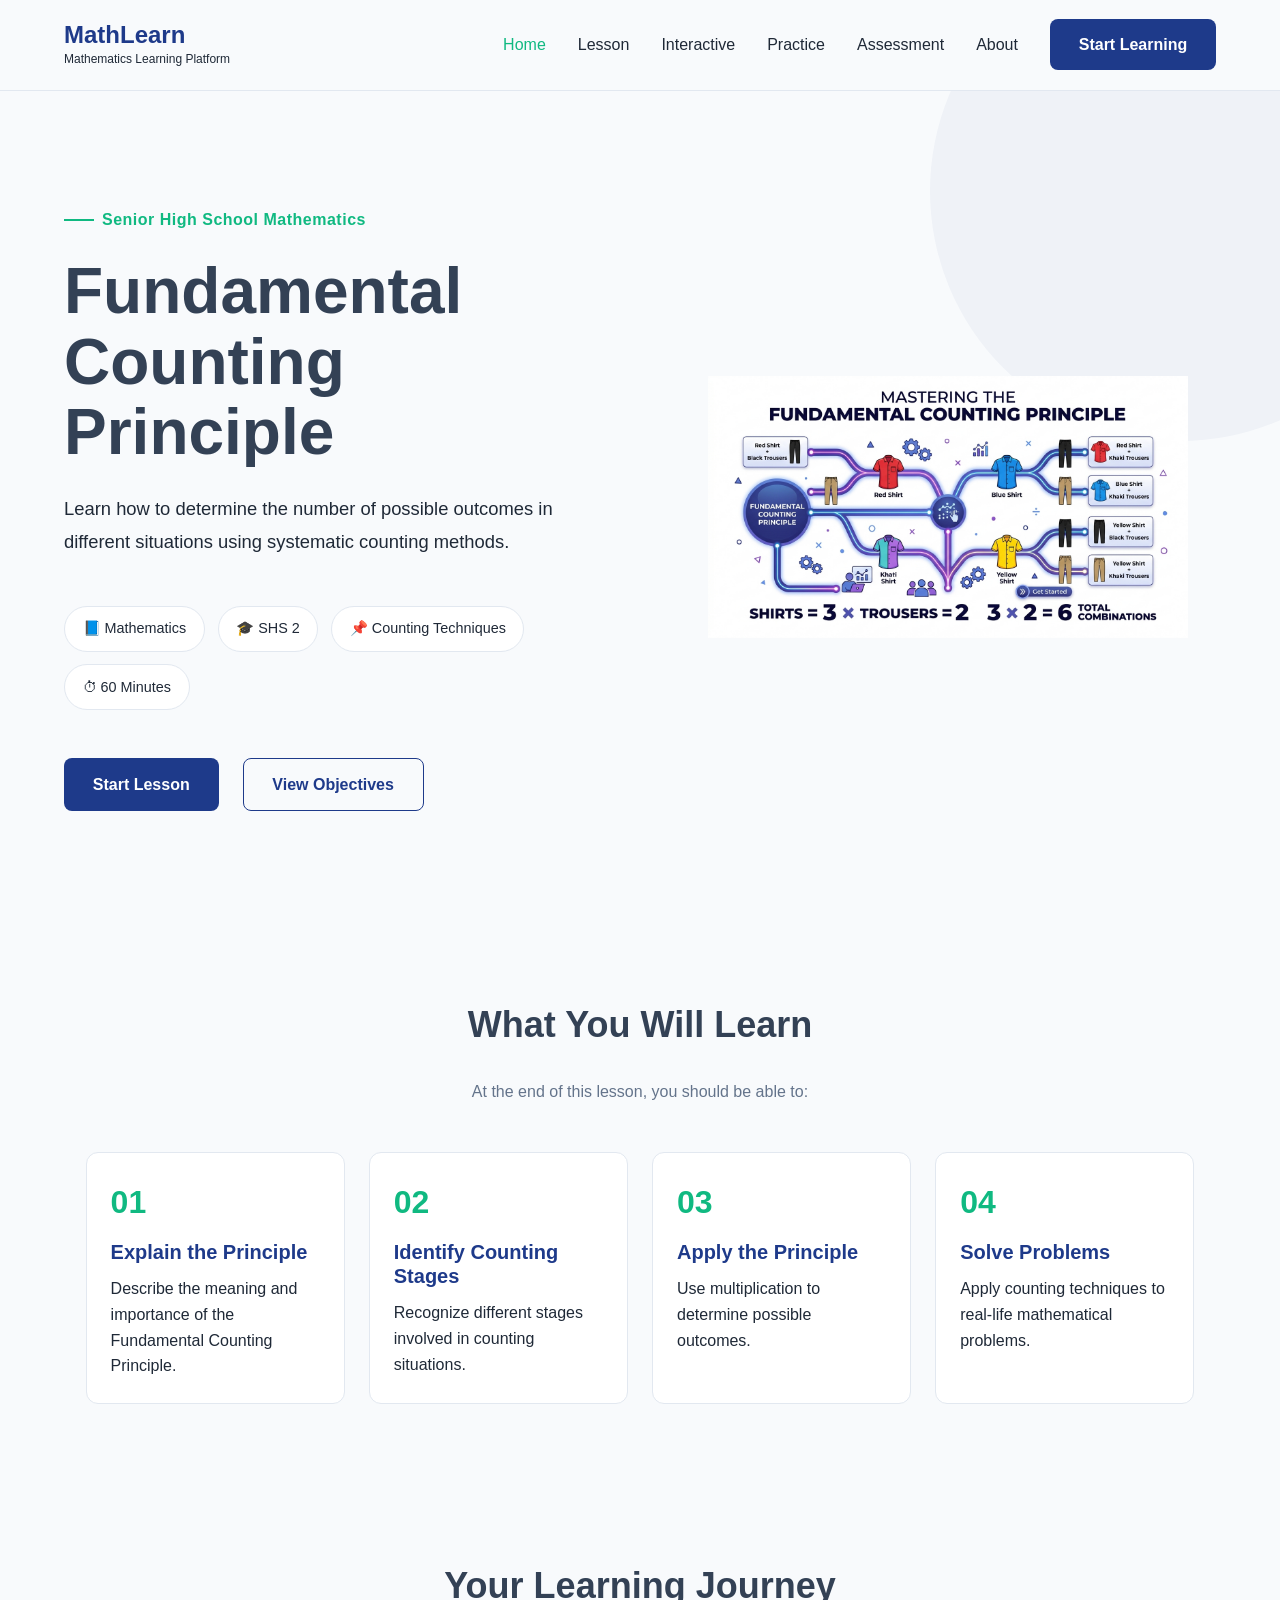
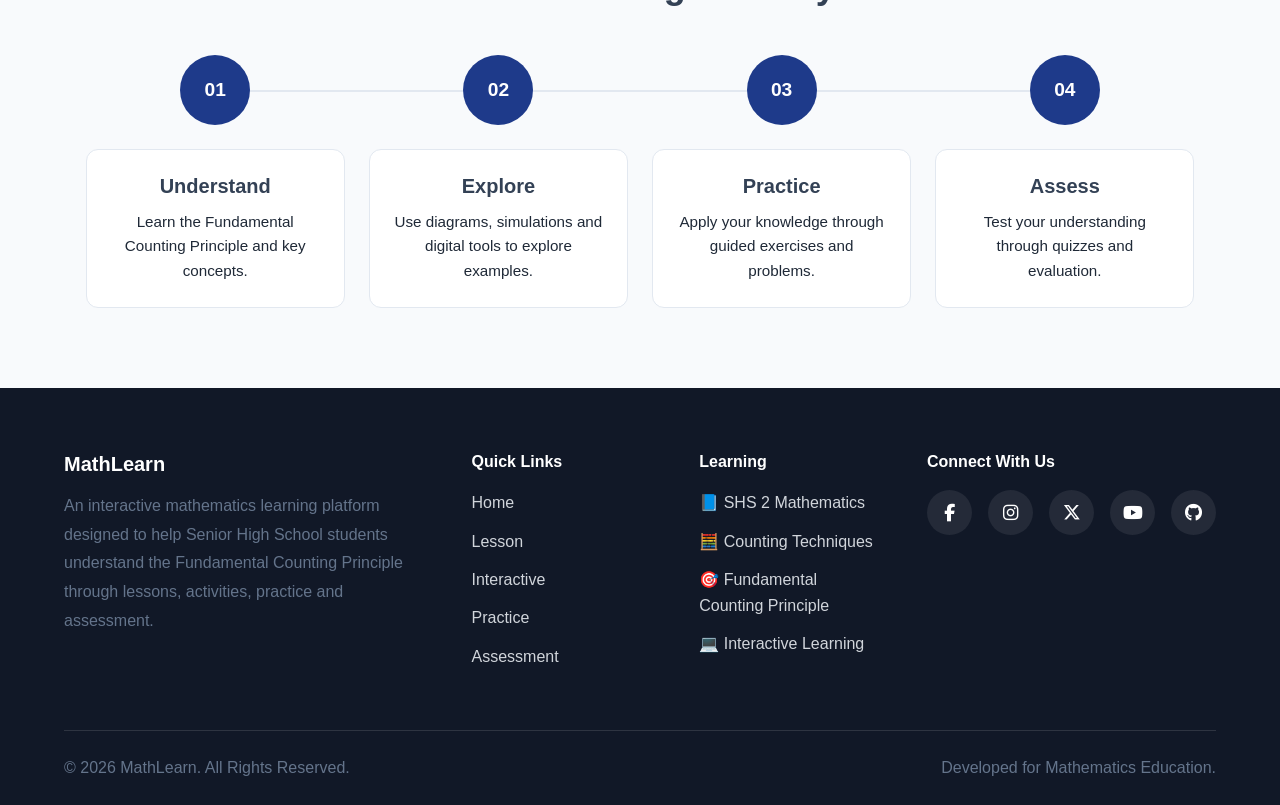
<file: index.html>
<!doctype html>
<html lang="en">
  <head>
    <!-- Page metadata and external resources. -->

    <meta charset="UTF-8" />

    <meta name="viewport" content="width=device-width, initial-scale=1.0" />

    <meta
      name="description"
      content="Interactive mathematics learning website on the Fundamental Counting Principle for SHS students."
    />

    <title>Fundamental Counting Principle | Mathematics Learning</title>

    <link
      rel="stylesheet"
      href="https://cdnjs.cloudflare.com/ajax/libs/font-awesome/6.7.2/css/all.min.css"
    />

    <link rel="stylesheet" href="css/variables.css" />

    <link rel="stylesheet" href="css/style.css" />

    <link rel="stylesheet" href="css/index.css" />
  </head>

  <body>
    <!-- Website header and navigation menu. -->

    <!-- Website header and navigation menu. -->

    <header class="header">
      <div class="container">
        <nav class="navbar">
          <a href="index.html" class="logo">
            <h2>MathLearn</h2>

            <span> Mathematics Learning Platform </span>
          </a>

          <!-- Mobile menu toggle button. -->

          <button class="menu-toggle" aria-label="Toggle navigation">
            <span></span>

            <span></span>

            <span></span>
          </button>

          <div class="nav-menu">
            <ul class="nav-links">
              <li>
                <a href="index.html"> Home </a>
              </li>

              <li>
                <a href="lesson.html"> Lesson </a>
              </li>

              <li>
                <a href="interactive.html"> Interactive </a>
              </li>

              <li>
                <a href="practice.html"> Practice </a>
              </li>

              <li>
                <a href="assessment.html"> Assessment </a>
              </li>

              <li>
                <a href="about.html">About</a>
              </li>
            </ul>

            <a href="lesson.html" class="btn btn-primary"> Start Learning </a>
          </div>
        </nav>
      </div>
    </header>

    <main>
      <!-- Hero section introducing the mathematics lesson. -->

      <section class="hero">
        <div class="container">
          <div class="hero-content">
            <p class="hero-label">Senior High School Mathematics</p>

            <h1>Fundamental Counting Principle</h1>

            <p class="hero-description">
              Learn how to determine the number of possible outcomes in
              different situations using systematic counting methods.
            </p>

            <div class="course-meta">
              <span> 📘 Mathematics </span>

              <span> 🎓 SHS 2 </span>

              <span> 📌 Counting Techniques </span>

              <span> ⏱ 60 Minutes </span>
            </div>

            <div class="hero-buttons">
              <a href="lesson.html" class="btn btn-primary"> Start Lesson </a>

              <a href="#objectives" class="btn btn-secondary">
                View Objectives
              </a>
            </div>
          </div>

          <div class="hero-image">
            <img
              src="images/illustration.png"
              alt="Illustration showing possible combinations using counting methods"
            />
          </div>
        </div>
      </section>

      <!-- Objectives section describing expected learner outcomes. -->

      <section id="objectives" class="objectives">
        <div class="container">
          <h2 class="section-title">What You Will Learn</h2>

          <p class="section-description">
            At the end of this lesson, you should be able to:
          </p>

          <div class="objective-grid">
            <article class="objective-card">
              <span> 01 </span>

              <h3>Explain the Principle</h3>

              <p>
                Describe the meaning and importance of the Fundamental Counting
                Principle.
              </p>
            </article>

            <article class="objective-card">
              <span> 02 </span>

              <h3>Identify Counting Stages</h3>

              <p>Recognize different stages involved in counting situations.</p>
            </article>

            <article class="objective-card">
              <span> 03 </span>

              <h3>Apply the Principle</h3>

              <p>Use multiplication to determine possible outcomes.</p>
            </article>

            <article class="objective-card">
              <span> 04 </span>

              <h3>Solve Problems</h3>

              <p>
                Apply counting techniques to real-life mathematical problems.
              </p>
            </article>
          </div>
        </div>
      </section>

      <!-- Learning roadmap guiding students through the website journey. -->

      <section class="learning-path">
        <div class="container">
          <h2 class="section-title">Your Learning Journey</h2>

          <div class="journey-container">
            <a href="lesson.html" class="path-card">
              <span class="step-number"> 01 </span>

              <div class="step-content">
                <h3>Understand</h3>

                <p>
                  Learn the Fundamental Counting Principle and key concepts.
                </p>
              </div>
            </a>

            <a href="interactive.html" class="path-card">
              <span class="step-number"> 02 </span>

              <div class="step-content">
                <h3>Explore</h3>

                <p>
                  Use diagrams, simulations and digital tools to explore
                  examples.
                </p>
              </div>
            </a>

            <a href="practice.html" class="path-card">
              <span class="step-number"> 03 </span>

              <div class="step-content">
                <h3>Practice</h3>

                <p>
                  Apply your knowledge through guided exercises and problems.
                </p>
              </div>
            </a>

            <a href="assessment.html" class="path-card">
              <span class="step-number"> 04 </span>

              <div class="step-content">
                <h3>Assess</h3>

                <p>Test your understanding through quizzes and evaluation.</p>
              </div>
            </a>
          </div>
        </div>
      </section>
    </main>
    <!-- Website footer information. -->

    <footer class="footer">
      <div class="container">
        <div class="footer-grid">
          <!-- About -->

          <div class="footer-column">
            <h3 class="footer-logo">MathLearn</h3>

            <p>
              An interactive mathematics learning platform designed to help
              Senior High School students understand the Fundamental Counting
              Principle through lessons, activities, practice and assessment.
            </p>
          </div>

          <!-- Quick Links -->

          <div class="footer-column">
            <h4>Quick Links</h4>

            <ul class="footer-links">
              <li><a href="index.html">Home</a></li>

              <li><a href="lesson.html">Lesson</a></li>

              <li><a href="interactive.html">Interactive</a></li>

              <li><a href="practice.html">Practice</a></li>

              <li><a href="assessment.html">Assessment</a></li>
            </ul>
          </div>

          <!-- Learning -->

          <div class="footer-column">
            <h4>Learning</h4>

            <ul class="footer-links">
              <li>📘 SHS 2 Mathematics</li>

              <li>🧮 Counting Techniques</li>

              <li>🎯 Fundamental Counting Principle</li>

              <li>💻 Interactive Learning</li>
            </ul>
          </div>

          <!-- Social -->

          <div class="footer-column">
            <h4>Connect With Us</h4>

            <div class="social-links">
              <a href="https://www.facebook.com" aria-label="Facebook">
                <i class="fab fa-facebook-f"></i>
              </a>

              <a href="https://www.instagram.com" aria-label="Instagram">
                <i class="fab fa-instagram"></i>
              </a>

              <a href="https://www.x.com" aria-label="Twitter">
                <i class="fab fa-x-twitter"></i>
              </a>

              <a href="https://www.youtube.com" aria-label="YouTube">
                <i class="fab fa-youtube"></i>
              </a>

              <a href="https://www.github.com" aria-label="GitHub">
                <i class="fab fa-github"></i>
              </a>
            </div>
          </div>
        </div>

        <div class="footer-bottom">
          <p>© 2026 MathLearn. All Rights Reserved.</p>

          <p>Developed for Mathematics Education.</p>
        </div>
      </div>
    </footer>

    <script src="js/navbar.js"></script>
  </body>
</html>
</file>
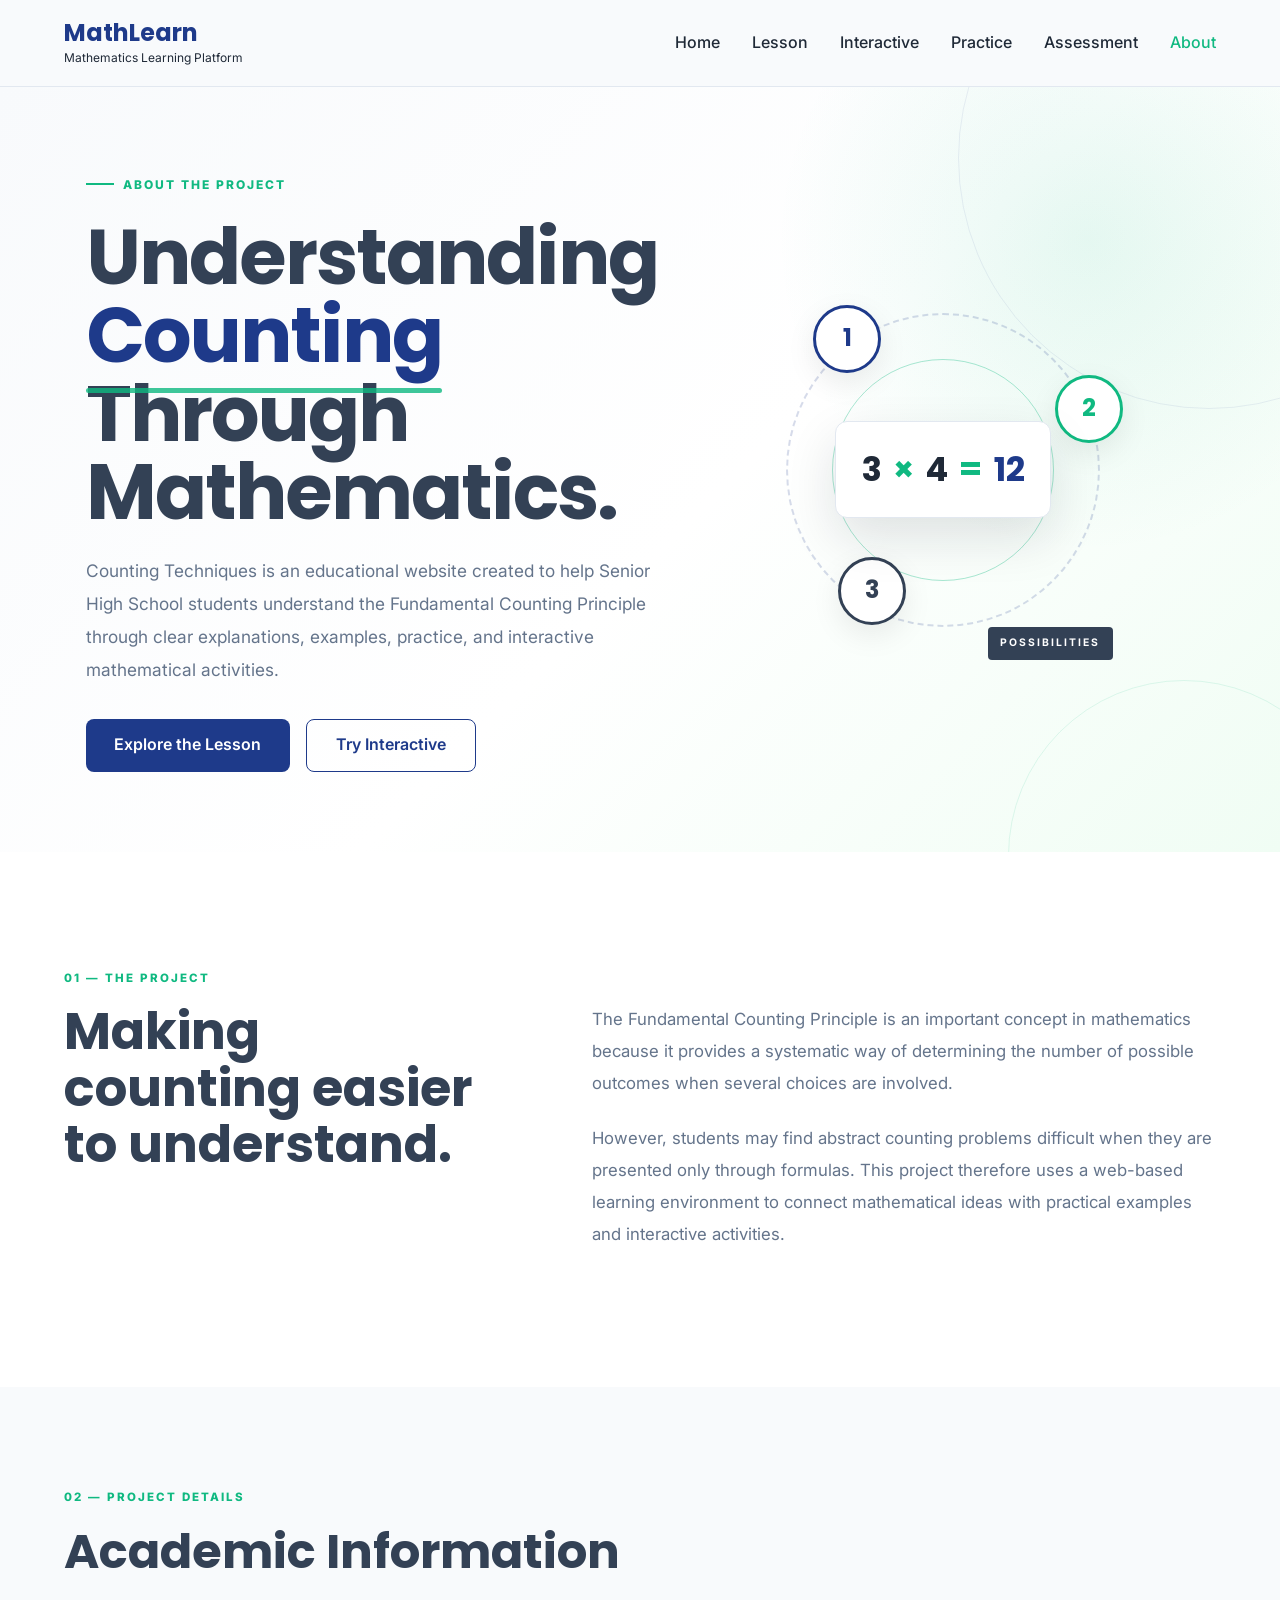
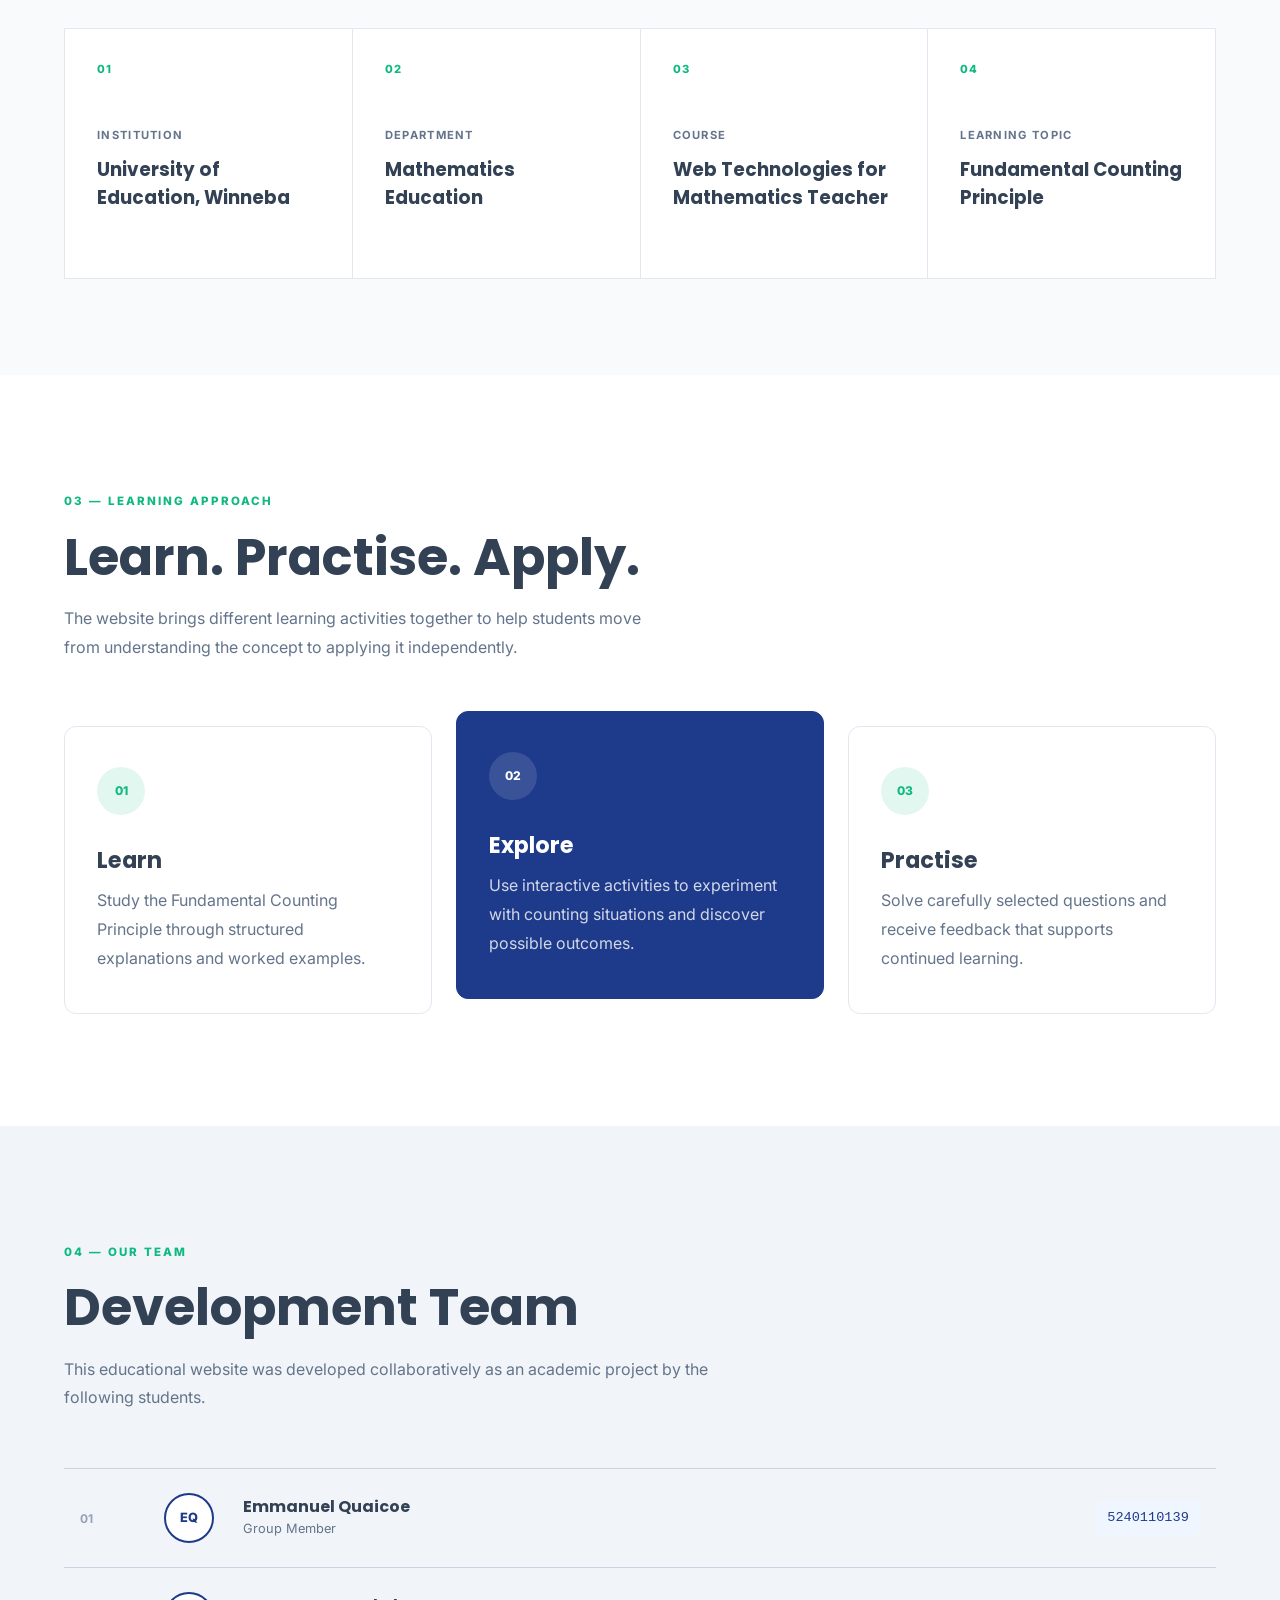
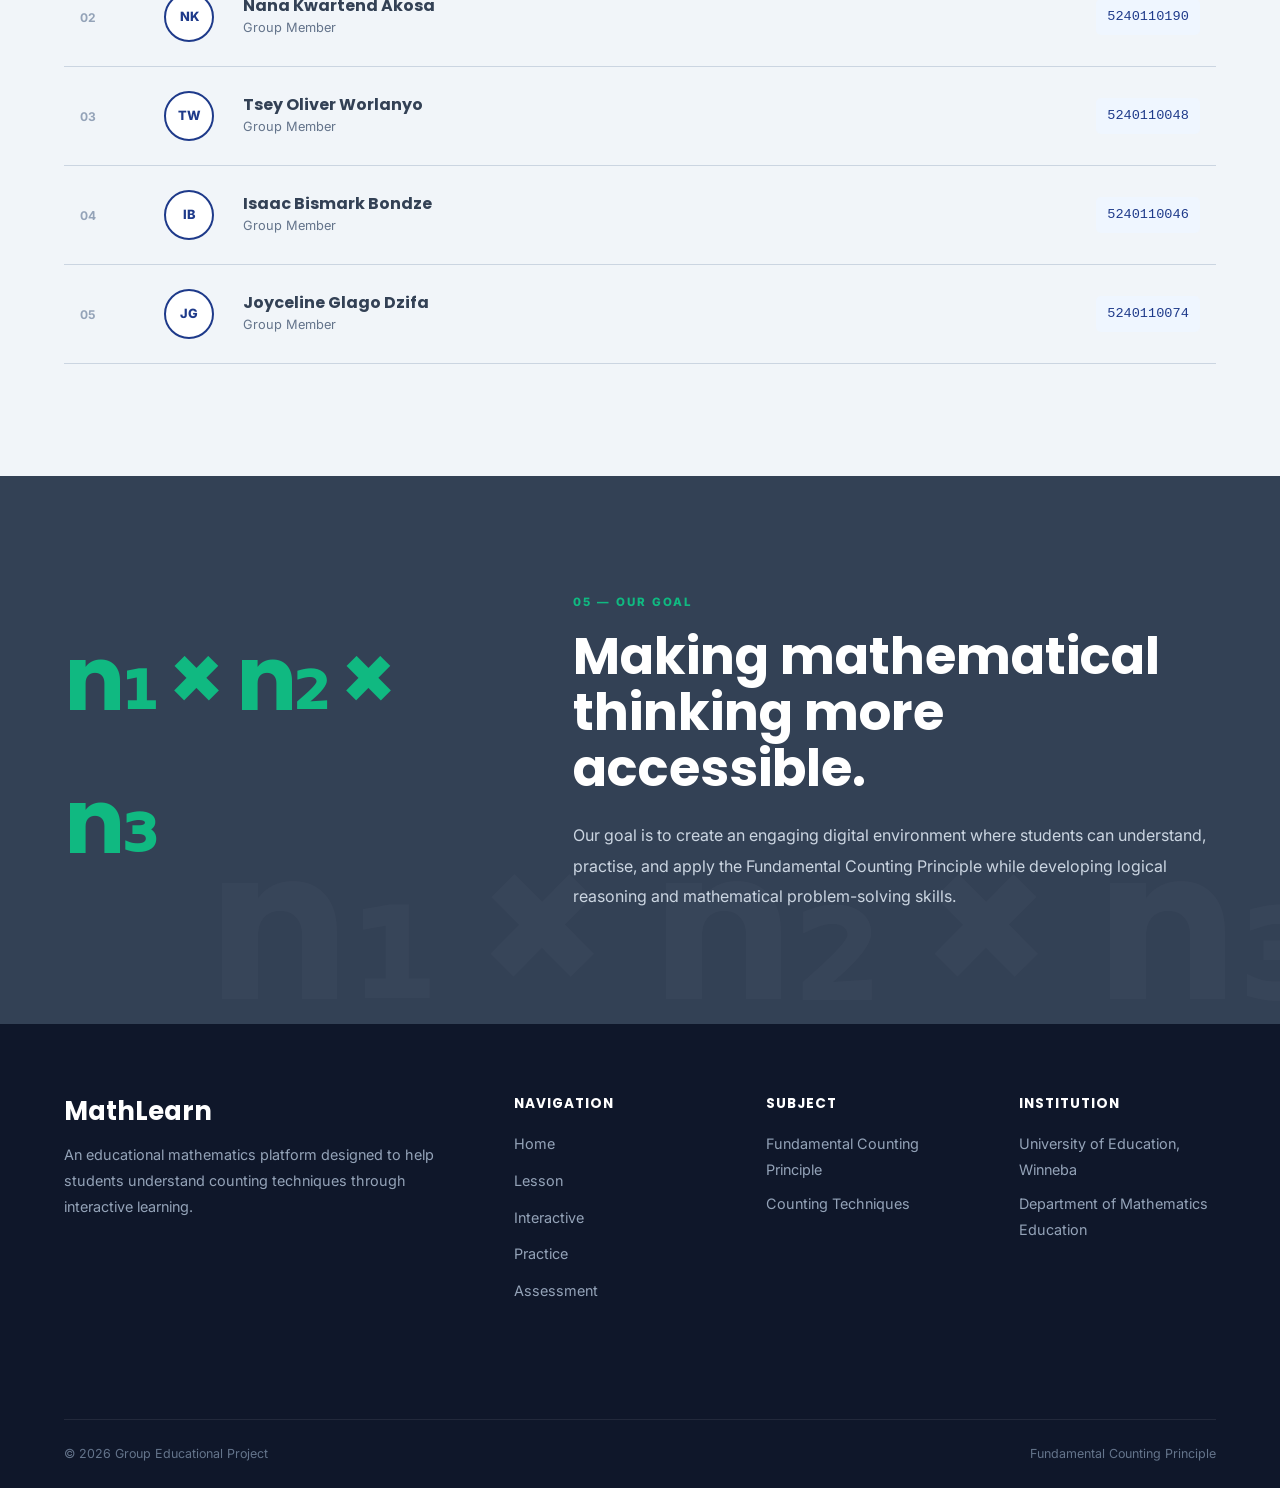
<file: about.html>
<!doctype html>
<html lang="en">
  <head>
    <meta charset="UTF-8" />

    <meta name="viewport" content="width=device-width, initial-scale=1.0" />

    <title>About | Counting Techniques</title>

    <!-- Google Fonts -->
    <link
      href="https://fonts.googleapis.com/css2?family=Inter:wght@400;500;600;700&family=Poppins:wght@500;600;700&display=swap"
      rel="stylesheet"
    />

    <!-- Styles -->
    <link rel="stylesheet" href="css/variables.css" />
    <link rel="stylesheet" href="css/style.css" />
    <link rel="stylesheet" href="css/about.css" />
  </head>

  <body>
    <!-- =========================================
         HEADER
    ========================================== -->

    <header class="header">
      <div class="container navbar">
        <a href="index.html" class="logo">
          <h2>MathLearn</h2>
          <span>Mathematics Learning Platform</span>
        </a>

        <button
          class="menu-toggle"
          id="menuToggle"
          aria-label="Open navigation menu"
          aria-expanded="false"
        >
          <span></span>
          <span></span>
          <span></span>
        </button>

        <nav class="nav-menu" id="navMenu">
          <ul class="nav-links">
            <li>
              <a href="index.html">Home</a>
            </li>

            <li>
              <a href="lesson.html">Lesson</a>
            </li>

            <li>
              <a href="interactive.html">Interactive</a>
            </li>

            <li>
              <a href="practice.html">Practice</a>
            </li>

            <li>
              <a href="assessment.html">Assessment</a>
            </li>

            <li>
              <a href="about.html" class="active"> About </a>
            </li>
          </ul>
        </nav>
      </div>
    </header>

    <main>
      <!-- =========================================
           HERO
      ========================================== -->

      <section class="counting-hero">
        <div class="container counting-hero-grid">
          <div class="hero-content">
            <span class="hero-kicker"> ABOUT THE PROJECT </span>

            <h1>
              Understanding
              <span>Counting</span>
              Through Mathematics.
            </h1>

            <p>
              Counting Techniques is an educational website created to help
              Senior High School students understand the Fundamental Counting
              Principle through clear explanations, examples, practice, and
              interactive mathematical activities.
            </p>

            <div class="hero-actions">
              <a href="lesson.html" class="btn btn-primary">
                Explore the Lesson
              </a>

              <a href="interactive.html" class="btn btn-secondary">
                Try Interactive
              </a>
            </div>
          </div>

          <!-- Mathematical visual -->

          <div class="math-display">
            <div class="math-circle circle-one">1</div>

            <div class="math-circle circle-two">2</div>

            <div class="math-circle circle-three">3</div>

            <div class="math-equation">
              <span>3</span>
              <strong>×</strong>
              <span>4</span>
              <strong>=</strong>
              <span class="answer">12</span>
            </div>

            <div class="math-label">POSSIBILITIES</div>
          </div>
        </div>
      </section>

      <!-- =========================================
           PROJECT INTRODUCTION
      ========================================== -->

      <section class="project-story">
        <div class="container story-grid">
          <div class="story-heading">
            <span class="section-label"> 01 — THE PROJECT </span>

            <h2>Making counting easier to understand.</h2>
          </div>

          <div class="story-content">
            <p>
              The Fundamental Counting Principle is an important concept in
              mathematics because it provides a systematic way of determining
              the number of possible outcomes when several choices are involved.
            </p>

            <p>
              However, students may find abstract counting problems difficult
              when they are presented only through formulas. This project
              therefore uses a web-based learning environment to connect
              mathematical ideas with practical examples and interactive
              activities.
            </p>
          </div>
        </div>
      </section>

      <!-- =========================================
           ACADEMIC INFORMATION
      ========================================== -->

      <section class="academic-section">
        <div class="container">
          <div class="academic-heading">
            <span class="section-label"> 02 — PROJECT DETAILS </span>

            <h2>Academic Information</h2>
          </div>

          <div class="academic-grid">
            <article class="academic-card">
              <span class="card-number"> 01 </span>

              <span class="card-label"> Institution </span>

              <h3>University of Education, Winneba</h3>
            </article>

            <article class="academic-card">
              <span class="card-number"> 02 </span>

              <span class="card-label"> Department </span>

              <h3>Mathematics Education</h3>
            </article>

            <article class="academic-card">
              <span class="card-number"> 03 </span>

              <span class="card-label"> Course </span>

              <h3>Web Technologies for Mathematics Teacher</h3>
            </article>

            <article class="academic-card">
              <span class="card-number"> 04 </span>

              <span class="card-label"> Learning Topic </span>

              <h3>Fundamental Counting Principle</h3>
            </article>
          </div>
        </div>
      </section>

      <!-- =========================================
           LEARNING APPROACH
      ========================================== -->

      <section class="approach-section">
        <div class="container">
          <div class="approach-heading">
            <span class="section-label"> 03 — LEARNING APPROACH </span>

            <h2>Learn. Practise. Apply.</h2>

            <p>
              The website brings different learning activities together to help
              students move from understanding the concept to applying it
              independently.
            </p>
          </div>

          <div class="approach-grid">
            <article class="approach-item">
              <div class="approach-icon">01</div>

              <h3>Learn</h3>

              <p>
                Study the Fundamental Counting Principle through structured
                explanations and worked examples.
              </p>
            </article>

            <article class="approach-item featured">
              <div class="approach-icon">02</div>

              <h3>Explore</h3>

              <p>
                Use interactive activities to experiment with counting
                situations and discover possible outcomes.
              </p>
            </article>

            <article class="approach-item">
              <div class="approach-icon">03</div>

              <h3>Practise</h3>

              <p>
                Solve carefully selected questions and receive feedback that
                supports continued learning.
              </p>
            </article>
          </div>
        </div>
      </section>

      <!-- =========================================
           DEVELOPMENT TEAM
      ========================================== -->

      <section class="team-section">
        <div class="container">
          <div class="team-heading">
            <span class="section-label"> 04 — OUR TEAM </span>

            <h2>Development Team</h2>

            <p>
              This educational website was developed collaboratively as an
              academic project by the following students.
            </p>
          </div>

          <div class="team-list">
            <article class="team-member">
              <span class="member-number"> 01 </span>

              <div class="member-initial">EQ</div>

              <div class="member-info">
                <h3>Emmanuel Quaicoe</h3>

                <p>Group Member</p>
              </div>

              <span class="member-index"> 5240110139 </span>
            </article>

            <article class="team-member">
              <span class="member-number"> 02 </span>

              <div class="member-initial">NK</div>

              <div class="member-info">
                <h3>Nana Kwartend Akosa</h3>

                <p>Group Member</p>
              </div>

              <span class="member-index"> 5240110190 </span>
            </article>

            <article class="team-member">
              <span class="member-number"> 03 </span>

              <div class="member-initial">TW</div>

              <div class="member-info">
                <h3>Tsey Oliver Worlanyo</h3>

                <p>Group Member</p>
              </div>

              <span class="member-index"> 5240110048 </span>
            </article>

            <article class="team-member">
              <span class="member-number"> 04 </span>

              <div class="member-initial">IB</div>

              <div class="member-info">
                <h3>Isaac Bismark Bondze</h3>

                <p>Group Member</p>
              </div>

              <span class="member-index"> 5240110046 </span>
            </article>

            <article class="team-member">
              <span class="member-number"> 05 </span>

              <div class="member-initial">JG</div>

              <div class="member-info">
                <h3>Joyceline Glago Dzifa</h3>

                <p>Group Member</p>
              </div>

              <span class="member-index"> 5240110074 </span>
            </article>
          </div>
        </div>
      </section>

      <!-- =========================================
           EDUCATIONAL GOAL
      ========================================== -->

      <section class="goal-section">
        <div class="container">
          <div class="goal-content">
            <div class="goal-formula">n₁ × n₂ × n₃</div>

            <div class="goal-text">
              <span class="section-label"> 05 — OUR GOAL </span>

              <h2>Making mathematical thinking more accessible.</h2>

              <p>
                Our goal is to create an engaging digital environment where
                students can understand, practise, and apply the Fundamental
                Counting Principle while developing logical reasoning and
                mathematical problem-solving skills.
              </p>
            </div>
          </div>
        </div>
      </section>
    </main>

    <!-- =========================================
         FOOTER
    ========================================== -->

    <footer class="footer">
      <div class="container">
        <div class="footer-grid">
          <div class="footer-column">
            <h3 class="footer-logo">MathLearn</h3>

            <p>
              An educational mathematics platform designed to help students
              understand counting techniques through interactive learning.
            </p>
          </div>

          <div class="footer-column">
            <h4>Navigation</h4>

            <ul class="footer-links">
              <li>
                <a href="index.html">Home</a>
              </li>

              <li>
                <a href="lesson.html">Lesson</a>
              </li>

              <li>
                <a href="interactive.html">Interactive</a>
              </li>

              <li>
                <a href="practice.html">Practice</a>
              </li>

              <li>
                <a href="assessment.html">Assessment</a>
              </li>
            </ul>
          </div>

          <div class="footer-column">
            <h4>Subject</h4>

            <p>Fundamental Counting Principle</p>

            <p>Counting Techniques</p>
          </div>

          <div class="footer-column">
            <h4>Institution</h4>

            <p>University of Education, Winneba</p>

            <p>Department of Mathematics Education</p>
          </div>
        </div>

        <div class="footer-bottom">
          <p>© 2026 Group Educational Project</p>

          <p>Fundamental Counting Principle</p>
        </div>
      </div>
    </footer>

    <script src="js/navbar.js"></script>
  </body>
</html>
</file>
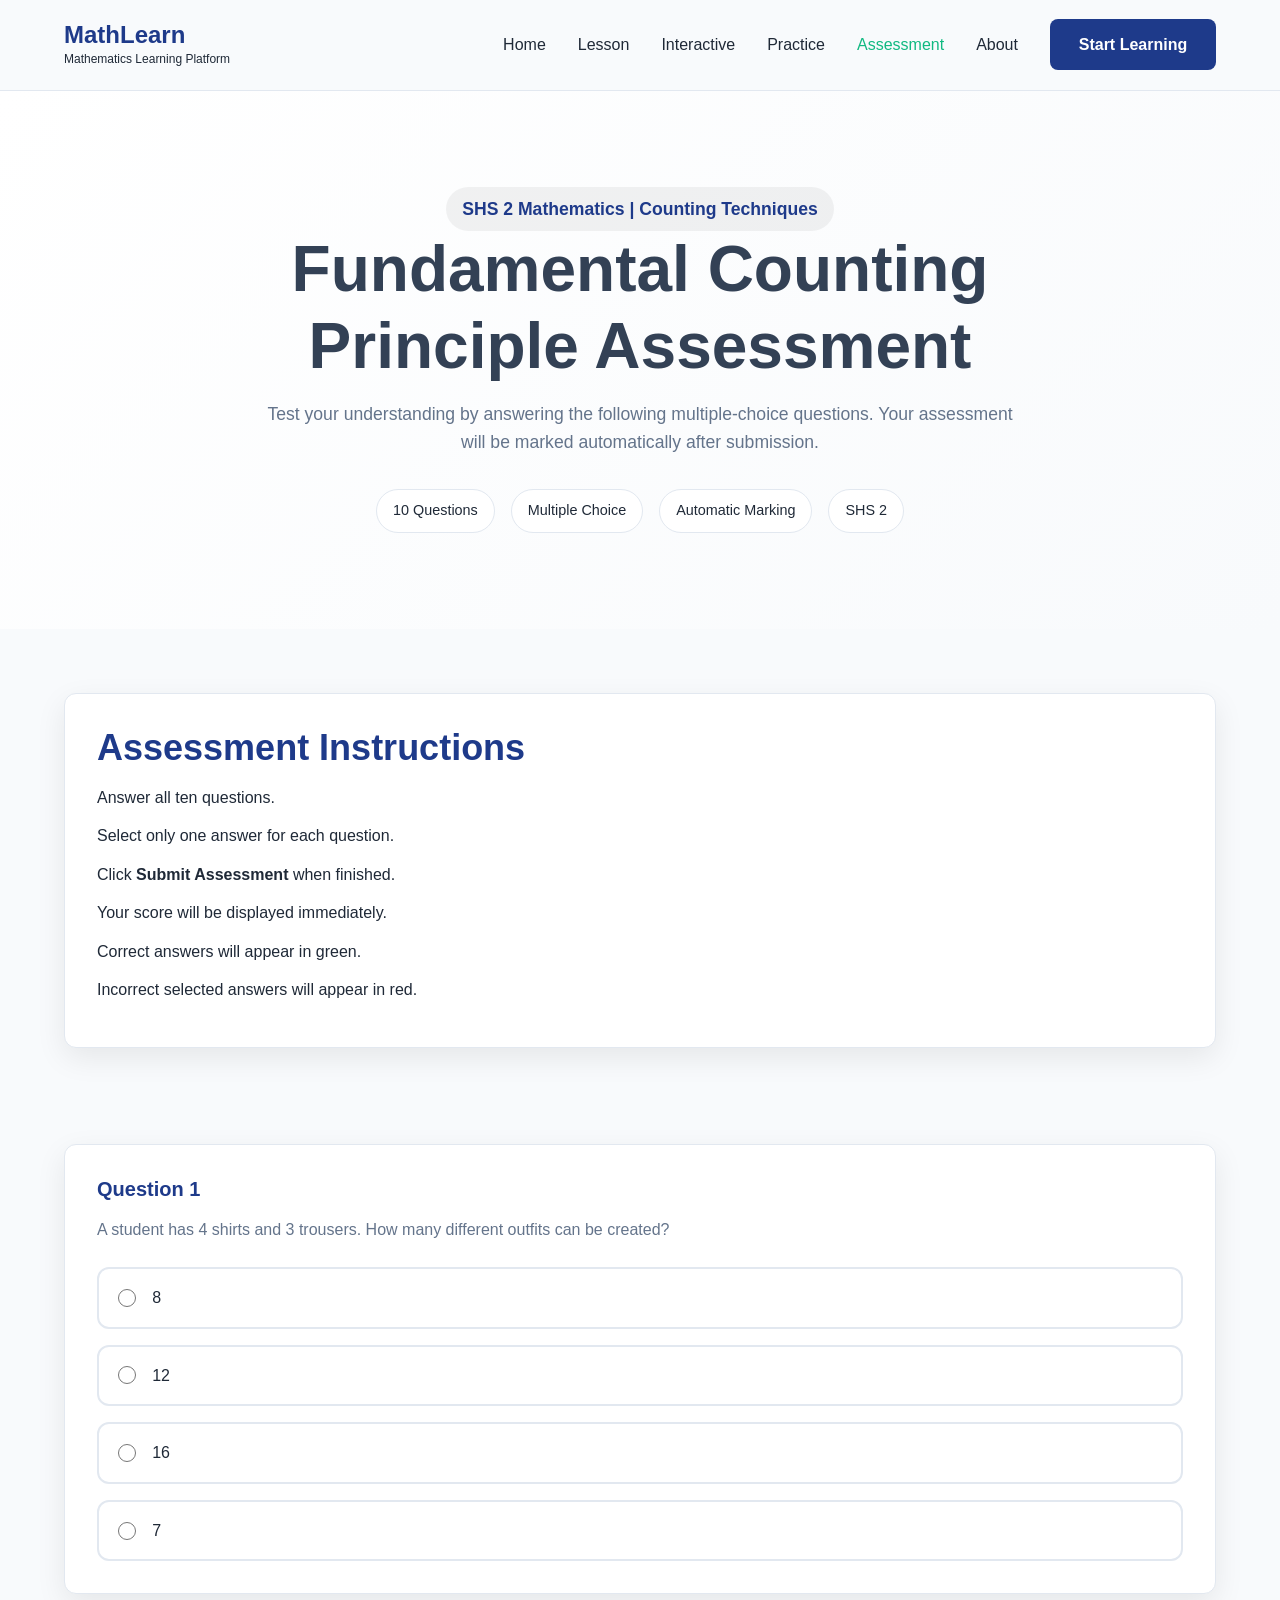
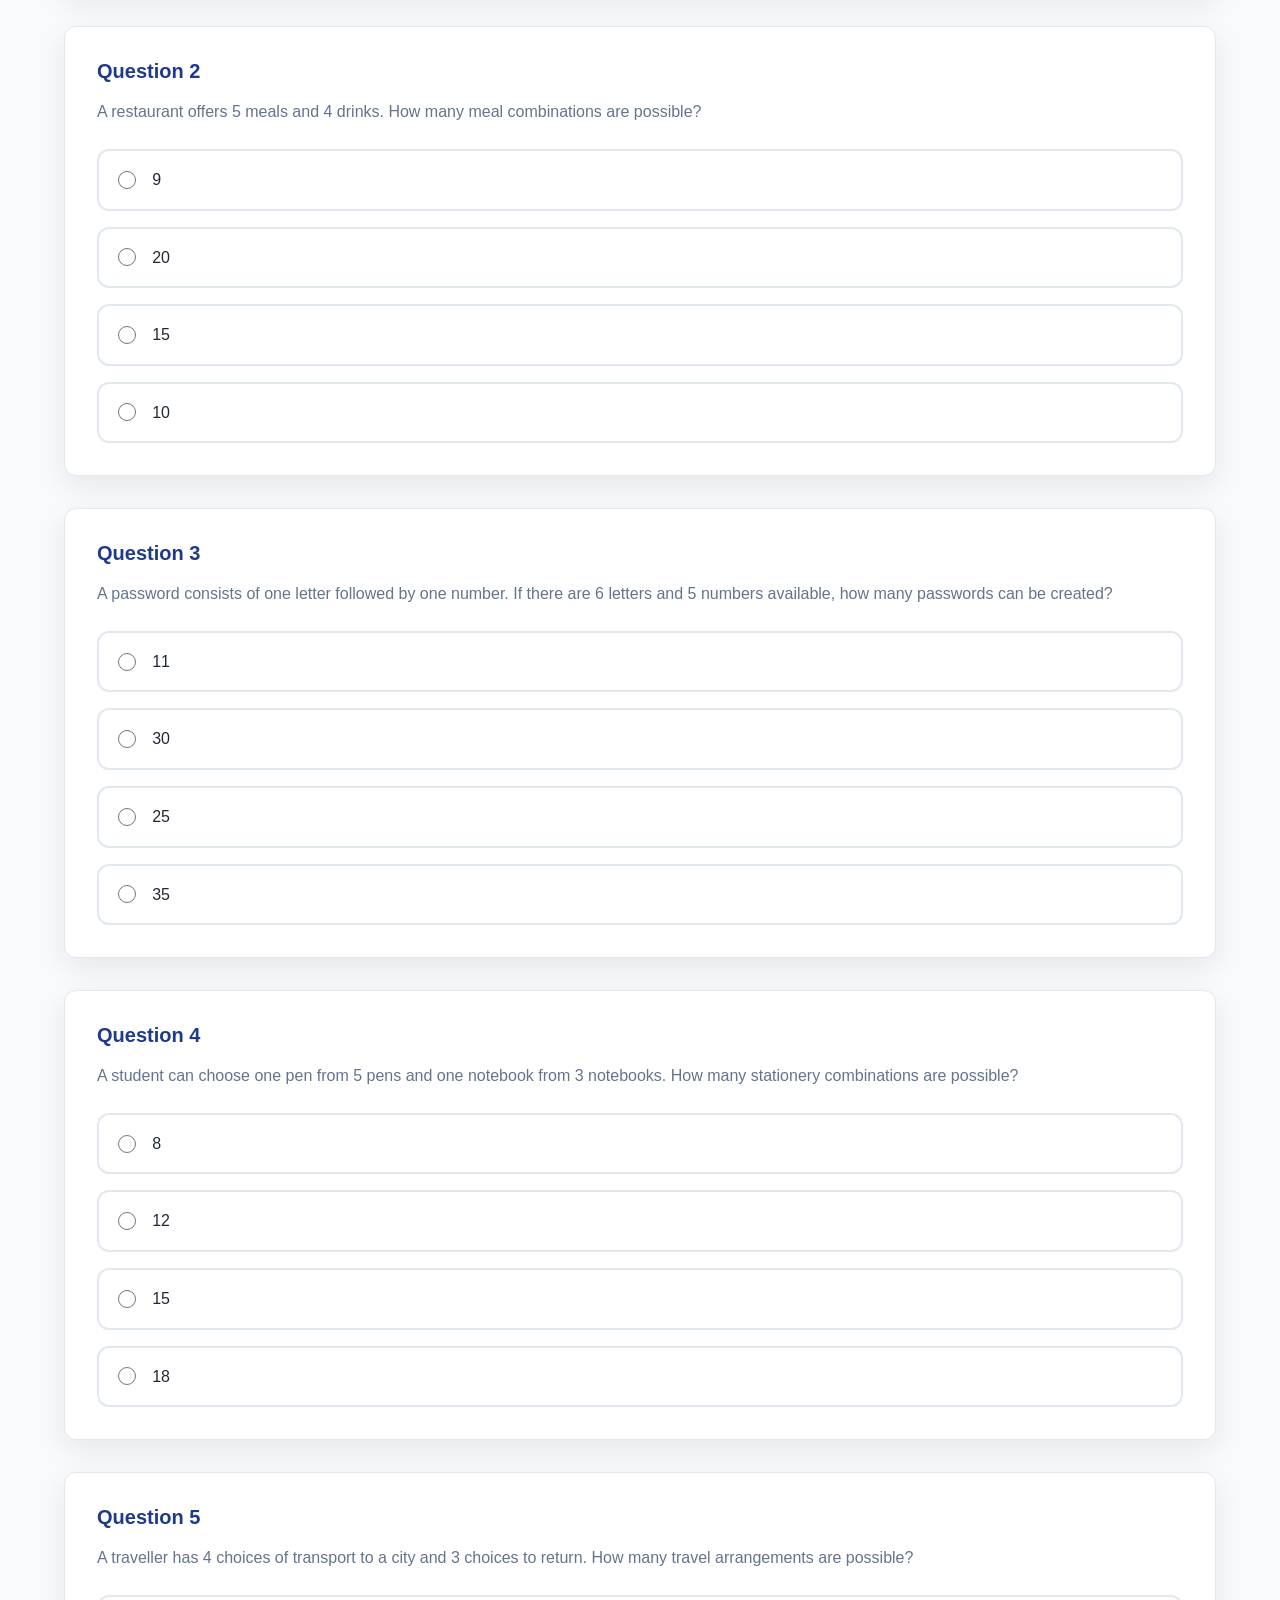
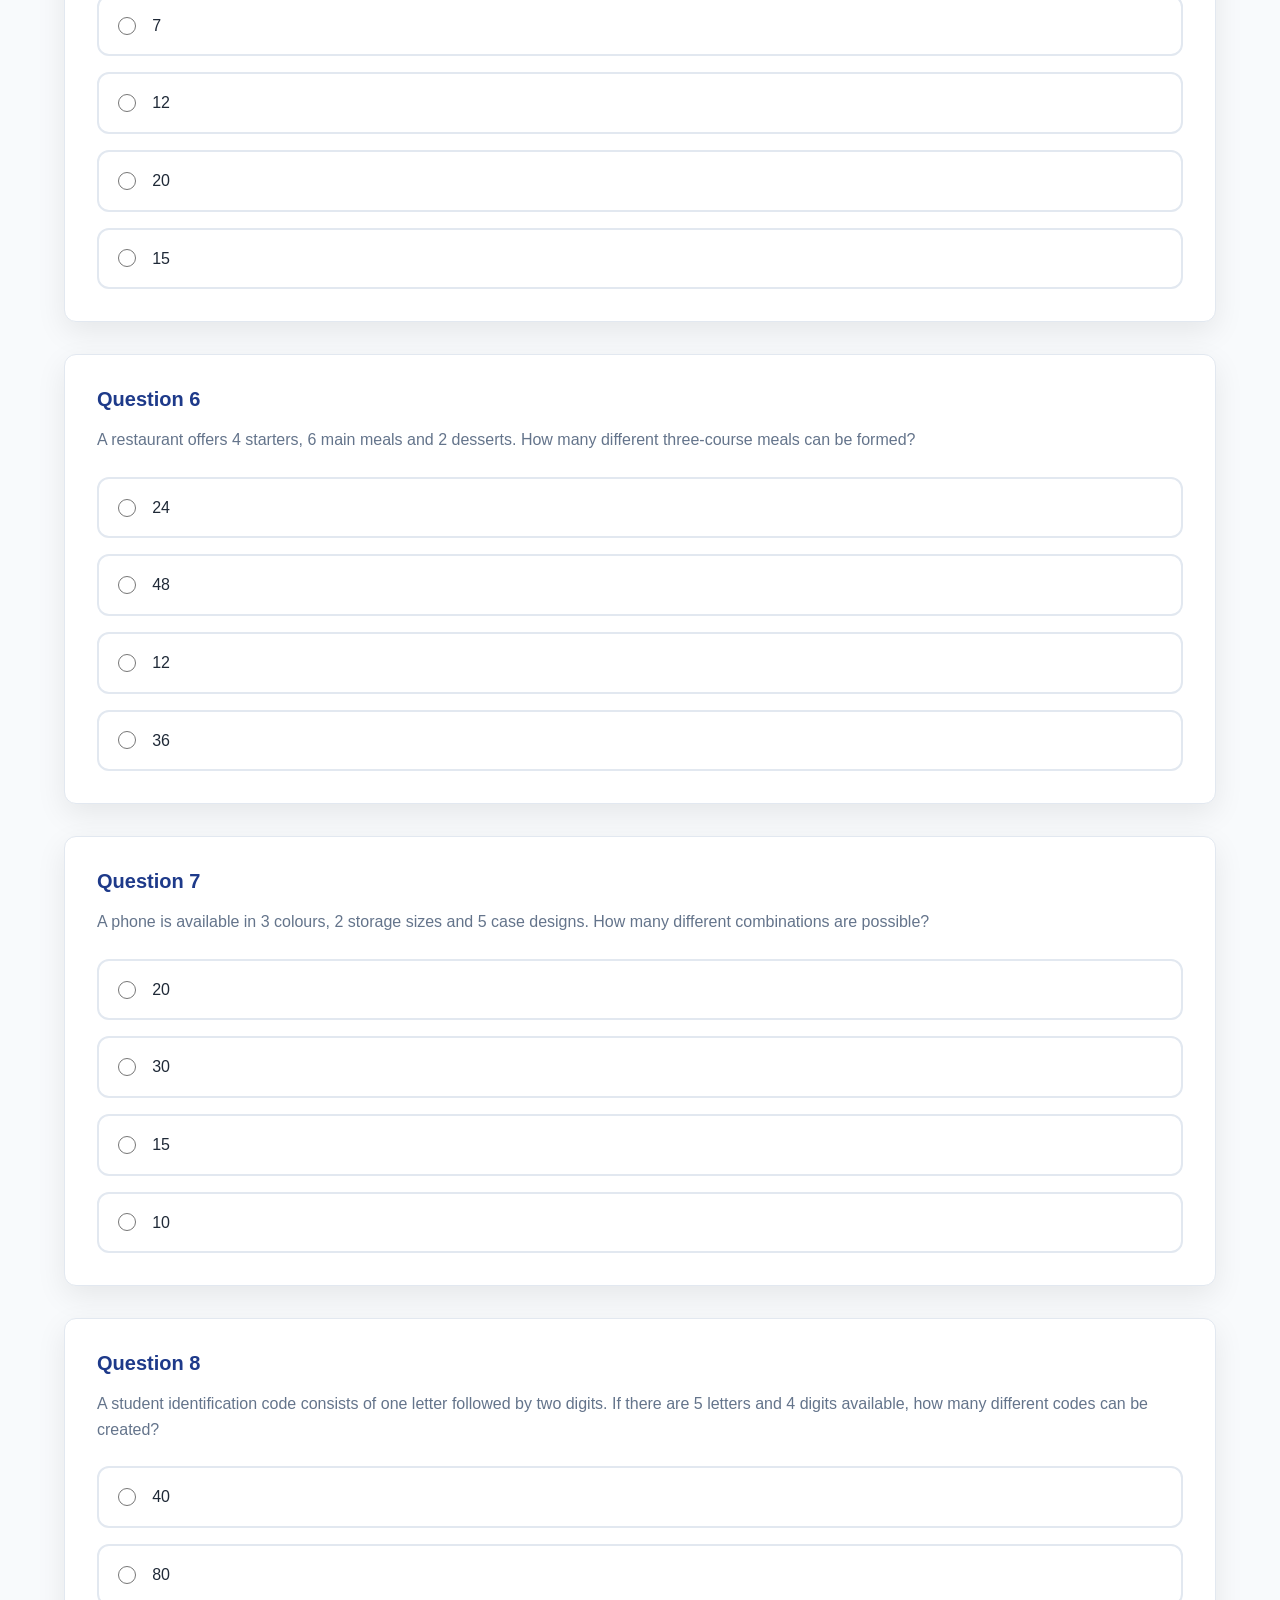
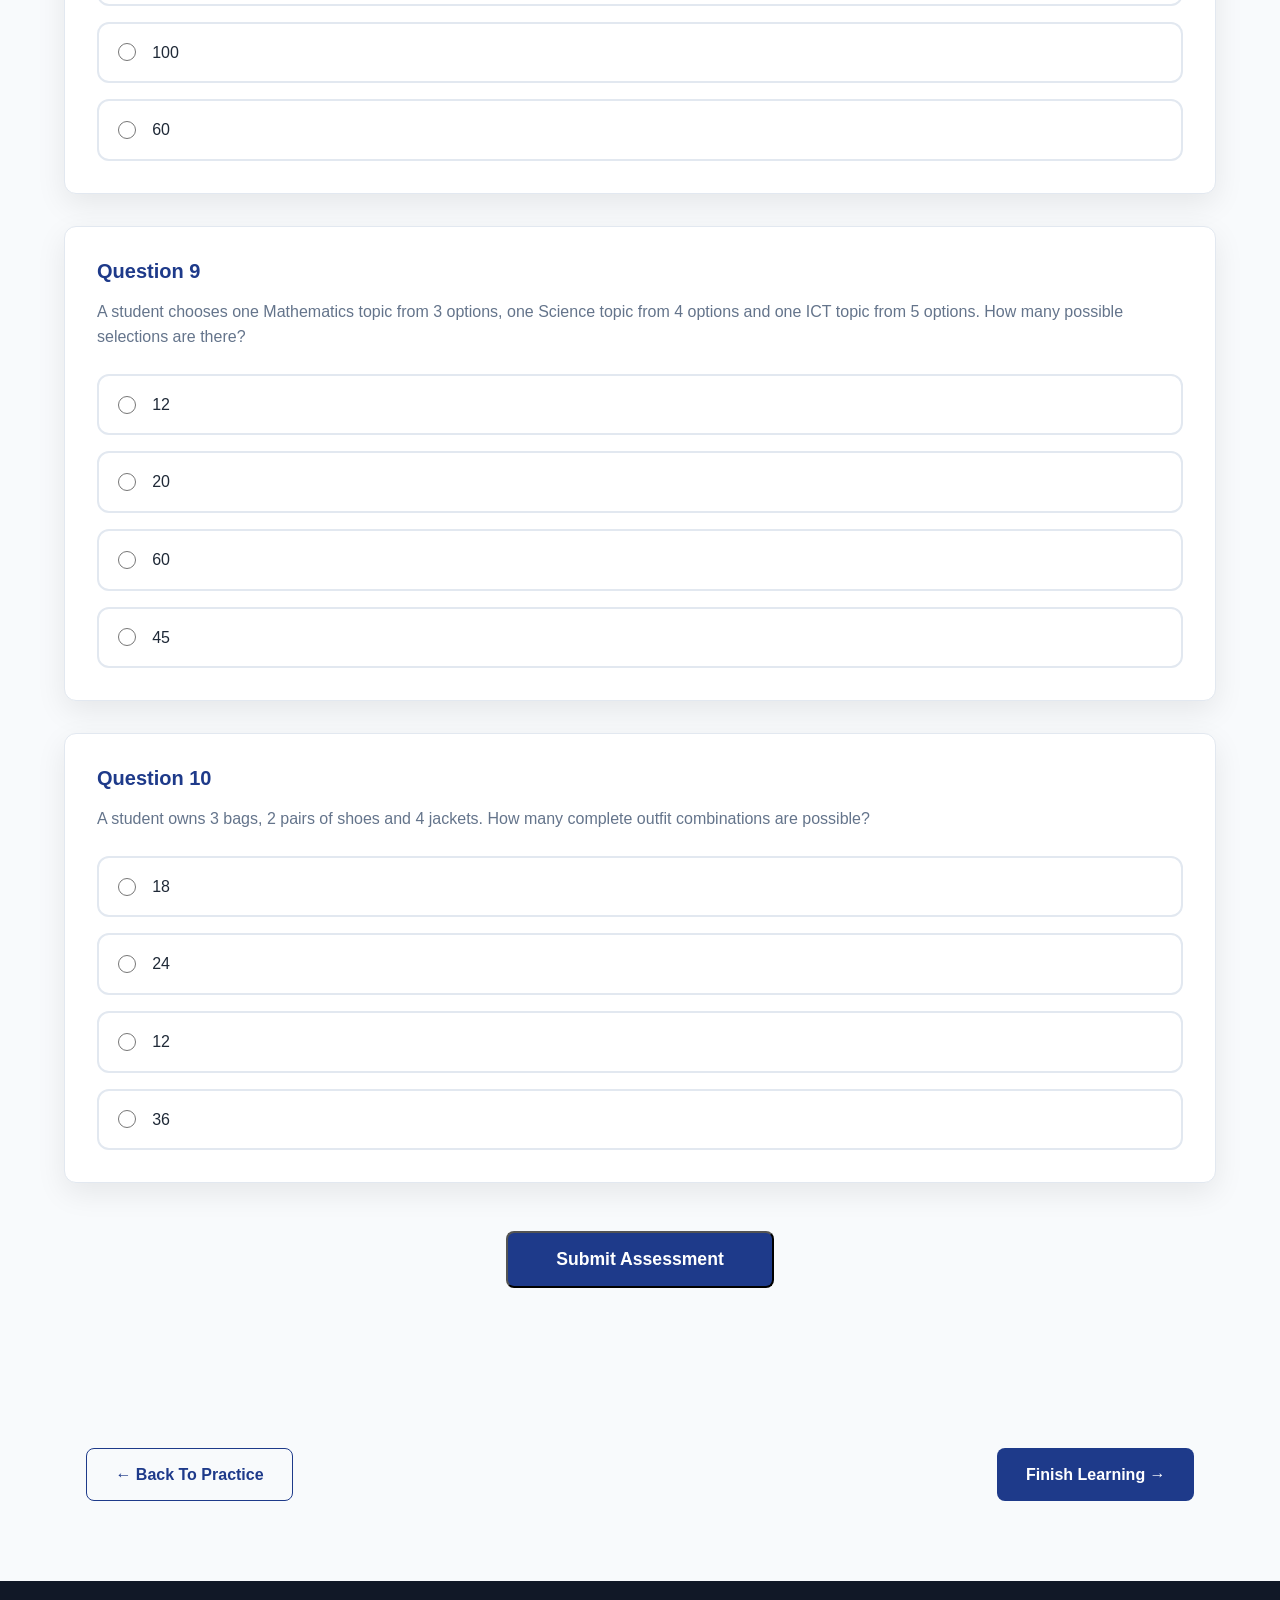
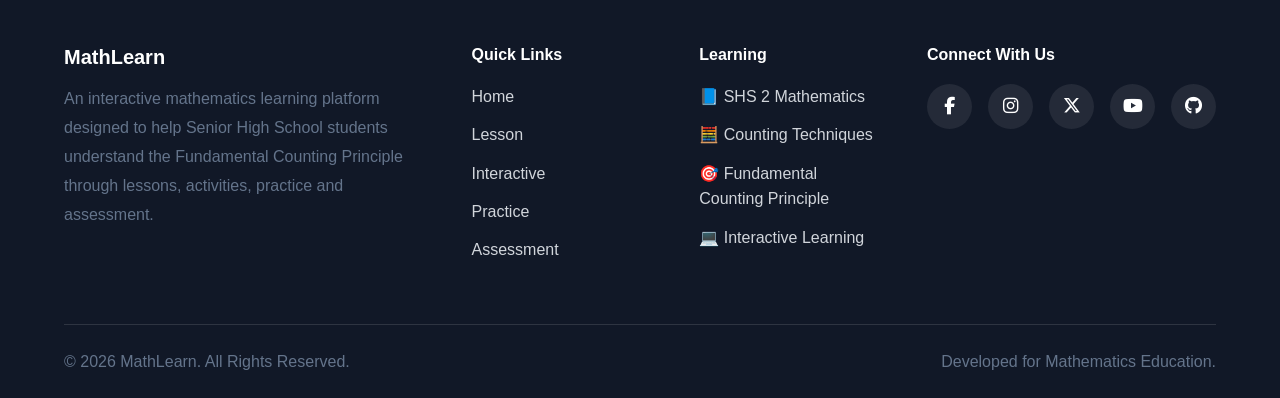
<file: assessment.html>
<!doctype html>
<html lang="en">
  <head>
    <meta charset="UTF-8" />

    <meta name="viewport" content="width=device-width, initial-scale=1.0" />

    <meta
      name="description"
      content="Assess your understanding of the Fundamental Counting Principle."
    />

    <title>Assessment | Fundamental Counting Principle</title>

    <link
      rel="stylesheet"
      href="https://cdnjs.cloudflare.com/ajax/libs/font-awesome/6.7.2/css/all.min.css"
    />

    <link rel="stylesheet" href="css/variables.css" />

    <link rel="stylesheet" href="css/style.css" />

    <link rel="stylesheet" href="css/assessment.css" />
  </head>

  <body>
    <!-- Header -->

    <header class="header">
      <div class="container">
        <nav class="navbar">
          <a href="index.html" class="logo">
            <h2>MathLearn</h2>
            <span>Mathematics Learning Platform</span>
          </a>

          <button class="menu-toggle" aria-label="Toggle navigation">
            <span></span>
            <span></span>
            <span></span>
          </button>

          <div class="nav-menu">
            <ul class="nav-links">
              <li>
                <a href="index.html">Home</a>
              </li>

              <li>
                <a href="lesson.html">Lesson</a>
              </li>

              <li>
                <a href="interactive.html">Interactive</a>
              </li>

              <li>
                <a href="practice.html">Practice</a>
              </li>

              <li>
                <a href="assessment.html" class="active">Assessment</a>
              </li>
              <li>
                <a href="about.html">About</a>
              </li>
            </ul>

            <a href="lesson.html" class="btn btn-primary"> Start Learning </a>
          </div>
        </nav>
      </div>
    </header>

    <main>
      <!-- Hero -->

      <section class="assessment-hero">
        <div class="container">
          <div class="assessment-hero-content">
            <p class="assessment-label">
              SHS 2 Mathematics | Counting Techniques
            </p>

            <h1>Fundamental Counting Principle Assessment</h1>

            <p>
              Test your understanding by answering the following multiple-choice
              questions. Your assessment will be marked automatically after
              submission.
            </p>

            <div class="assessment-info">
              <span>10 Questions</span>

              <span>Multiple Choice</span>

              <span>Automatic Marking</span>

              <span>SHS 2</span>
            </div>
          </div>
        </div>
      </section>

      <!-- Instructions -->

      <section class="assessment-instructions">
        <div class="container">
          <div class="instruction-card">
            <h2>Assessment Instructions</h2>

            <ul>
              <li>Answer all ten questions.</li>

              <li>Select only one answer for each question.</li>

              <li>Click <strong>Submit Assessment</strong> when finished.</li>

              <li>Your score will be displayed immediately.</li>

              <li>Correct answers will appear in green.</li>

              <li>Incorrect selected answers will appear in red.</li>
            </ul>
          </div>
        </div>
      </section>

      <!-- Questions -->

      <section class="assessment-section">
        <div class="container">
          <form id="assessmentForm">
            <!-- Question 1 -->

            <article class="question-card">
              <h3>Question 1</h3>

              <p>
                A student has 4 shirts and 3 trousers. How many different
                outfits can be created?
              </p>

              <div class="options">
                <label class="option">
                  <input type="radio" name="q1" value="8" />
                  <span>8</span>
                </label>

                <label class="option">
                  <input type="radio" name="q1" value="12" />
                  <span>12</span>
                </label>

                <label class="option">
                  <input type="radio" name="q1" value="16" />
                  <span>16</span>
                </label>

                <label class="option">
                  <input type="radio" name="q1" value="7" />
                  <span>7</span>
                </label>
              </div>
            </article>

            <!-- Question 2 -->

            <article class="question-card">
              <h3>Question 2</h3>

              <p>
                A restaurant offers 5 meals and 4 drinks. How many meal
                combinations are possible?
              </p>

              <div class="options">
                <label class="option">
                  <input type="radio" name="q2" value="9" />
                  <span>9</span>
                </label>

                <label class="option">
                  <input type="radio" name="q2" value="20" />
                  <span>20</span>
                </label>

                <label class="option">
                  <input type="radio" name="q2" value="15" />
                  <span>15</span>
                </label>

                <label class="option">
                  <input type="radio" name="q2" value="10" />
                  <span>10</span>
                </label>
              </div>
            </article>

            <!-- Question 3 -->

            <article class="question-card">
              <h3>Question 3</h3>

              <p>
                A password consists of one letter followed by one number. If
                there are 6 letters and 5 numbers available, how many passwords
                can be created?
              </p>

              <div class="options">
                <label class="option">
                  <input type="radio" name="q3" value="11" />
                  <span>11</span>
                </label>

                <label class="option">
                  <input type="radio" name="q3" value="30" />
                  <span>30</span>
                </label>

                <label class="option">
                  <input type="radio" name="q3" value="25" />
                  <span>25</span>
                </label>

                <label class="option">
                  <input type="radio" name="q3" value="35" />
                  <span>35</span>
                </label>
              </div>
            </article>

            <!-- Question 4 -->

            <article class="question-card">
              <h3>Question 4</h3>

              <p>
                A student can choose one pen from 5 pens and one notebook from 3
                notebooks. How many stationery combinations are possible?
              </p>

              <div class="options">
                <label class="option">
                  <input type="radio" name="q4" value="8" />
                  <span>8</span>
                </label>

                <label class="option">
                  <input type="radio" name="q4" value="12" />
                  <span>12</span>
                </label>

                <label class="option">
                  <input type="radio" name="q4" value="15" />
                  <span>15</span>
                </label>

                <label class="option">
                  <input type="radio" name="q4" value="18" />
                  <span>18</span>
                </label>
              </div>
            </article>

            <!-- Question 5 -->

            <article class="question-card">
              <h3>Question 5</h3>

              <p>
                A traveller has 4 choices of transport to a city and 3 choices
                to return. How many travel arrangements are possible?
              </p>

              <div class="options">
                <label class="option">
                  <input type="radio" name="q5" value="7" />
                  <span>7</span>
                </label>

                <label class="option">
                  <input type="radio" name="q5" value="12" />
                  <span>12</span>
                </label>

                <label class="option">
                  <input type="radio" name="q5" value="20" />
                  <span>20</span>
                </label>

                <label class="option">
                  <input type="radio" name="q5" value="15" />
                  <span>15</span>
                </label>
              </div>
            </article>
            <!-- Question 6 -->

            <article class="question-card">
              <h3>Question 6</h3>

              <p>
                A restaurant offers 4 starters, 6 main meals and 2 desserts. How
                many different three-course meals can be formed?
              </p>

              <div class="options">
                <label class="option">
                  <input type="radio" name="q6" value="24" />
                  <span>24</span>
                </label>

                <label class="option">
                  <input type="radio" name="q6" value="48" />
                  <span>48</span>
                </label>

                <label class="option">
                  <input type="radio" name="q6" value="12" />
                  <span>12</span>
                </label>

                <label class="option">
                  <input type="radio" name="q6" value="36" />
                  <span>36</span>
                </label>
              </div>
            </article>

            <!-- Question 7 -->

            <article class="question-card">
              <h3>Question 7</h3>

              <p>
                A phone is available in 3 colours, 2 storage sizes and 5 case
                designs. How many different combinations are possible?
              </p>

              <div class="options">
                <label class="option">
                  <input type="radio" name="q7" value="20" />
                  <span>20</span>
                </label>

                <label class="option">
                  <input type="radio" name="q7" value="30" />
                  <span>30</span>
                </label>

                <label class="option">
                  <input type="radio" name="q7" value="15" />
                  <span>15</span>
                </label>

                <label class="option">
                  <input type="radio" name="q7" value="10" />
                  <span>10</span>
                </label>
              </div>
            </article>

            <!-- Question 8 -->

            <article class="question-card">
              <h3>Question 8</h3>

              <p>
                A student identification code consists of one letter followed by
                two digits. If there are 5 letters and 4 digits available, how
                many different codes can be created?
              </p>

              <div class="options">
                <label class="option">
                  <input type="radio" name="q8" value="40" />
                  <span>40</span>
                </label>

                <label class="option">
                  <input type="radio" name="q8" value="80" />
                  <span>80</span>
                </label>

                <label class="option">
                  <input type="radio" name="q8" value="100" />
                  <span>100</span>
                </label>

                <label class="option">
                  <input type="radio" name="q8" value="60" />
                  <span>60</span>
                </label>
              </div>
            </article>

            <!-- Question 9 -->

            <article class="question-card">
              <h3>Question 9</h3>

              <p>
                A student chooses one Mathematics topic from 3 options, one
                Science topic from 4 options and one ICT topic from 5 options.
                How many possible selections are there?
              </p>

              <div class="options">
                <label class="option">
                  <input type="radio" name="q9" value="12" />
                  <span>12</span>
                </label>

                <label class="option">
                  <input type="radio" name="q9" value="20" />
                  <span>20</span>
                </label>

                <label class="option">
                  <input type="radio" name="q9" value="60" />
                  <span>60</span>
                </label>

                <label class="option">
                  <input type="radio" name="q9" value="45" />
                  <span>45</span>
                </label>
              </div>
            </article>

            <!-- Question 10 -->

            <article class="question-card">
              <h3>Question 10</h3>

              <p>
                A student owns 3 bags, 2 pairs of shoes and 4 jackets. How many
                complete outfit combinations are possible?
              </p>

              <div class="options">
                <label class="option">
                  <input type="radio" name="q10" value="18" />
                  <span>18</span>
                </label>

                <label class="option">
                  <input type="radio" name="q10" value="24" />
                  <span>24</span>
                </label>

                <label class="option">
                  <input type="radio" name="q10" value="12" />
                  <span>12</span>
                </label>

                <label class="option">
                  <input type="radio" name="q10" value="36" />
                  <span>36</span>
                </label>
              </div>
            </article>

            <!-- Submit Button -->

            <div class="submit-container">
              <button type="submit" class="btn btn-primary submit-btn">
                Submit Assessment
              </button>
            </div>
          </form>
        </div>
      </section>

      <!-- Result Section -->

      <section class="result-section" id="resultSection">
        <div class="container">
          <div class="result-card">
            <h2>Assessment Completed</h2>

            <p id="scoreDisplay"></p>

            <p id="messageDisplay"></p>

            <button class="btn btn-secondary" onclick="location.reload()">
              Try Again
            </button>
          </div>
        </div>
      </section>

      <!-- Navigation -->

      <section class="page-navigation">
        <div class="container">
          <a href="practice.html" class="btn btn-secondary">
            ← Back To Practice
          </a>

          <a href="index.html" class="btn btn-primary"> Finish Learning → </a>
        </div>
      </section>
    </main>
    <!-- Website footer information. -->

    <footer class="footer">
      <div class="container">
        <div class="footer-grid">
          <!-- About -->

          <div class="footer-column">
            <h3 class="footer-logo">MathLearn</h3>

            <p>
              An interactive mathematics learning platform designed to help
              Senior High School students understand the Fundamental Counting
              Principle through lessons, activities, practice and assessment.
            </p>
          </div>

          <!-- Quick Links -->

          <div class="footer-column">
            <h4>Quick Links</h4>

            <ul class="footer-links">
              <li><a href="index.html">Home</a></li>

              <li><a href="lesson.html">Lesson</a></li>

              <li><a href="interactive.html">Interactive</a></li>

              <li><a href="practice.html">Practice</a></li>

              <li><a href="assessment.html">Assessment</a></li>
            </ul>
          </div>

          <!-- Learning -->

          <div class="footer-column">
            <h4>Learning</h4>

            <ul class="footer-links">
              <li>📘 SHS 2 Mathematics</li>

              <li>🧮 Counting Techniques</li>

              <li>🎯 Fundamental Counting Principle</li>

              <li>💻 Interactive Learning</li>
            </ul>
          </div>

          <!-- Social -->

          <div class="footer-column">
            <h4>Connect With Us</h4>

            <div class="social-links">
              <a href="https://www.facebook.com" aria-label="Facebook">
                <i class="fab fa-facebook-f"></i>
              </a>

              <a href="https://www.instagram.com" aria-label="Instagram">
                <i class="fab fa-instagram"></i>
              </a>

              <a href="https://www.x.com" aria-label="Twitter">
                <i class="fab fa-x-twitter"></i>
              </a>

              <a href="https://www.youtube.com" aria-label="YouTube">
                <i class="fab fa-youtube"></i>
              </a>

              <a href="https://www.github.com" aria-label="GitHub">
                <i class="fab fa-github"></i>
              </a>
            </div>
          </div>
        </div>

        <div class="footer-bottom">
          <p>© 2026 MathLearn. All Rights Reserved.</p>

          <p>Developed for Mathematics Education.</p>
        </div>
      </div>
    </footer>

    <script src="js/navbar.js"></script>

    <script src="js/assessment.js"></script>
  </body>
</html>
</file>
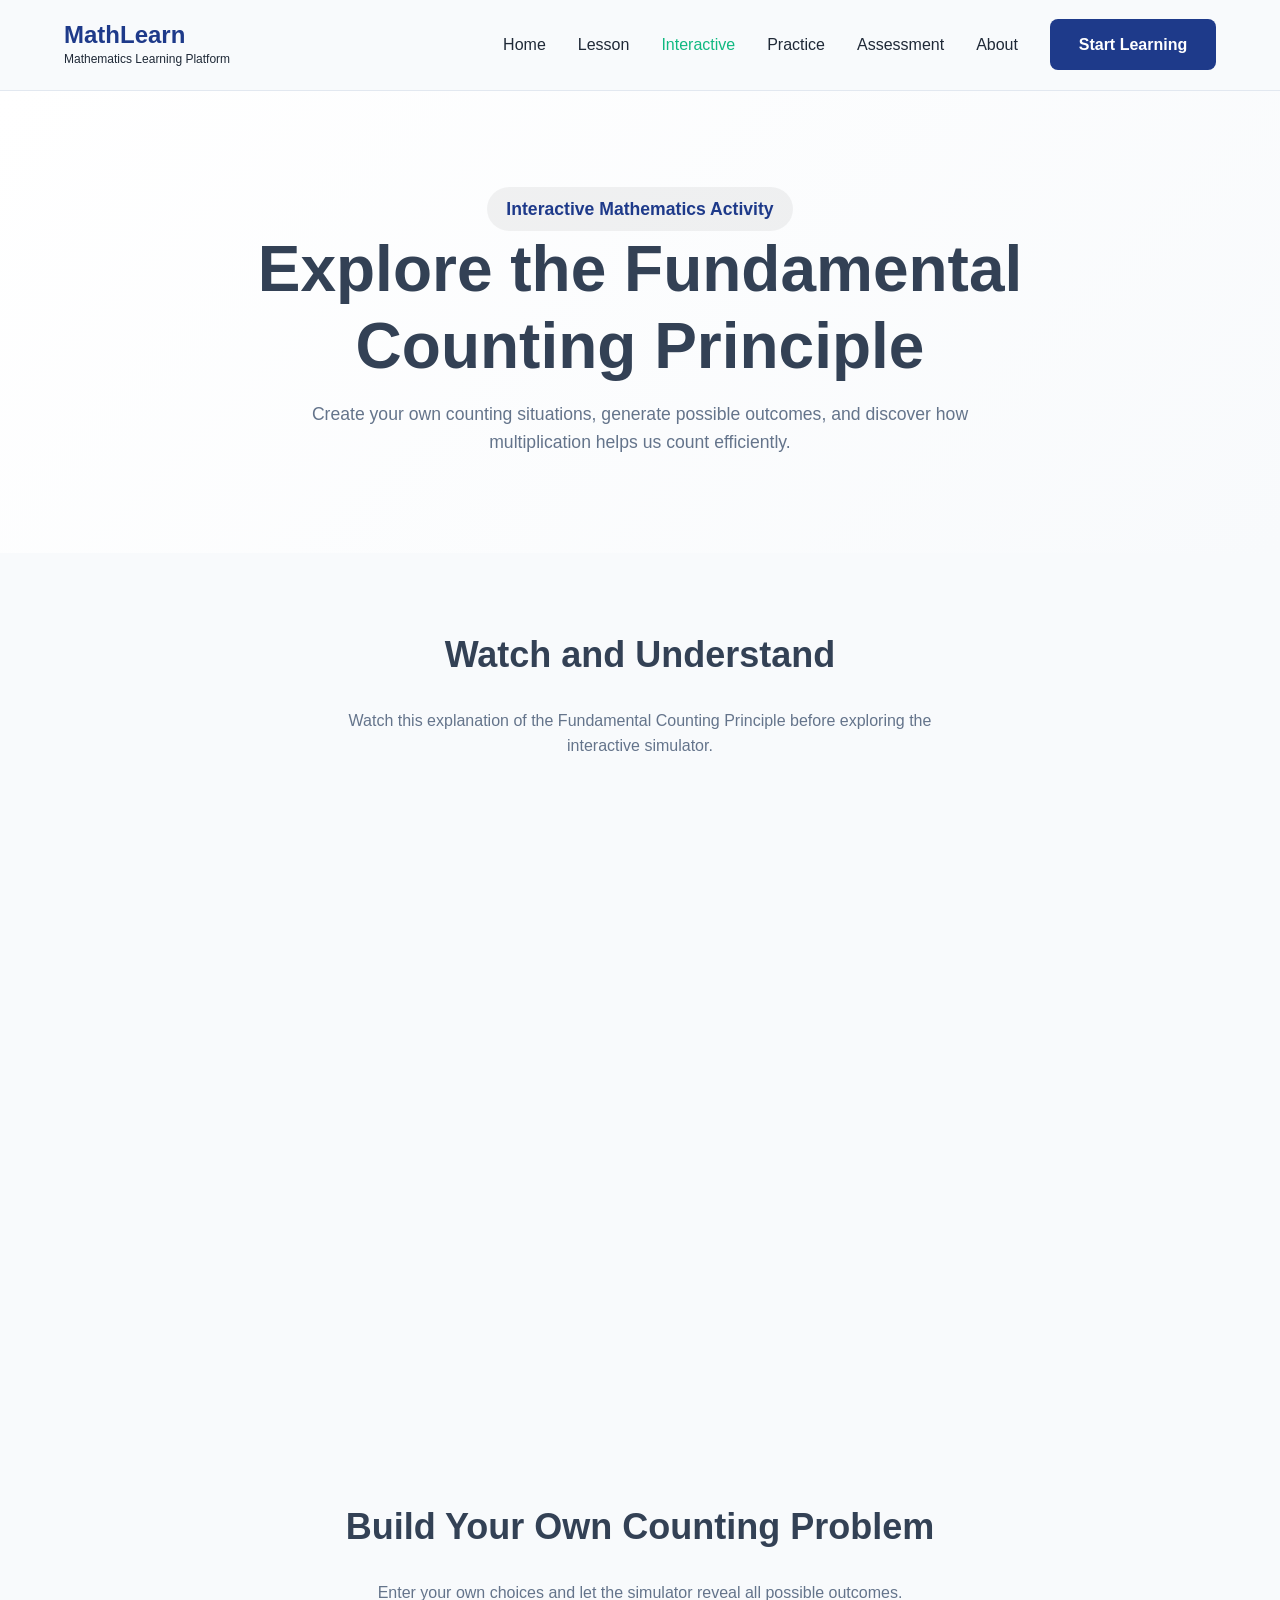
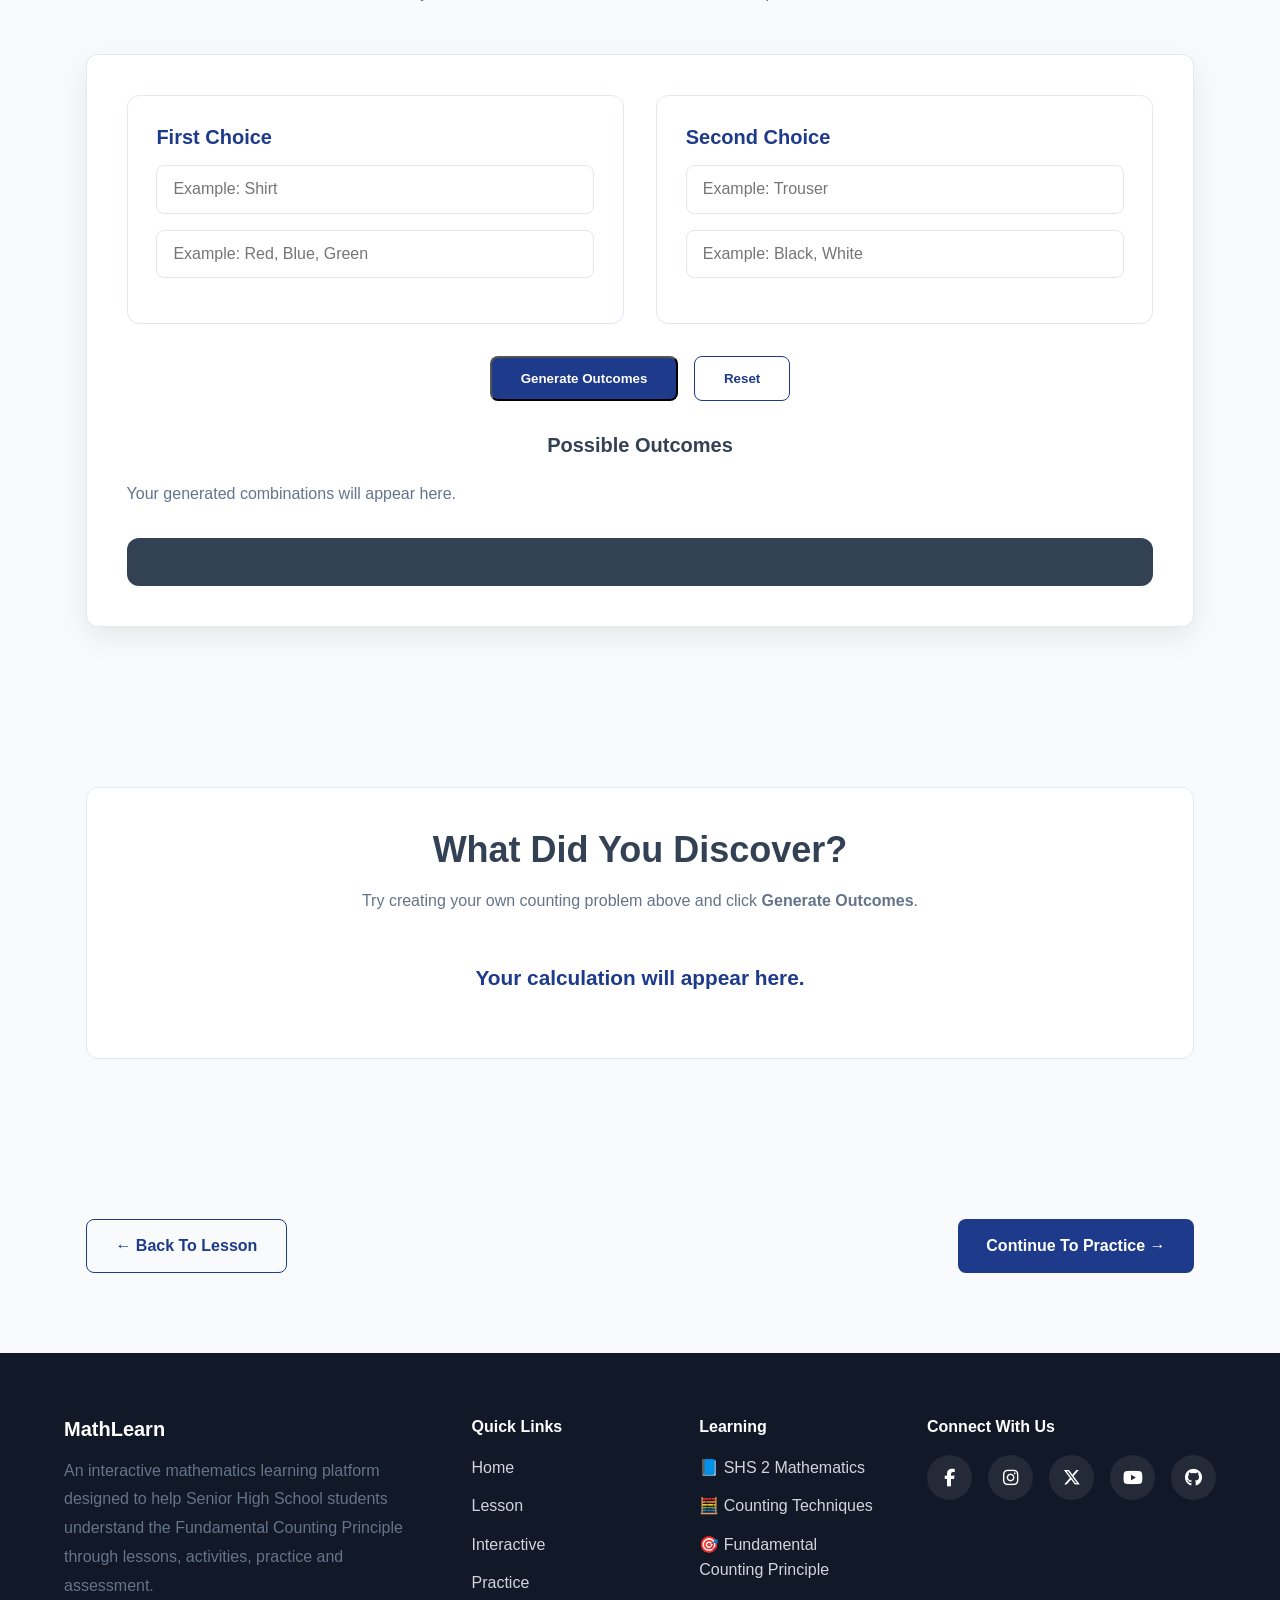
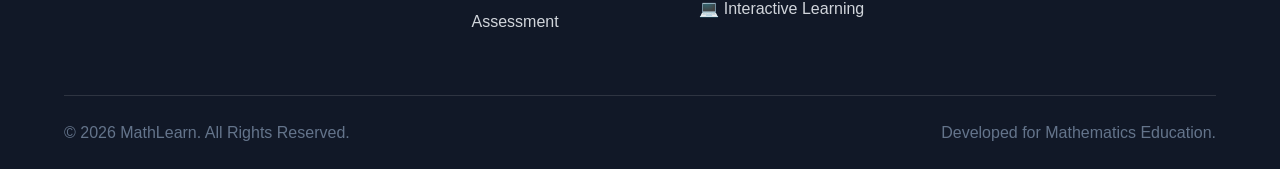
<file: interactive.html>
<!doctype html>
<html lang="en">
  <head>
    <!-- Page metadata -->

    <meta charset="UTF-8" />

    <meta name="viewport" content="width=device-width, initial-scale=1.0" />

    <meta
      name="description"
      content="Interactive activities for learning the Fundamental Counting Principle through simulations and examples."
    />

    <link
      rel="stylesheet"
      href="https://cdnjs.cloudflare.com/ajax/libs/font-awesome/6.7.2/css/all.min.css"
    />

    <title>Interactive Learning | Fundamental Counting Principle</title>

    <!-- Stylesheets -->

    <link rel="stylesheet" href="css/variables.css" />

    <link rel="stylesheet" href="css/style.css" />

    <link rel="stylesheet" href="css/interactive.css" />
  </head>

  <body>
    <!-- Header -->

    <header class="header">
      <div class="container">
        <nav class="navbar">
          <a href="index.html" class="logo">
            <h2>MathLearn</h2>
            <span>Mathematics Learning Platform</span>
          </a>

          <button class="menu-toggle" aria-label="Toggle navigation">
            <span></span>
            <span></span>
            <span></span>
          </button>

          <div class="nav-menu">
            <ul class="nav-links">
              <li>
                <a href="index.html">Home</a>
              </li>

              <li>
                <a href="lesson.html">Lesson</a>
              </li>

              <li>
                <a href="interactive.html">Interactive</a>
              </li>

              <li>
                <a href="practice.html">Practice</a>
              </li>

              <li>
                <a href="assessment.html">Assessment</a>
              </li>

              <li>
                <a href="about.html">About</a>
              </li>
            </ul>

            <a href="lesson.html" class="btn btn-primary"> Start Learning </a>
          </div>
        </nav>
      </div>
    </header>

    <main>
      <!-- Interactive Hero -->

      <section class="interactive-hero">
        <div class="container">
          <div class="interactive-hero-content">
            <p class="interactive-label">Interactive Mathematics Activity</p>

            <h1>Explore the Fundamental Counting Principle</h1>

            <p>
              Create your own counting situations, generate possible outcomes,
              and discover how multiplication helps us count efficiently.
            </p>
          </div>
        </div>
      </section>

      <!-- Video Learning Section -->

      <section class="video-section">
        <div class="container">
          <h2 class="section-title">Watch and Understand</h2>

          <p class="section-description">
            Watch this explanation of the Fundamental Counting Principle before
            exploring the interactive simulator.
          </p>

          <div class="video-container">
            <iframe
              class="lesson-video"
              src="https://www.youtube.com/embed/3lmEqp8VhAU"
              title="The Fundamental Counting Principle"
              frameborder="0"
              allow="
                accelerometer;
                autoplay;
                clipboard-write;
                encrypted-media;
                gyroscope;
                picture-in-picture;
                web-share;
              "
              referrerpolicy="strict-origin-when-cross-origin"
              allowfullscreen
            >
            </iframe>
          </div>
        </div>
      </section>

      <!-- Simulator Section -->

      <section class="simulator-section">
        <div class="container">
          <h2 class="section-title">Build Your Own Counting Problem</h2>

          <p class="section-description">
            Enter your own choices and let the simulator reveal all possible
            outcomes.
          </p>

          <div class="simulator-card">
            <!-- Input Area -->

            <div class="input-area">
              <div class="category-box">
                <h3>First Choice</h3>

                <input
                  type="text"
                  id="categoryOneName"
                  placeholder="Example: Shirt"
                />

                <input
                  type="text"
                  id="categoryOneItems"
                  placeholder="Example: Red, Blue, Green"
                />
              </div>

              <div class="category-box">
                <h3>Second Choice</h3>

                <input
                  type="text"
                  id="categoryTwoName"
                  placeholder="Example: Trouser"
                />

                <input
                  type="text"
                  id="categoryTwoItems"
                  placeholder="Example: Black, White"
                />
              </div>
            </div>

            <!-- Buttons -->

            <div class="simulator-buttons">
              <button id="generateBtn" class="btn btn-primary">
                Generate Outcomes
              </button>

              <button id="resetBtn" class="btn btn-secondary">Reset</button>
            </div>

            <!-- Results -->

            <div class="results-area">
              <h3>Possible Outcomes</h3>

              <div id="outcomeList" class="outcome-list">
                <p>Your generated combinations will appear here.</p>
              </div>

              <div id="calculationBox" class="calculation-box"></div>
            </div>
          </div>
        </div>
      </section>

      <!-- Reflection Section -->

      <!-- Reflection Section -->
      <section class="reflection-section">
        <div class="container">
          <div class="reflection-card">
            <h2>What Did You Discover?</h2>

            <p id="discoveryText">
              Try creating your own counting problem above and click
              <strong>Generate Outcomes</strong>.
            </p>

            <div class="reflection-example" id="discoveryExample">
              Your calculation will appear here.
            </div>
          </div>
        </div>
      </section>

      <!-- Page Navigation -->

      <section class="page-navigation">
        <div class="container">
          <a href="lesson.html" class="btn btn-secondary"> ← Back To Lesson </a>

          <a href="practice.html" class="btn btn-primary">
            Continue To Practice →
          </a>
        </div>
      </section>
    </main>

    <!-- Website footer information. -->

    <footer class="footer">
      <div class="container">
        <div class="footer-grid">
          <!-- About -->

          <div class="footer-column">
            <h3 class="footer-logo">MathLearn</h3>

            <p>
              An interactive mathematics learning platform designed to help
              Senior High School students understand the Fundamental Counting
              Principle through lessons, activities, practice and assessment.
            </p>
          </div>

          <!-- Quick Links -->

          <div class="footer-column">
            <h4>Quick Links</h4>

            <ul class="footer-links">
              <li><a href="index.html">Home</a></li>

              <li><a href="lesson.html">Lesson</a></li>

              <li><a href="interactive.html">Interactive</a></li>

              <li><a href="practice.html">Practice</a></li>

              <li><a href="assessment.html">Assessment</a></li>
            </ul>
          </div>

          <!-- Learning -->

          <div class="footer-column">
            <h4>Learning</h4>

            <ul class="footer-links">
              <li>📘 SHS 2 Mathematics</li>

              <li>🧮 Counting Techniques</li>

              <li>🎯 Fundamental Counting Principle</li>

              <li>💻 Interactive Learning</li>
            </ul>
          </div>

          <!-- Social -->

          <div class="footer-column">
            <h4>Connect With Us</h4>

            <div class="social-links">
              <a href="https://www.facebook.com" aria-label="Facebook">
                <i class="fab fa-facebook-f"></i>
              </a>

              <a href="https://www.instagram.com" aria-label="Instagram">
                <i class="fab fa-instagram"></i>
              </a>

              <a href="https://www.x.com" aria-label="Twitter">
                <i class="fab fa-x-twitter"></i>
              </a>

              <a href="https://www.youtube.com" aria-label="YouTube">
                <i class="fab fa-youtube"></i>
              </a>

              <a href="https://www.github.com" aria-label="GitHub">
                <i class="fab fa-github"></i>
              </a>
            </div>
          </div>
        </div>

        <div class="footer-bottom">
          <p>© 2026 MathLearn. All Rights Reserved.</p>

          <p>Developed for Mathematics Education.</p>
        </div>
      </div>
    </footer>

    <script src="js/navbar.js"></script>

    <script src="js/interactive.js"></script>
  </body>
</html>
</file>
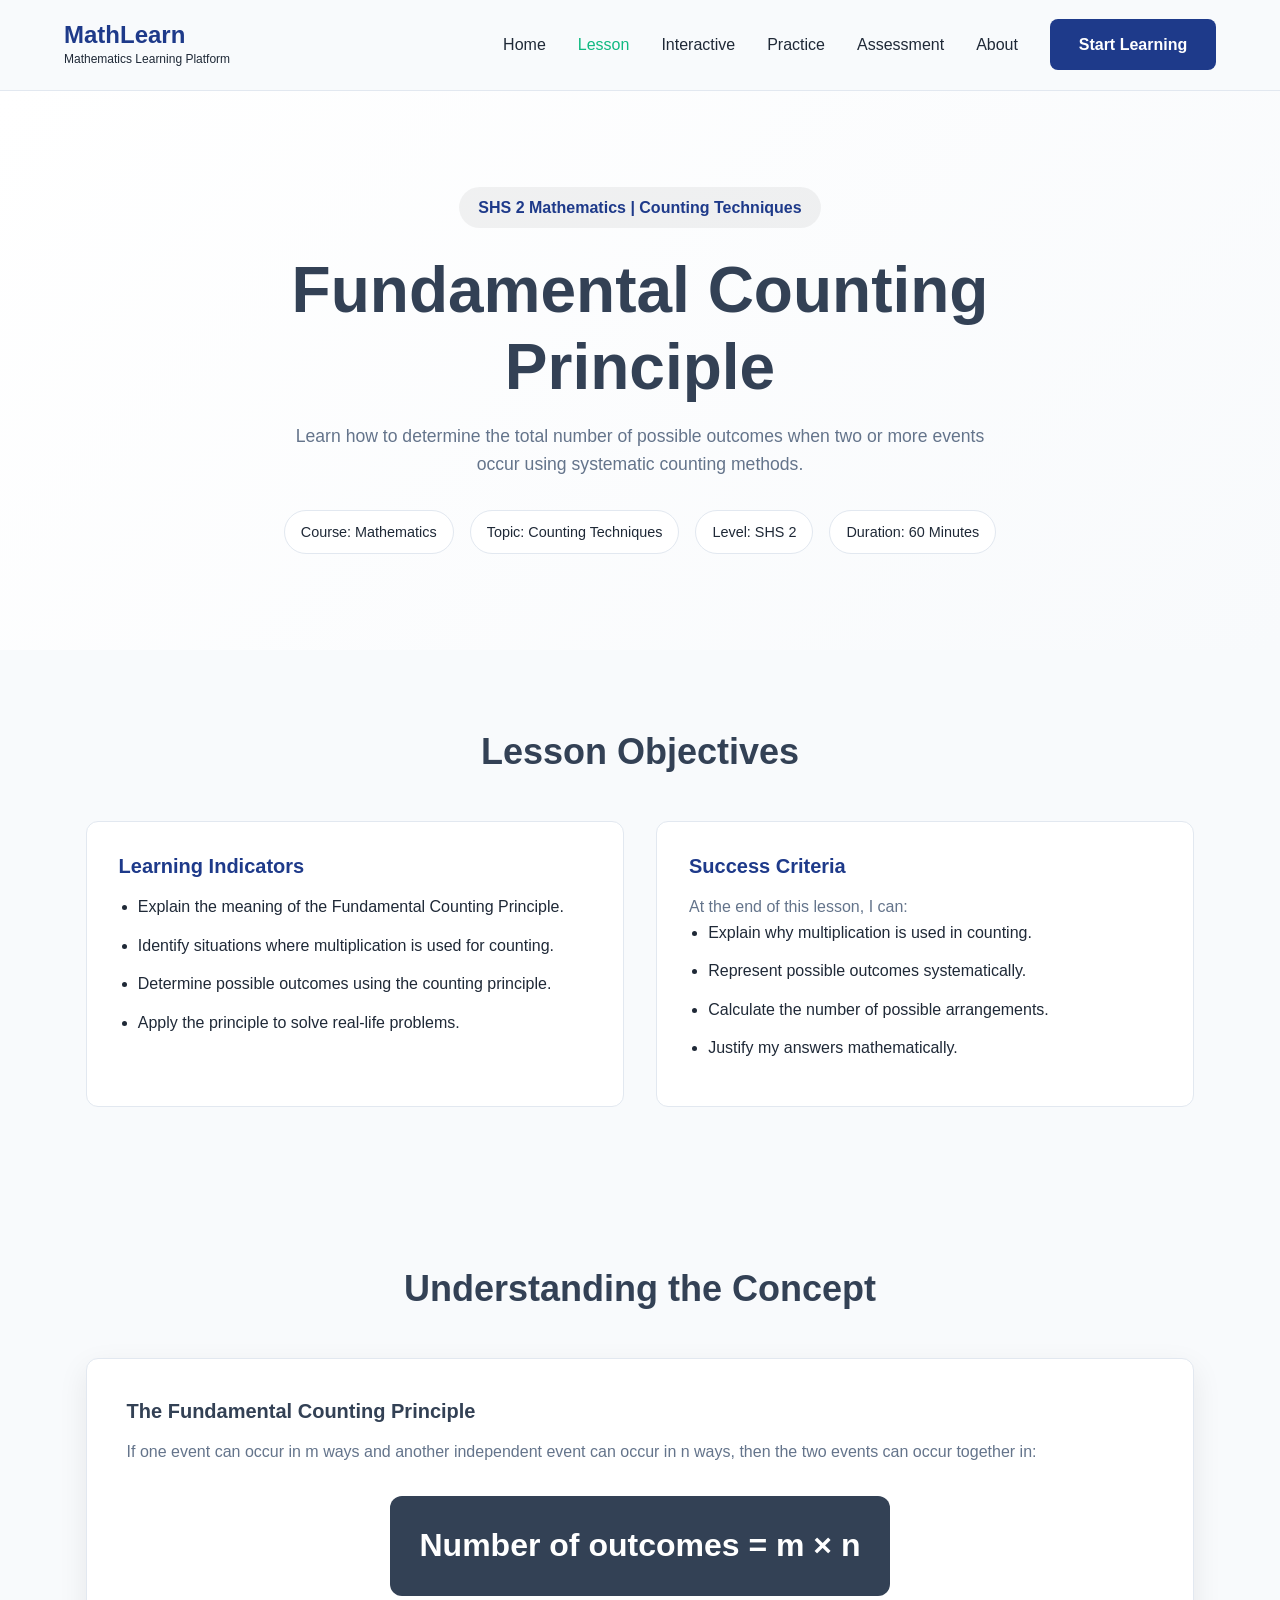
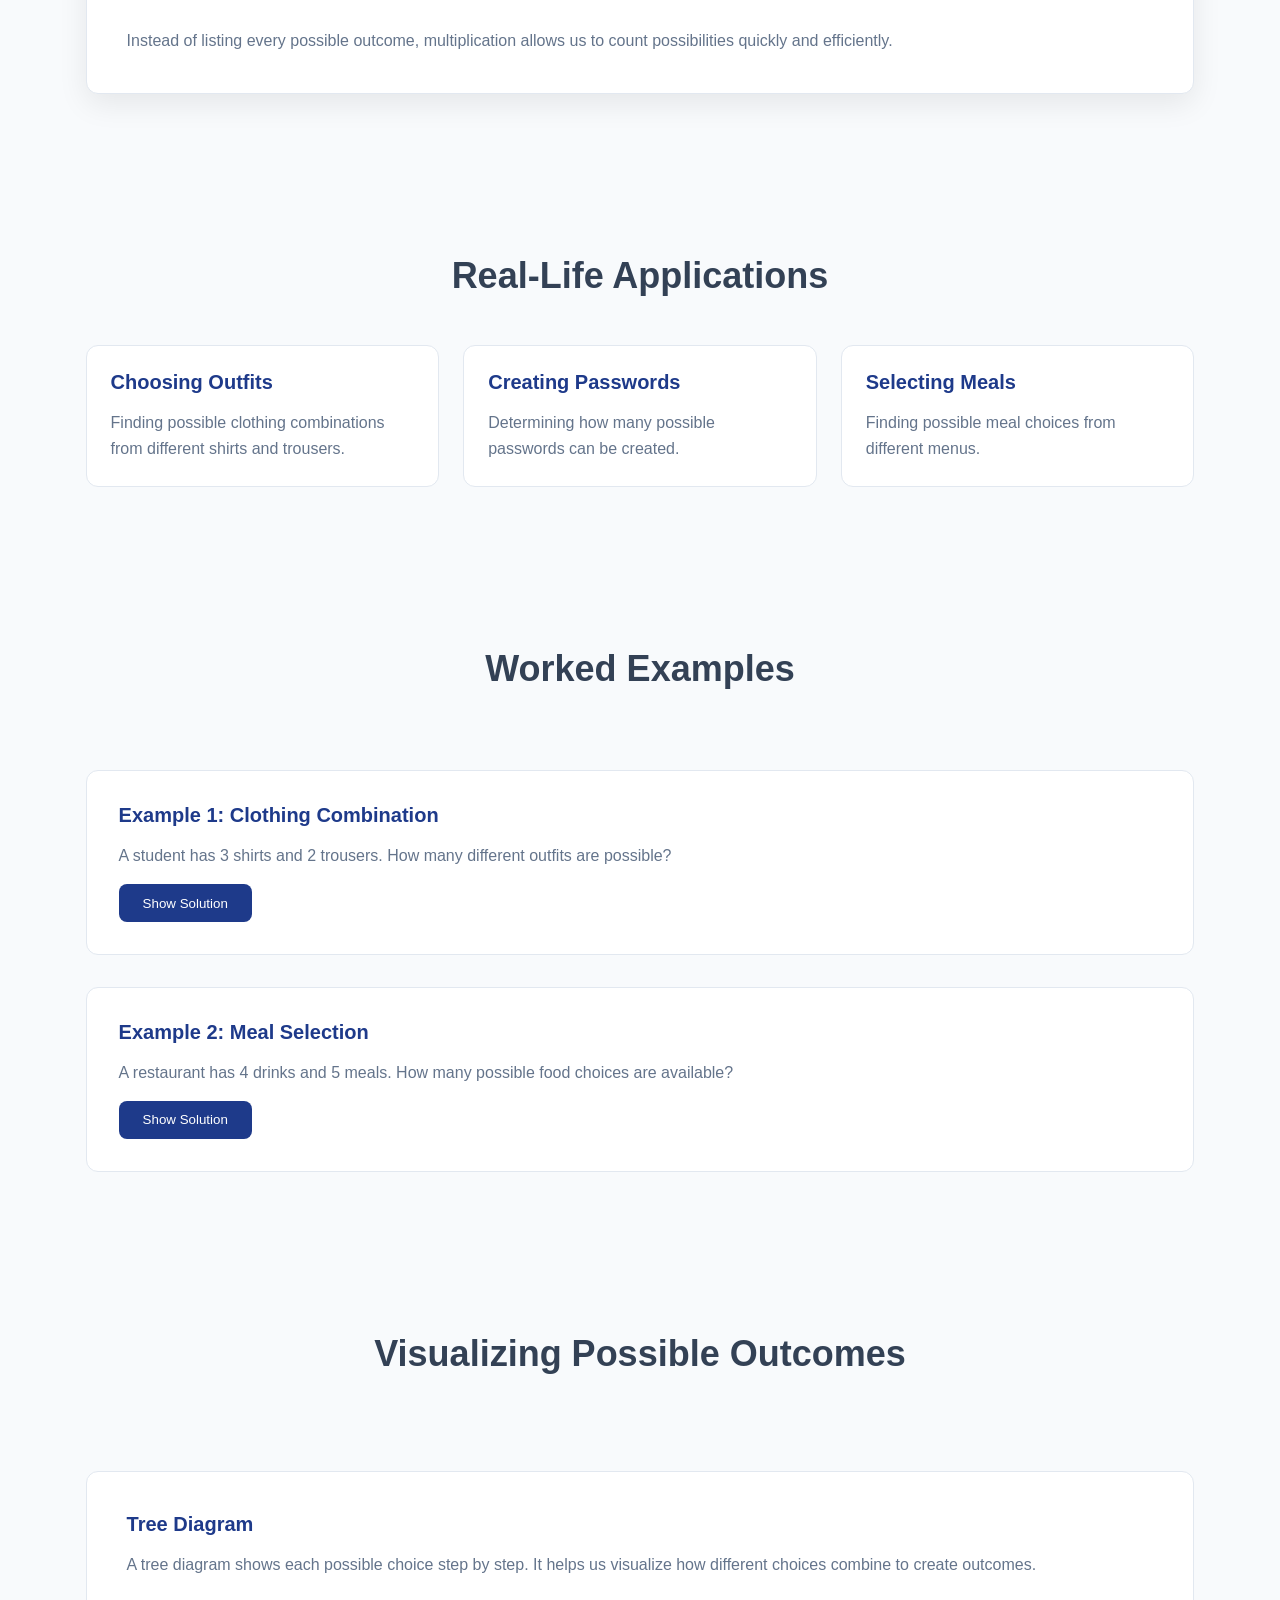
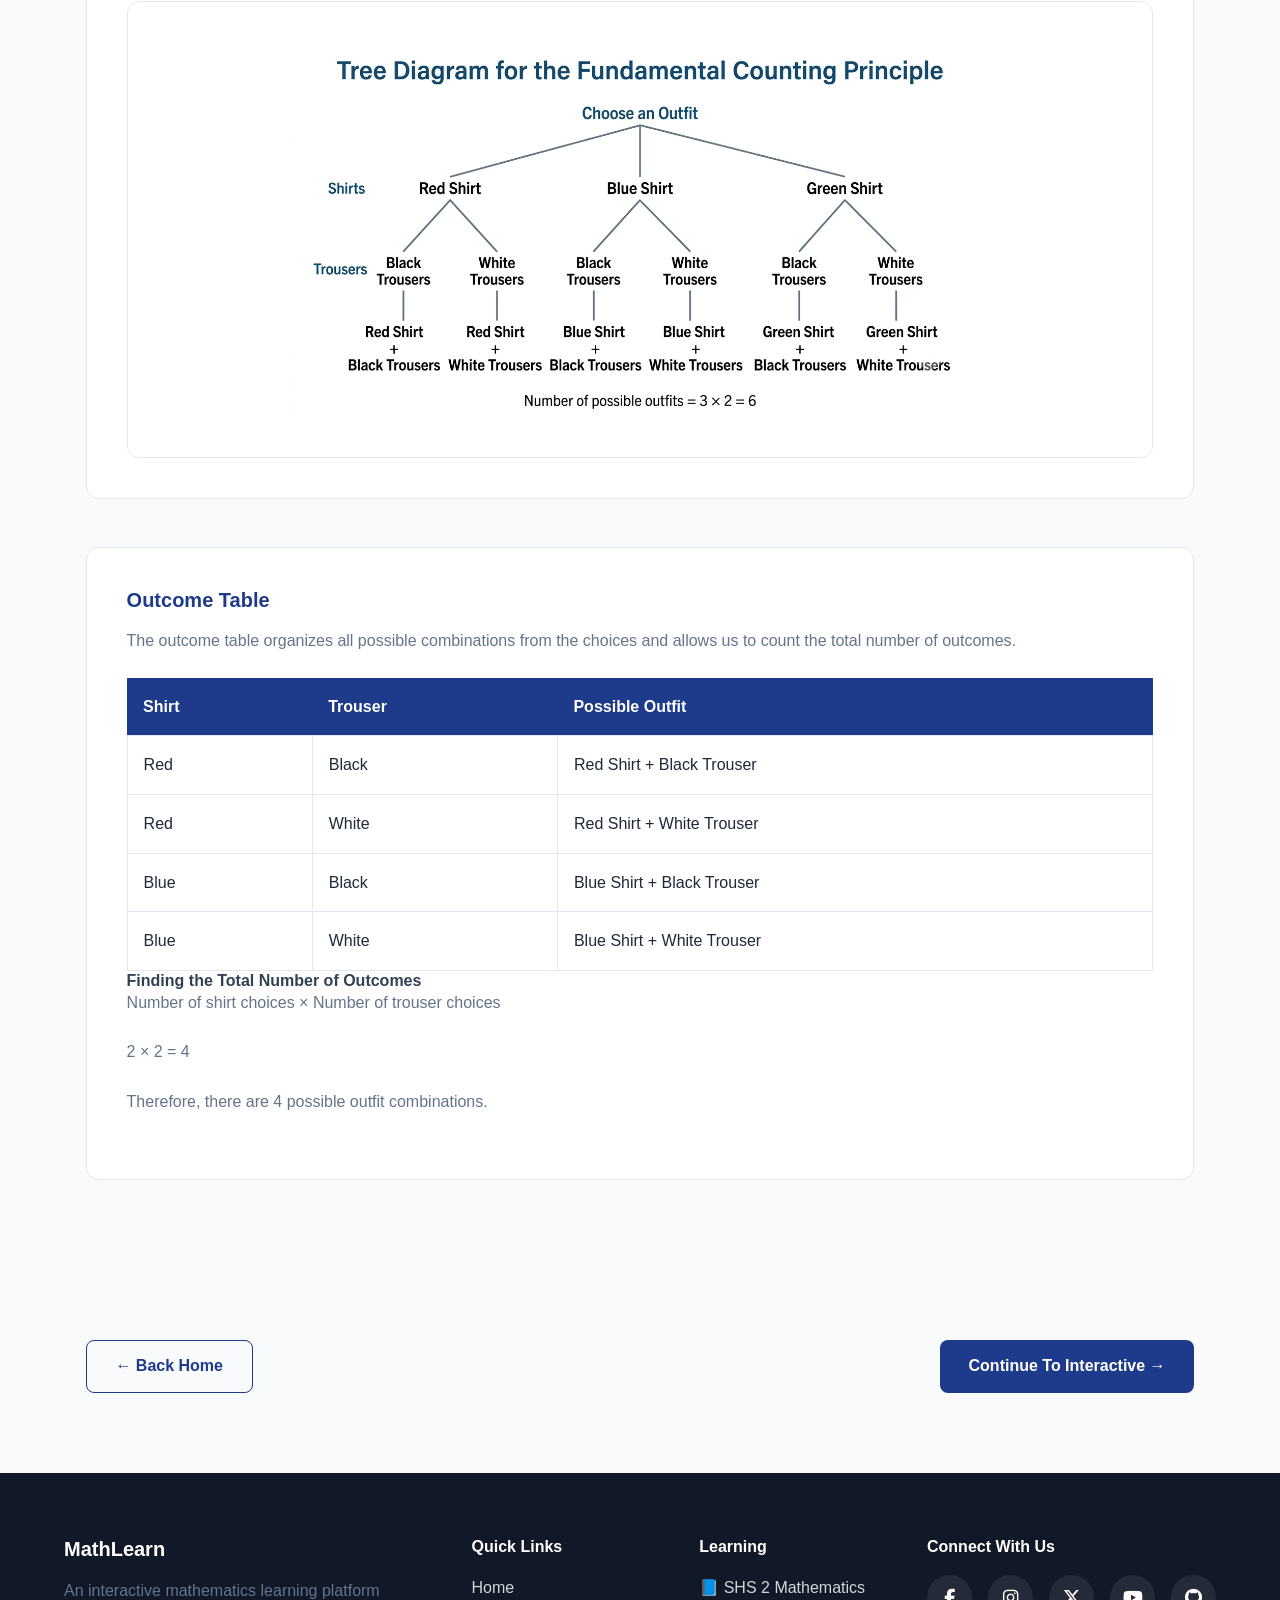
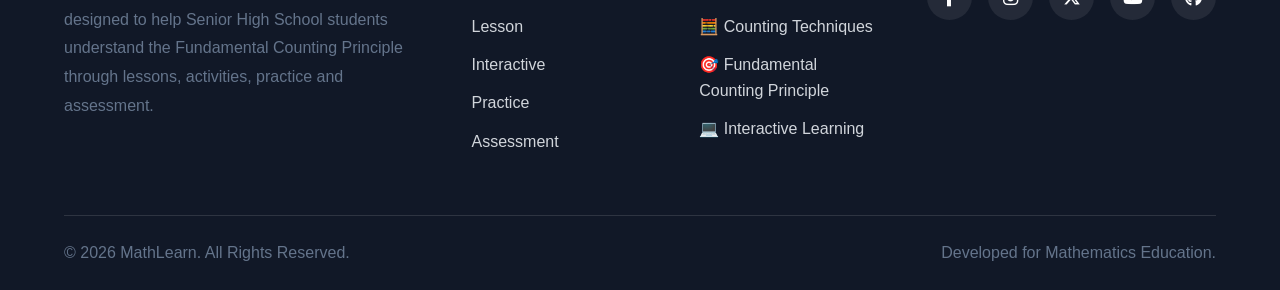
<file: lesson.html>
<!doctype html>
<html lang="en">
  <head>
    <!-- Page metadata and external resources. -->

    <meta charset="UTF-8" />

    <meta name="viewport" content="width=device-width, initial-scale=1.0" />

    <meta
      name="description"
      content="Learn the Fundamental Counting Principle through explanations, examples and visual demonstrations."
    />

    <title>Lesson | Fundamental Counting Principle</title>

    <link
      rel="stylesheet"
      href="https://cdnjs.cloudflare.com/ajax/libs/font-awesome/6.7.2/css/all.min.css"
    />

    <link rel="stylesheet" href="css/variables.css" />

    <link rel="stylesheet" href="css/style.css" />

    <link rel="stylesheet" href="css/lesson.css" />
  </head>

  <body>
    <!-- Website header and navigation menu. -->

    <header class="header">
      <div class="container">
        <nav class="navbar">
          <a href="index.html" class="logo">
            <h2>MathLearn</h2>
            <span>Mathematics Learning Platform</span>
          </a>

          <button class="menu-toggle" aria-label="Toggle navigation">
            <span></span>
            <span></span>
            <span></span>
          </button>

          <div class="nav-menu">
            <ul class="nav-links">
              <li>
                <a href="index.html">Home</a>
              </li>

              <li>
                <a href="lesson.html">Lesson</a>
              </li>

              <li>
                <a href="interactive.html">Interactive</a>
              </li>

              <li>
                <a href="practice.html">Practice</a>
              </li>

              <li>
                <a href="assessment.html">Assessment</a>
              </li>

              <li>
                <a href="about.html">About</a>
              </li>
            </ul>

            <a href="lesson.html" class="btn btn-primary"> Start Learning </a>
          </div>
        </nav>
      </div>
    </header>

    <main>
      <!-- Lesson introduction section. -->

      <section class="lesson-hero">
        <div class="container">
          <div class="lesson-hero-content">
            <p class="lesson-label">SHS 2 Mathematics | Counting Techniques</p>

            <h1>Fundamental Counting Principle</h1>

            <p>
              Learn how to determine the total number of possible outcomes when
              two or more events occur using systematic counting methods.
            </p>

            <div class="lesson-info">
              <span> Course: Mathematics </span>

              <span> Topic: Counting Techniques </span>

              <span> Level: SHS 2 </span>

              <span> Duration: 60 Minutes </span>
            </div>
          </div>
        </div>
      </section>

      <!-- Lesson objectives section. -->

      <section class="learning-goals">
        <div class="container">
          <h2 class="section-title">Lesson Objectives</h2>

          <div class="goals-grid">
            <article class="goal-card">
              <h3>Learning Indicators</h3>

              <ul>
                <li>
                  Explain the meaning of the Fundamental Counting Principle.
                </li>

                <li>
                  Identify situations where multiplication is used for counting.
                </li>

                <li>
                  Determine possible outcomes using the counting principle.
                </li>

                <li>Apply the principle to solve real-life problems.</li>
              </ul>
            </article>

            <article class="goal-card">
              <h3>Success Criteria</h3>

              <p>At the end of this lesson, I can:</p>

              <ul>
                <li>Explain why multiplication is used in counting.</li>

                <li>Represent possible outcomes systematically.</li>

                <li>Calculate the number of possible arrangements.</li>

                <li>Justify my answers mathematically.</li>
              </ul>
            </article>
          </div>
        </div>
      </section>

      <!-- Concept explanation section. -->

      <section class="concept-section">
        <div class="container">
          <h2 class="section-title">Understanding the Concept</h2>

          <div class="concept-card">
            <h3>The Fundamental Counting Principle</h3>

            <p>
              If one event can occur in m ways and another independent event can
              occur in n ways, then the two events can occur together in:
            </p>

            <div class="formula-box">Number of outcomes = m × n</div>

            <p>
              Instead of listing every possible outcome, multiplication allows
              us to count possibilities quickly and efficiently.
            </p>
          </div>
        </div>
      </section>

      <!-- Real-life application section. -->

      <section class="application-section">
        <div class="container">
          <h2 class="section-title">Real-Life Applications</h2>

          <div class="application-grid">
            <article class="application-card">
              <h3>Choosing Outfits</h3>

              <p>
                Finding possible clothing combinations from different shirts and
                trousers.
              </p>
            </article>

            <article class="application-card">
              <h3>Creating Passwords</h3>

              <p>Determining how many possible passwords can be created.</p>
            </article>

            <article class="application-card">
              <h3>Selecting Meals</h3>

              <p>Finding possible meal choices from different menus.</p>
            </article>
          </div>
        </div>
      </section>

      <!-- Worked examples section. -->

      <section class="examples-section">
        <div class="container">
          <h2 class="section-title">Worked Examples</h2>

          <article class="example-card">
            <h3>Example 1: Clothing Combination</h3>

            <p>
              A student has 3 shirts and 2 trousers. How many different outfits
              are possible?
            </p>

            <button class="solution-btn">Show Solution</button>

            <div class="solution">
              <p>
                Number of shirts = 3

                <br /><br />

                Number of trousers = 2

                <br /><br />

                Number of outfits:

                <br />

                3 × 2 = 6

                <br /><br />

                Therefore, 6 different outfits can be created.
              </p>
            </div>
          </article>

          <article class="example-card">
            <h3>Example 2: Meal Selection</h3>

            <p>
              A restaurant has 4 drinks and 5 meals. How many possible food
              choices are available?
            </p>

            <button class="solution-btn">Show Solution</button>

            <div class="solution">
              <p>
                Number of drinks = 4

                <br /><br />

                Number of meals = 5

                <br /><br />

                Total outcome : 4 × 5 = 20

                <br /><br />

                Therefore, 20 possible foods can be selected.
              </p>
            </div>
          </article>
        </div>
      </section>

      <!-- Visual representation section. -->

      <section class="visual-section">
        <div class="container">
          <h2 class="section-title">Visualizing Possible Outcomes</h2>

          <!-- Tree diagram explanation -->

          <div class="visual-card">
            <h3>Tree Diagram</h3>

            <p>
              A tree diagram shows each possible choice step by step. It helps
              us visualize how different choices combine to create outcomes.
            </p>

            <div class="diagram-container">
              <img
                src="images/tree diagram.png"
                alt="Tree diagram showing shirt and trouser combinations"
              />
            </div>
          </div>

          <!-- Outcome table explanation -->

          <div class="visual-card">
            <h3>Outcome Table</h3>

            <p>
              The outcome table organizes all possible combinations from the
              choices and allows us to count the total number of outcomes.
            </p>

            <table class="outcome-table">
              <thead>
                <tr>
                  <th>Shirt</th>

                  <th>Trouser</th>

                  <th>Possible Outfit</th>
                </tr>
              </thead>

              <tbody>
                <tr>
                  <td>Red</td>

                  <td>Black</td>

                  <td>Red Shirt + Black Trouser</td>
                </tr>

                <tr>
                  <td>Red</td>

                  <td>White</td>

                  <td>Red Shirt + White Trouser</td>
                </tr>

                <tr>
                  <td>Blue</td>

                  <td>Black</td>

                  <td>Blue Shirt + Black Trouser</td>
                </tr>

                <tr>
                  <td>Blue</td>

                  <td>White</td>

                  <td>Blue Shirt + White Trouser</td>
                </tr>
              </tbody>
            </table>

            <!-- Mathematical conclusion -->

            <div class="answer-box">
              <h4>Finding the Total Number of Outcomes</h4>

              <p>Number of shirt choices × Number of trouser choices</p>

              <p class="calculation">2 × 2 = 4</p>

              <p>Therefore, there are 4 possible outfit combinations.</p>
            </div>
          </div>
        </div>
      </section>

      <!-- Navigation between learning pages. -->

      <section class="page-navigation">
        <div class="container">
          <a href="index.html" class="btn btn-secondary"> ← Back Home </a>

          <a href="interactive.html" class="btn btn-primary">
            Continue To Interactive →
          </a>
        </div>
      </section>
    </main>

    <!-- Website footer information. -->

    <footer class="footer">
      <div class="container">
        <div class="footer-grid">
          <!-- About -->

          <div class="footer-column">
            <h3 class="footer-logo">MathLearn</h3>

            <p>
              An interactive mathematics learning platform designed to help
              Senior High School students understand the Fundamental Counting
              Principle through lessons, activities, practice and assessment.
            </p>
          </div>

          <!-- Quick Links -->

          <div class="footer-column">
            <h4>Quick Links</h4>

            <ul class="footer-links">
              <li><a href="index.html">Home</a></li>

              <li><a href="lesson.html">Lesson</a></li>

              <li><a href="interactive.html">Interactive</a></li>

              <li><a href="practice.html">Practice</a></li>

              <li><a href="assessment.html">Assessment</a></li>
            </ul>
          </div>

          <!-- Learning -->

          <div class="footer-column">
            <h4>Learning</h4>

            <ul class="footer-links">
              <li>📘 SHS 2 Mathematics</li>

              <li>🧮 Counting Techniques</li>

              <li>🎯 Fundamental Counting Principle</li>

              <li>💻 Interactive Learning</li>
            </ul>
          </div>

          <!-- Social -->

          <div class="footer-column">
            <h4>Connect With Us</h4>

            <div class="social-links">
              <a href="https://www.facebook.com" aria-label="Facebook">
                <i class="fab fa-facebook-f"></i>
              </a>

              <a href="https://www.instagram.com" aria-label="Instagram">
                <i class="fab fa-instagram"></i>
              </a>

              <a href="https://www.x.com" aria-label="Twitter">
                <i class="fab fa-x-twitter"></i>
              </a>

              <a href="https://www.youtube.com" aria-label="YouTube">
                <i class="fab fa-youtube"></i>
              </a>

              <a href="https://www.github.com" aria-label="GitHub">
                <i class="fab fa-github"></i>
              </a>
            </div>
          </div>
        </div>

        <div class="footer-bottom">
          <p>© 2026 MathLearn. All Rights Reserved.</p>

          <p>Developed for Mathematics Education.</p>
        </div>
      </div>
    </footer>

    <script src="js/navbar.js"></script>
    <script src="js/lesson.js"></script>
  </body>
</html>
</file>
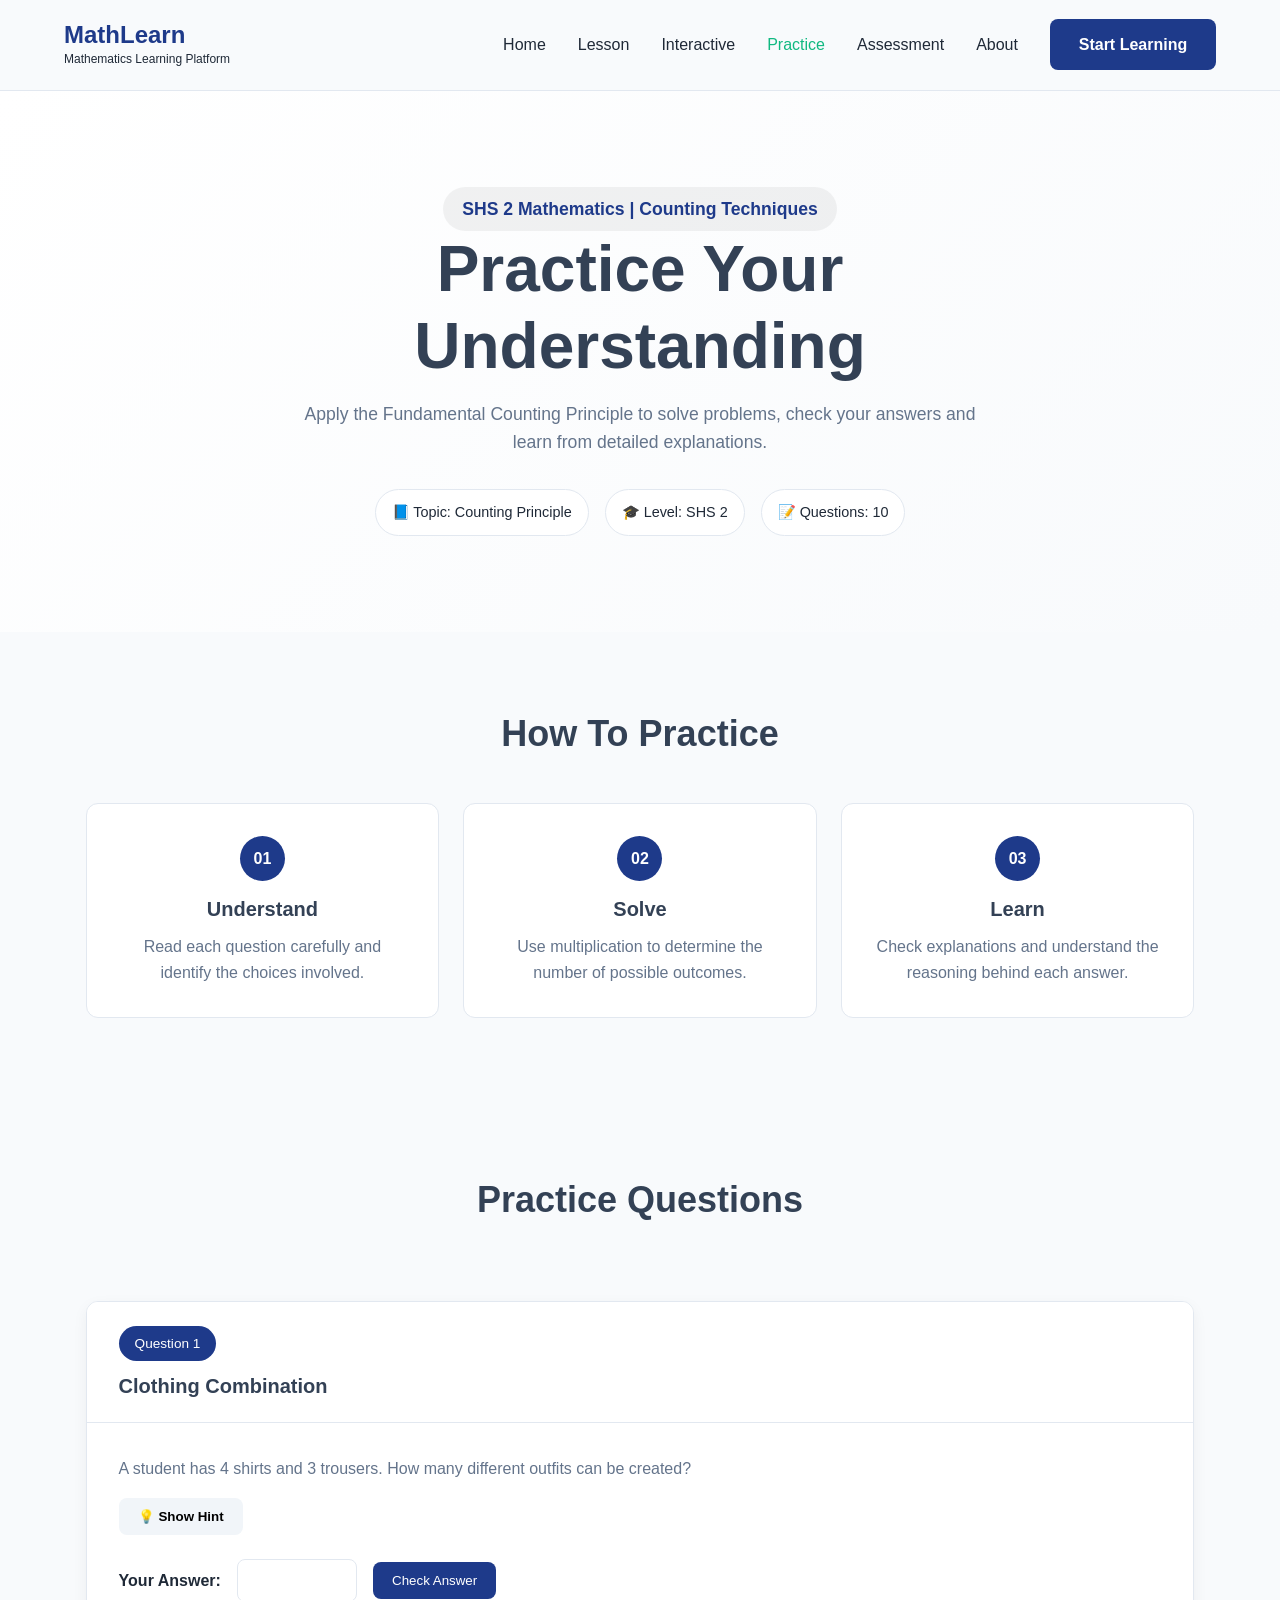
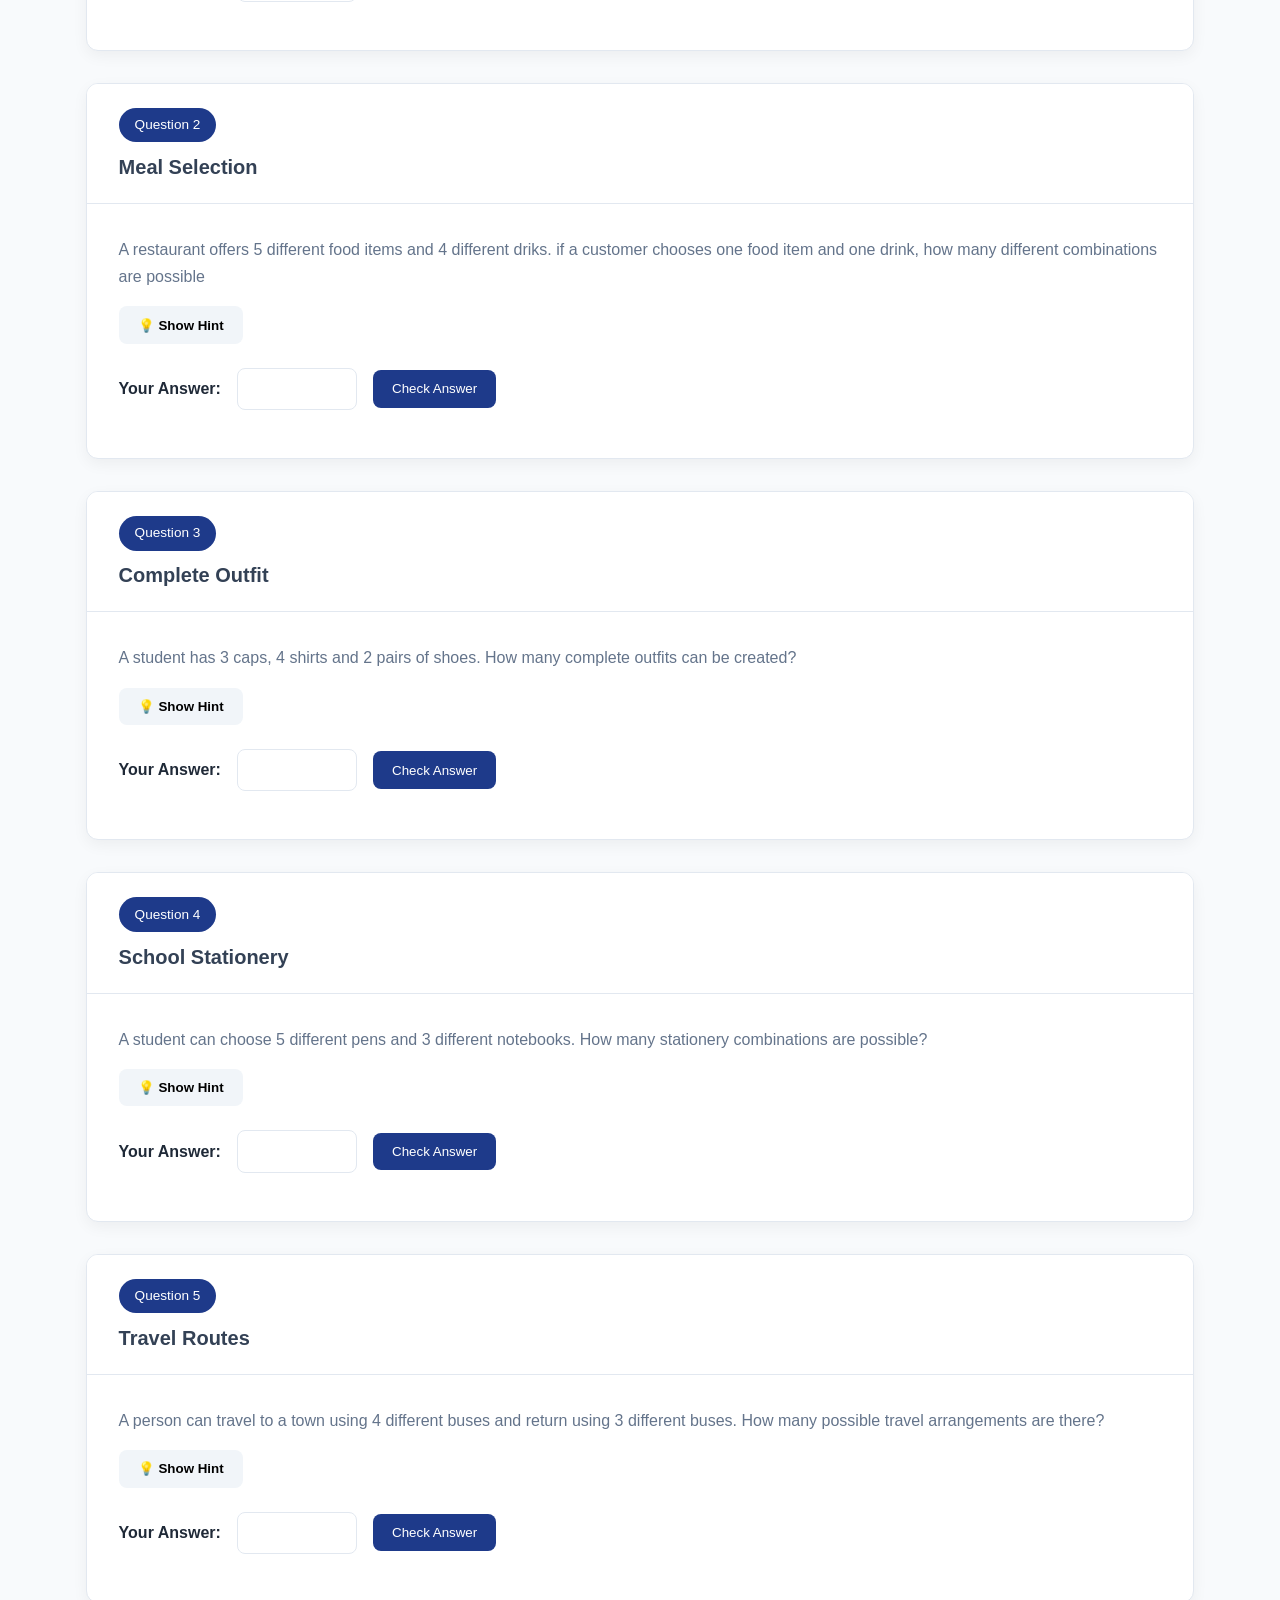
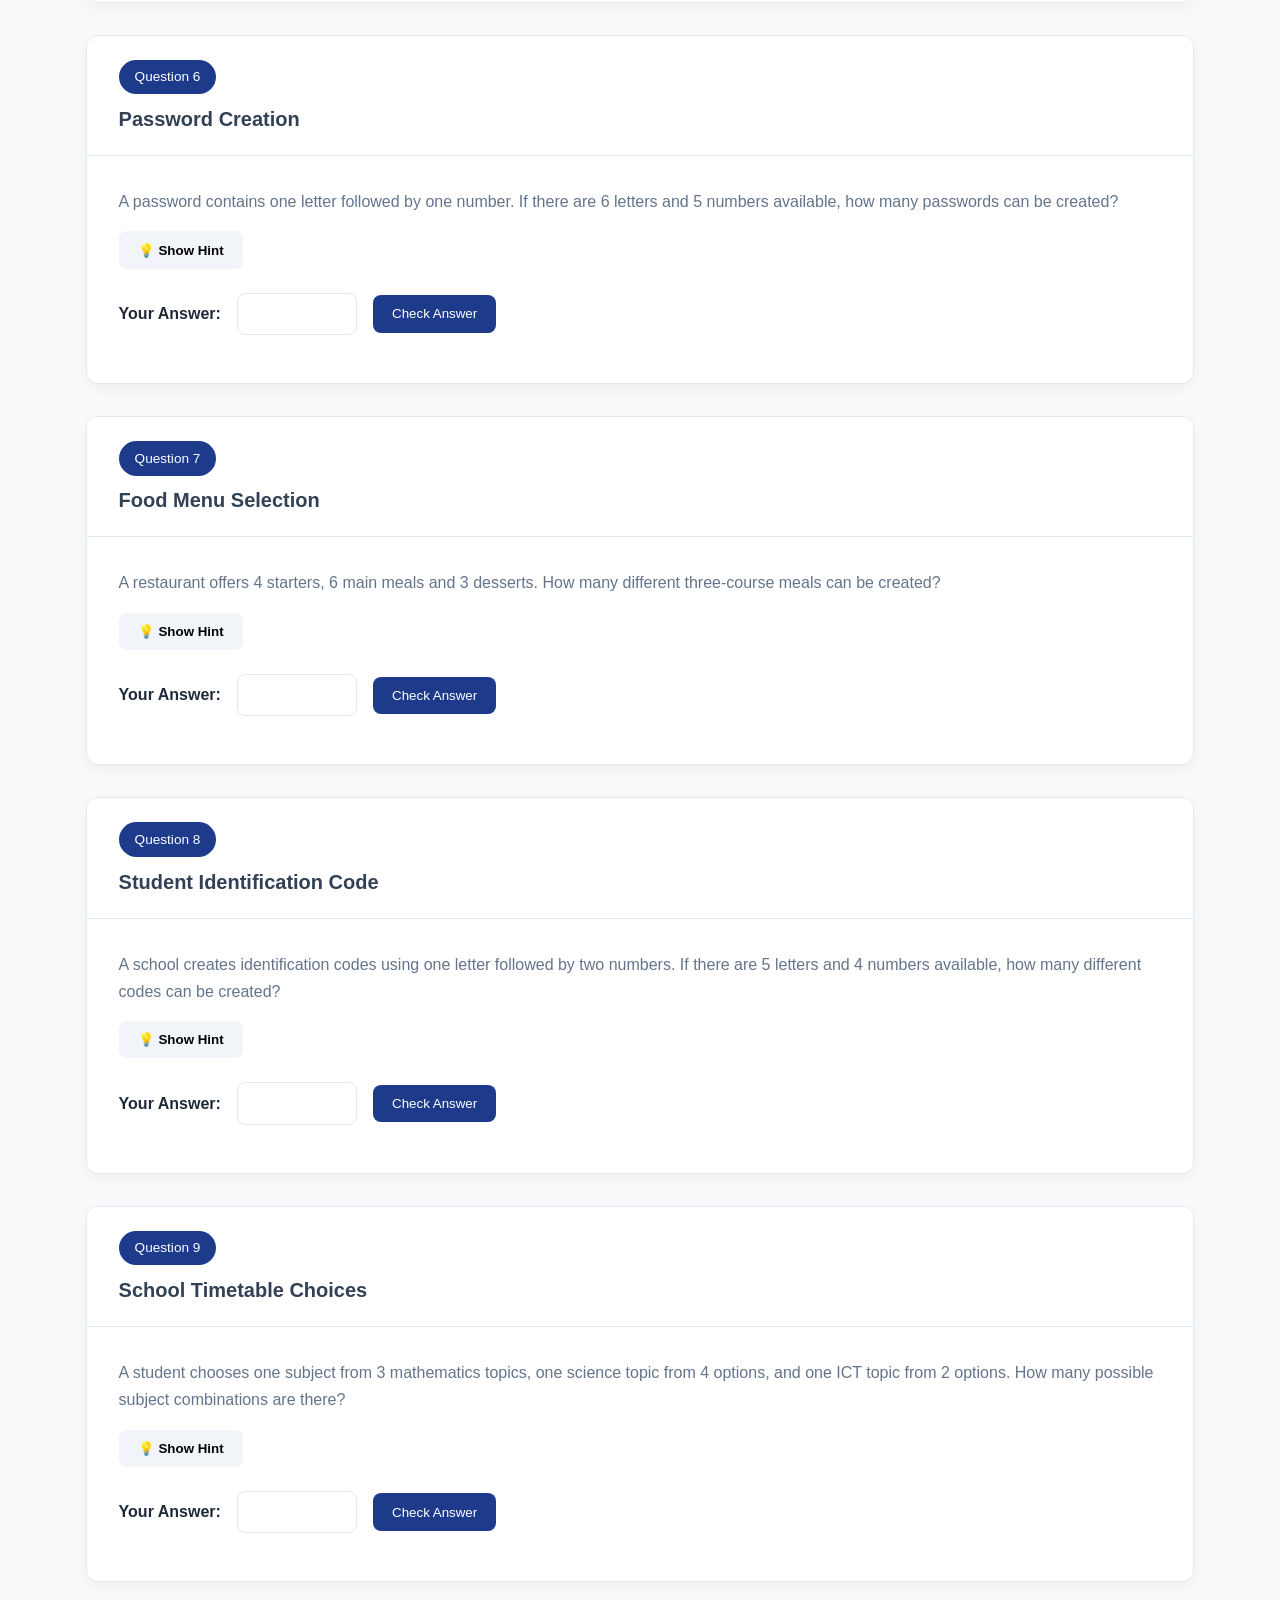
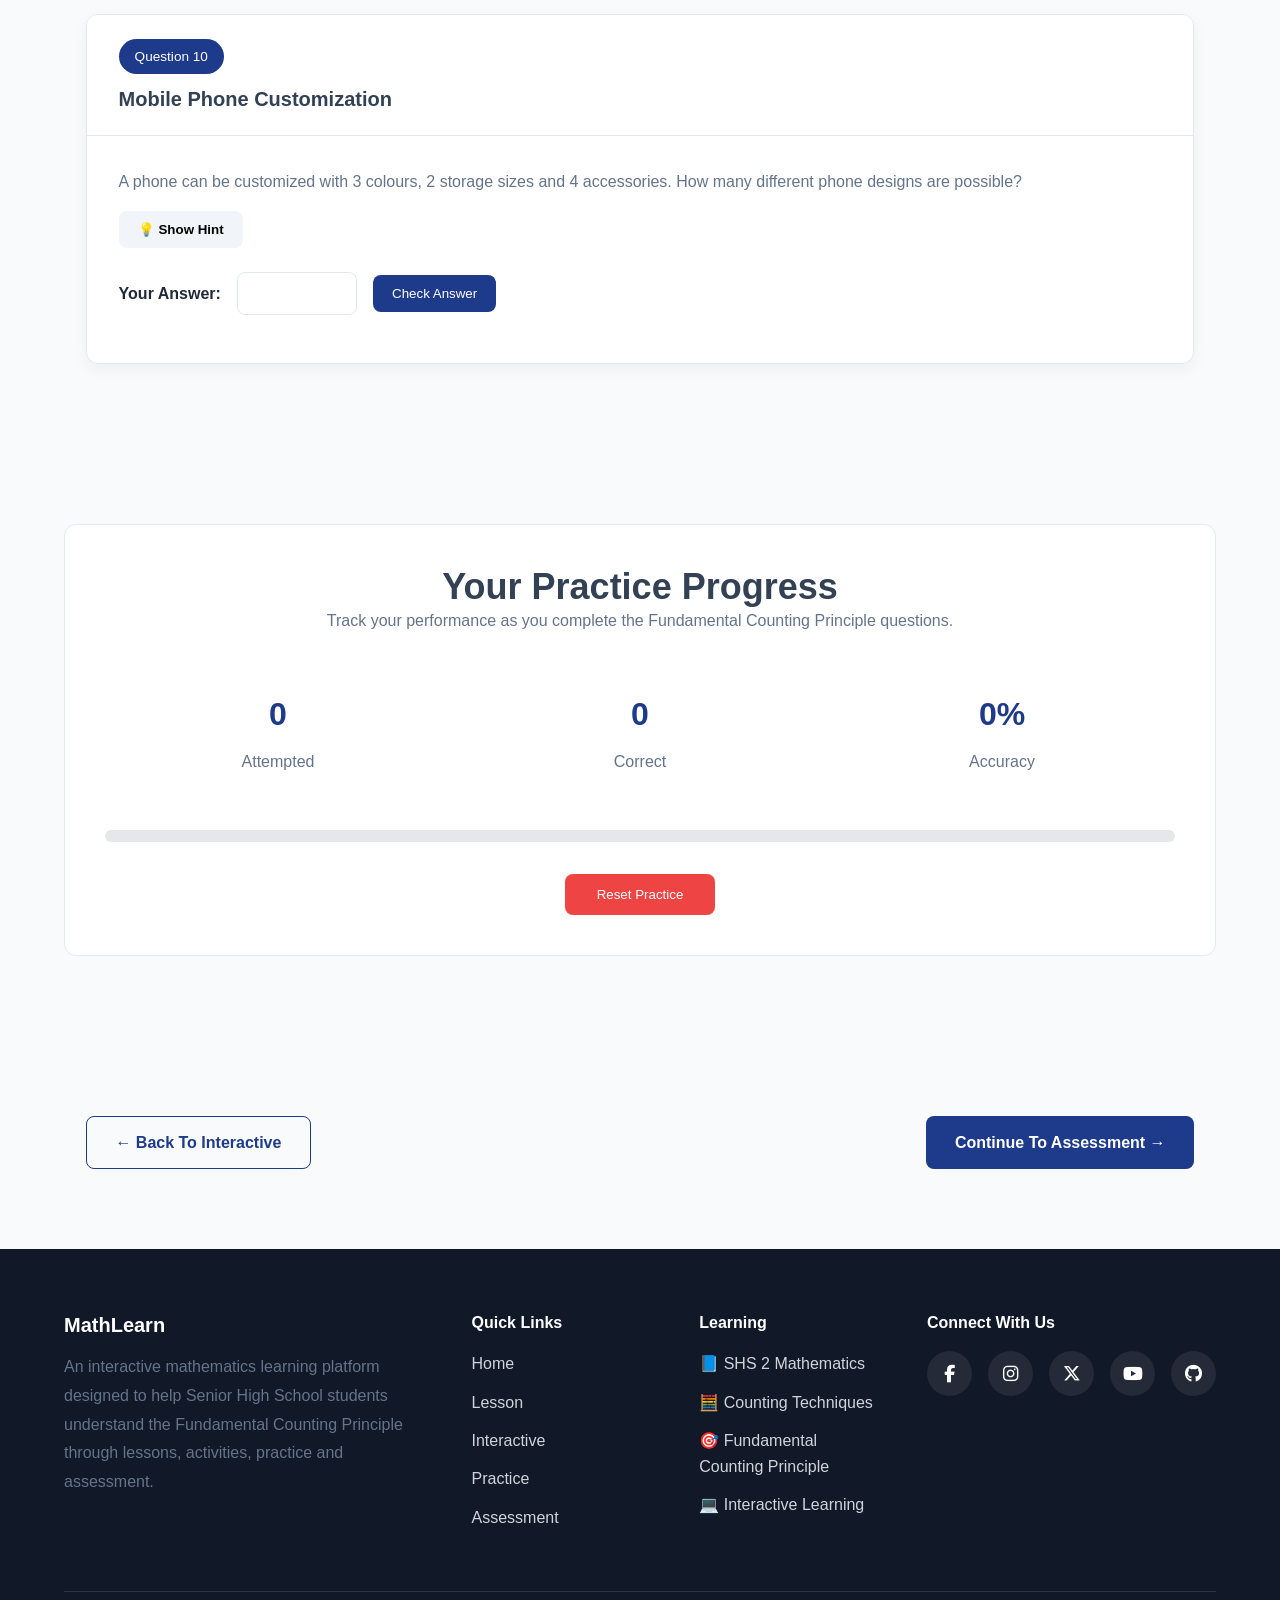
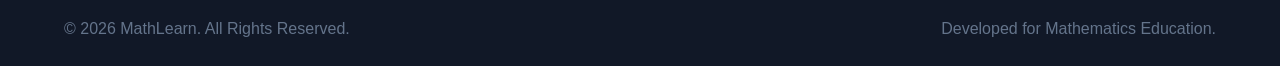
<file: practice.html>
<!doctype html>
<html lang="en">
  <head>
    <meta charset="UTF-8" />

    <meta name="viewport" content="width=device-width, initial-scale=1.0" />

    <meta
      name="description"
      content="Practice the Fundamental Counting Principle through interactive questions and explanations."
    />

    <title>Practice | Fundamental Counting Principle</title>

    <link
      rel="stylesheet"
      href="https://cdnjs.cloudflare.com/ajax/libs/font-awesome/6.7.2/css/all.min.css"
    />

    <link rel="stylesheet" href="css/variables.css" />

    <link rel="stylesheet" href="css/style.css" />

    <link rel="stylesheet" href="css/practice.css" />
  </head>

  <body>
    <!-- Header -->

    <header class="header">
      <div class="container">
        <nav class="navbar">
          <a href="index.html" class="logo">
            <h2>MathLearn</h2>
            <span>Mathematics Learning Platform</span>
          </a>

          <button class="menu-toggle" aria-label="Toggle navigation">
            <span></span>
            <span></span>
            <span></span>
          </button>

          <div class="nav-menu">
            <ul class="nav-links">
              <li>
                <a href="index.html">Home</a>
              </li>

              <li>
                <a href="lesson.html">Lesson</a>
              </li>

              <li>
                <a href="interactive.html">Interactive</a>
              </li>

              <li>
                <a href="practice.html">Practice</a>
              </li>

              <li>
                <a href="assessment.html">Assessment</a>
              </li>

              <li>
                <a href="about.html">About</a>
              </li>
            </ul>

            <a href="lesson.html" class="btn btn-primary"> Start Learning </a>
          </div>
        </nav>
      </div>
    </header>

    <main>
      <!-- Practice Hero -->

      <section class="practice-hero">
        <div class="container">
          <div class="practice-hero-content">
            <p class="practice-label">
              SHS 2 Mathematics | Counting Techniques
            </p>

            <h1>Practice Your Understanding</h1>

            <p>
              Apply the Fundamental Counting Principle to solve problems, check
              your answers and learn from detailed explanations.
            </p>

            <div class="practice-info">
              <span> 📘 Topic: Counting Principle </span>

              <span> 🎓 Level: SHS 2 </span>

              <span> 📝 Questions: 10 </span>
            </div>
          </div>
        </div>
      </section>

      <!-- Instructions -->

      <section class="practice-instructions">
        <div class="container">
          <h2 class="section-title">How To Practice</h2>

          <div class="instruction-grid">
            <article class="instruction-card">
              <span> 01 </span>

              <h3>Understand</h3>

              <p>
                Read each question carefully and identify the choices involved.
              </p>
            </article>

            <article class="instruction-card">
              <span> 02 </span>

              <h3>Solve</h3>

              <p>
                Use multiplication to determine the number of possible outcomes.
              </p>
            </article>

            <article class="instruction-card">
              <span> 03 </span>

              <h3>Learn</h3>

              <p>
                Check explanations and understand the reasoning behind each
                answer.
              </p>
            </article>
          </div>
        </div>
      </section>

      <!-- Practice Questions -->

      <section class="questions-section">
        <div class="container">
          <h2 class="section-title">Practice Questions</h2>

          <!-- Question 1 -->

          <article class="question-card">
            <div class="question-header">
              <span class="question-number"> Question 1 </span>

              <h3>Clothing Combination</h3>
            </div>

            <div class="question-content">
              <p>
                A student has 4 shirts and 3 trousers. How many different
                outfits can be created?
              </p>

              <button class="hint-btn">💡 Show Hint</button>

              <div class="hint-box">
                Multiply the number of choices from each category.
              </div>

              <div class="answer-area">
                <label> Your Answer: </label>

                <input type="number" class="answer-input" data-answer="12" />

                <button class="check-btn">Check Answer</button>
              </div>

              <div class="feedback"></div>

              <button class="explanation-btn hidden">View Explanation</button>

              <div class="explanation">
                <h4>Solution</h4>

                <p>
                  Number of shirts = 4

                  <br />

                  Number of trousers = 3

                  <br /><br />

                  Fundamental Counting Principle:

                  <br />

                  Total outcomes = 4 × 3

                  <br />

                  = 12

                  <br /><br />

                  Therefore, 12 different outfits can be created.
                </p>
              </div>
            </div>
          </article>

          <!-- Question 2 -->

          <article class="question-card">
            <div class="question-header">
              <span class="question-number"> Question 2 </span>

              <h3>Meal Selection</h3>
            </div>

            <div class="question-content">
              <p>
                A restaurant offers 5 different food items and 4 different
                driks. if a customer chooses one food item and one drink, how
                many different combinations are possible
              </p>

              <button class="hint-btn">💡 Show Hint</button>

              <div class="hint-box">
                Multiply the meal choices by the drink choices.
              </div>

              <div class="answer-area">
                <label> Your Answer: </label>

                <input type="number" class="answer-input" data-answer="20" />

                <button class="check-btn">Check Answer</button>
              </div>

              <div class="feedback"></div>

              <button class="explanation-btn hidden">View Explanation</button>

              <div class="explanation">
                <h4>Solution</h4>

                <p>
                  Number of meals = 5

                  <br />

                  Number of drinks = 4

                  <br /><br />

                  Total outcomes = 5 × 4

                  <br />

                  = 20

                  <br /><br />

                  Therefore, 20 meal combinations are possible.
                </p>
              </div>
            </div>
          </article>

          <!-- Question 3 -->

          <article class="question-card">
            <div class="question-header">
              <span class="question-number"> Question 3 </span>

              <h3>Complete Outfit</h3>
            </div>

            <div class="question-content">
              <p>
                A student has 3 caps, 4 shirts and 2 pairs of shoes. How many
                complete outfits can be created?
              </p>

              <button class="hint-btn">💡 Show Hint</button>

              <div class="hint-box">
                Multiply all independent choices together.
              </div>

              <div class="answer-area">
                <label> Your Answer: </label>

                <input type="number" class="answer-input" data-answer="24" />

                <button class="check-btn">Check Answer</button>
              </div>

              <div class="feedback"></div>

              <button class="explanation-btn hidden">View Explanation</button>

              <div class="explanation">
                <h4>Solution</h4>

                <p>
                  Caps = 3

                  <br />

                  Shirts = 4

                  <br />

                  Shoes = 2

                  <br /><br />

                  Total outcomes = 3 × 4 × 2

                  <br />

                  = 24

                  <br /><br />

                  Therefore, 24 complete outfits are possible.
                </p>
              </div>
            </div>
          </article>

          <!-- Question 4 -->

          <article class="question-card">
            <div class="question-header">
              <span class="question-number"> Question 4 </span>

              <h3>School Stationery</h3>
            </div>

            <div class="question-content">
              <p>
                A student can choose 5 different pens and 3 different notebooks.
                How many stationery combinations are possible?
              </p>

              <button class="hint-btn">💡 Show Hint</button>

              <div class="hint-box">
                Multiply the number of pen choices by notebook choices.
              </div>

              <div class="answer-area">
                <label> Your Answer: </label>

                <input type="number" class="answer-input" data-answer="15" />

                <button class="check-btn">Check Answer</button>
              </div>

              <div class="feedback"></div>

              <button class="explanation-btn hidden">View Explanation</button>

              <div class="explanation">
                <h4>Solution</h4>

                <p>
                  Pens = 5

                  <br />

                  Notebooks = 3

                  <br /><br />

                  Total outcomes = 5 × 3

                  <br />

                  = 15

                  <br /><br />

                  Therefore, 15 stationery combinations are possible.
                </p>
              </div>
            </div>
          </article>

          <!-- Question 5 -->

          <article class="question-card">
            <div class="question-header">
              <span class="question-number"> Question 5 </span>

              <h3>Travel Routes</h3>
            </div>

            <div class="question-content">
              <p>
                A person can travel to a town using 4 different buses and return
                using 3 different buses. How many possible travel arrangements
                are there?
              </p>

              <button class="hint-btn">💡 Show Hint</button>

              <div class="hint-box">
                The trip has two independent choices: going and returning.
              </div>

              <div class="answer-area">
                <label> Your Answer: </label>

                <input type="number" class="answer-input" data-answer="12" />

                <button class="check-btn">Check Answer</button>
              </div>

              <div class="feedback"></div>

              <button class="explanation-btn hidden">View Explanation</button>

              <div class="explanation">
                <h4>Solution</h4>

                <p>
                  Going choices = 4

                  <br />

                  Returning choices = 3

                  <br /><br />

                  Total outcomes = 4 × 3

                  <br />

                  = 12

                  <br /><br />

                  Therefore, 12 travel arrangements are possible.
                </p>
              </div>
            </div>
          </article>

          <!-- Question 6 -->

          <article class="question-card">
            <div class="question-header">
              <span class="question-number"> Question 6 </span>

              <h3>Password Creation</h3>
            </div>

            <div class="question-content">
              <p>
                A password contains one letter followed by one number. If there
                are 6 letters and 5 numbers available, how many passwords can be
                created?
              </p>

              <button class="hint-btn">💡 Show Hint</button>

              <div class="hint-box">
                Multiply letter choices by number choices.
              </div>

              <div class="answer-area">
                <label> Your Answer: </label>

                <input type="number" class="answer-input" data-answer="30" />

                <button class="check-btn">Check Answer</button>
              </div>

              <div class="feedback"></div>

              <button class="explanation-btn hidden">View Explanation</button>

              <div class="explanation">
                <h4>Solution</h4>

                <p>
                  Letters = 6

                  <br />

                  Numbers = 5

                  <br /><br />

                  Total outcomes = 6 × 5

                  <br />

                  = 30

                  <br /><br />

                  Therefore, 30 passwords can be created.
                </p>
              </div>
            </div>
          </article>

          <!-- Question 7 -->

          <article class="question-card">
            <div class="question-header">
              <span class="question-number"> Question 7 </span>

              <h3>Food Menu Selection</h3>
            </div>

            <div class="question-content">
              <p>
                A restaurant offers 4 starters, 6 main meals and 3 desserts. How
                many different three-course meals can be created?
              </p>

              <button class="hint-btn">💡 Show Hint</button>

              <div class="hint-box">
                There are three independent choices. Multiply all three choices.
              </div>

              <div class="answer-area">
                <label> Your Answer: </label>

                <input type="number" class="answer-input" data-answer="72" />

                <button class="check-btn">Check Answer</button>
              </div>

              <div class="feedback"></div>

              <button class="explanation-btn hidden">View Explanation</button>

              <div class="explanation">
                <h4>Solution</h4>

                <p>
                  Starters = 4

                  <br />

                  Main meals = 6

                  <br />

                  Desserts = 3

                  <br /><br />

                  Total outcomes = 4 × 6 × 3

                  <br />

                  = 72

                  <br /><br />

                  Therefore, 72 different meals can be created.
                </p>
              </div>
            </div>
          </article>

          <!-- Question 8 -->

          <article class="question-card">
            <div class="question-header">
              <span class="question-number"> Question 8 </span>

              <h3>Student Identification Code</h3>
            </div>

            <div class="question-content">
              <p>
                A school creates identification codes using one letter followed
                by two numbers. If there are 5 letters and 4 numbers available,
                how many different codes can be created?
              </p>

              <button class="hint-btn">💡 Show Hint</button>

              <div class="hint-box">The number choices are repeated twice.</div>

              <div class="answer-area">
                <label> Your Answer: </label>

                <input type="number" class="answer-input" data-answer="80" />

                <button class="check-btn">Check Answer</button>
              </div>

              <div class="feedback"></div>

              <button class="explanation-btn hidden">View Explanation</button>

              <div class="explanation">
                <h4>Solution</h4>

                <p>
                  Letter choices = 5

                  <br />

                  First number = 4

                  <br />

                  Second number = 4

                  <br /><br />

                  Total outcomes = 5 × 4 × 4

                  <br />

                  = 80

                  <br /><br />

                  Therefore, 80 identification codes can be created.
                </p>
              </div>
            </div>
          </article>

          <!-- Question 9 -->

          <article class="question-card">
            <div class="question-header">
              <span class="question-number"> Question 9 </span>

              <h3>School Timetable Choices</h3>
            </div>

            <div class="question-content">
              <p>
                A student chooses one subject from 3 mathematics topics, one
                science topic from 4 options, and one ICT topic from 2 options.
                How many possible subject combinations are there?
              </p>

              <button class="hint-btn">💡 Show Hint</button>

              <div class="hint-box">
                Multiply the choices from each subject category.
              </div>

              <div class="answer-area">
                <label> Your Answer: </label>

                <input type="number" class="answer-input" data-answer="24" />

                <button class="check-btn">Check Answer</button>
              </div>

              <div class="feedback"></div>

              <button class="explanation-btn hidden">View Explanation</button>

              <div class="explanation">
                <h4>Solution</h4>

                <p>
                  Mathematics = 3 choices

                  <br />

                  Science = 4 choices

                  <br />

                  ICT = 2 choices

                  <br /><br />

                  Total outcomes = 3 × 4 × 2

                  <br />

                  = 24

                  <br /><br />

                  Therefore, 24 subject combinations are possible.
                </p>
              </div>
            </div>
          </article>

          <!-- Question 10 -->

          <article class="question-card">
            <div class="question-header">
              <span class="question-number"> Question 10 </span>

              <h3>Mobile Phone Customization</h3>
            </div>

            <div class="question-content">
              <p>
                A phone can be customized with 3 colours, 2 storage sizes and 4
                accessories. How many different phone designs are possible?
              </p>

              <button class="hint-btn">💡 Show Hint</button>

              <div class="hint-box">
                Each customization option is an independent choice.
              </div>

              <div class="answer-area">
                <label> Your Answer: </label>

                <input type="number" class="answer-input" data-answer="24" />

                <button class="check-btn">Check Answer</button>
              </div>

              <div class="feedback"></div>

              <button class="explanation-btn hidden">View Explanation</button>

              <div class="explanation">
                <h4>Solution</h4>

                <p>
                  Colours = 3

                  <br />

                  Storage sizes = 2

                  <br />

                  Accessories = 4

                  <br /><br />

                  Total outcomes = 3 × 2 × 4

                  <br />

                  = 24

                  <br /><br />

                  Therefore, 24 phone designs are possible.
                </p>
              </div>
            </div>
          </article>
        </div>
      </section>

      <!-- Practice Progress -->

      <section class="practice-progress">
        <div class="container">
          <div class="progress-card">
            <h2>Your Practice Progress</h2>

            <p>
              Track your performance as you complete the Fundamental Counting
              Principle questions.
            </p>

            <div class="progress-stats">
              <div class="stat-box">
                <span id="attempted"> 0 </span>

                <p>Attempted</p>
              </div>

              <div class="stat-box">
                <span id="correct"> 0 </span>

                <p>Correct</p>
              </div>

              <div class="stat-box">
                <span id="accuracy"> 0% </span>

                <p>Accuracy</p>
              </div>
            </div>

            <div class="progress-bar-container">
              <div class="progress-bar">
                <div class="progress-fill" id="progress-fill"></div>
              </div>
            </div>

            <button class="reset-btn">Reset Practice</button>
          </div>
        </div>
      </section>

      <!-- Page Navigation -->

      <section class="page-navigation">
        <div class="container">
          <a href="interactive.html" class="btn btn-secondary">
            ← Back To Interactive
          </a>

          <a href="assessment.html" class="btn btn-primary">
            Continue To Assessment →
          </a>
        </div>
      </section>
    </main>

    <!-- Website footer information. -->

    <footer class="footer">
      <div class="container">
        <div class="footer-grid">
          <!-- About -->

          <div class="footer-column">
            <h3 class="footer-logo">MathLearn</h3>

            <p>
              An interactive mathematics learning platform designed to help
              Senior High School students understand the Fundamental Counting
              Principle through lessons, activities, practice and assessment.
            </p>
          </div>

          <!-- Quick Links -->

          <div class="footer-column">
            <h4>Quick Links</h4>

            <ul class="footer-links">
              <li><a href="index.html">Home</a></li>

              <li><a href="lesson.html">Lesson</a></li>

              <li><a href="interactive.html">Interactive</a></li>

              <li><a href="practice.html">Practice</a></li>

              <li><a href="assessment.html">Assessment</a></li>
            </ul>
          </div>

          <!-- Learning -->

          <div class="footer-column">
            <h4>Learning</h4>

            <ul class="footer-links">
              <li>📘 SHS 2 Mathematics</li>

              <li>🧮 Counting Techniques</li>

              <li>🎯 Fundamental Counting Principle</li>

              <li>💻 Interactive Learning</li>
            </ul>
          </div>

          <!-- Social -->

          <div class="footer-column">
            <h4>Connect With Us</h4>

            <div class="social-links">
              <a href="https://www.facebook.com" aria-label="Facebook">
                <i class="fab fa-facebook-f"></i>
              </a>

              <a href="https://www.instagram.com" aria-label="Instagram">
                <i class="fab fa-instagram"></i>
              </a>

              <a href="https://www.x.com" aria-label="Twitter">
                <i class="fab fa-x-twitter"></i>
              </a>

              <a href="https://www.youtube.com" aria-label="YouTube">
                <i class="fab fa-youtube"></i>
              </a>

              <a href="https://www.github.com" aria-label="GitHub">
                <i class="fab fa-github"></i>
              </a>
            </div>
          </div>
        </div>

        <div class="footer-bottom">
          <p>© 2026 MathLearn. All Rights Reserved.</p>

          <p>Developed for Mathematics Education.</p>
        </div>
      </div>
    </footer>

    <script src="js/navbar.js"></script>
    <script src="js/practice.js"></script>
  </body>
</html>
</file>
<file: css/variables.css>
/* Global design variables used throughout the website. */

:root {
  /* =========================
       COLOR SYSTEM
       ========================= */

  /* Main brand colour used for headings, buttons and important elements. */
  --primary-color: #1e3a8a;

  /* Secondary colour used for supporting elements and backgrounds. */
  --secondary-color: #334155;

  /* Accent colour used for highlights and interactive states. */
  --accent-color: #10b981;

  /* Main page background colour. */
  --background-color: #f8fafc;

  /* Card and component background colour. */
  --surface-color: #ffffff;

  /* Main text colour for readability. */
  --text-color: #1f2937;

  /* Muted text colour for descriptions and secondary information. */
  --muted-text-color: #64748b;

  /* Border colour used across cards and sections. */
  --border-color: #e2e8f0;

  /* =========================
       TYPOGRAPHY SYSTEM
       ========================= */

  /* Font used for headings and important text. */
  --heading-font: "Poppins", sans-serif;

  /* Font used for normal website content. */
  --body-font: "Inter", sans-serif;

  /* Large hero heading size. */
  --heading-xl: 3.5rem;

  /* Section heading size. */
  --heading-lg: 2.25rem;

  /* Card heading size. */
  --heading-md: 1.25rem;

  /* Normal paragraph text size. */
  --text-base: 1rem;

  /* Small supporting text size. */
  --text-small: 0.875rem;

  /* =========================
       SPACING SYSTEM
       ========================= */

  /* Small spacing between closely related elements. */
  --space-sm: 0.75rem;

  /* Default spacing used throughout sections. */
  --space-md: 1.5rem;

  /* Large spacing between major sections. */
  --space-lg: 3rem;

  /* Extra large spacing for hero and major layouts. */
  --space-xl: 5rem;

  /* =========================
       LAYOUT SYSTEM
       ========================= */

  /* Maximum width of website content. */
  --container-width: 1200px;

  /* Standard section spacing. */
  --section-padding: 5rem 1.5rem;

  /* =========================
       COMPONENT STYLING
       ========================= */

  /* Rounded corners used for cards and buttons. */
  --border-radius: 12px;

  /* Small rounded corners for smaller components. */
  --border-radius-sm: 8px;

  /* Standard shadow for cards and floating elements. */
  --box-shadow: 0 10px 30px rgba(0, 0, 0, 0.08);

  /* Smooth transition used for hover effects. */
  --transition: 0.3s ease;

  /* =========================
       RESPONSIVE BREAKPOINTS
       ========================= */

  /* Tablet screen breakpoint. */
  --tablet-width: 768px;

  /* Mobile screen breakpoint. */
  --mobile-width: 480px;
}
</file>
<file: css/style.css>
/* Global website styles and shared layout rules. */

/* =========================
   CSS RESET
   ========================= */

* {
  margin: 0;

  padding: 0;

  box-sizing: border-box;
}

html {
  scroll-behavior: smooth;
}

body {
  font-family: var(--body-font);

  background-color: var(--background-color);

  color: var(--text-color);

  line-height: 1.6;
}

/* =========================
   GENERAL ELEMENTS
   ========================= */

h1,
h2,
h3,
h4 {
  font-family: var(--heading-font);

  color: var(--secondary-color);

  line-height: 1.2;
}

h1 {
  font-size: var(--heading-xl);
}

h2 {
  font-size: var(--heading-lg);
}

h3 {
  font-size: var(--heading-md);
}

p {
  font-size: var(--text-base);

  color: var(--muted-text-color);
}

a {
  text-decoration: none;

  color: inherit;
}

ul {
  list-style: none;
}

img {
  max-width: 100%;

  display: block;
}

/* =========================
   GLOBAL LAYOUT SYSTEM
   ========================= */

/* Prevent background scrolling when mobile menu is open. */

body.menu-open {
  overflow: hidden;
}

.container {
  width: min(90%, var(--container-width));

  margin: 0 auto;
}

section {
  padding: var(--section-padding);
}

main {
  overflow: hidden;
}

/* =========================
   BUTTON COMPONENT
   ========================= */

.btn {
  display: inline-flex;

  align-items: center;

  justify-content: center;

  padding: 0.8rem 1.8rem;

  border-radius: var(--border-radius-sm);

  font-weight: 600;

  cursor: pointer;

  transition: var(--transition);
}

.btn-primary {
  background-color: var(--primary-color);

  color: white;
}

.btn-primary:hover {
  transform: translateY(-3px);

  opacity: 0.9;
}

.btn-secondary {
  border: 1px solid var(--primary-color);

  color: var(--primary-color);

  background-color: transparent;
}

.btn-secondary:hover {
  background-color: var(--primary-color);

  color: white;
}

/* =========================
   SECTION HEADINGS
   ========================= */

.section-title {
  text-align: center;

  margin-bottom: var(--space-lg);
}

.section-description {
  max-width: 650px;

  margin: -1rem auto var(--space-lg);

  text-align: center;
}

/* =========================
   REUSABLE CARD COMPONENT
   ========================= */

.card {
  background-color: var(--surface-color);

  border: 1px solid var(--border-color);

  border-radius: var(--border-radius);

  padding: var(--space-md);

  transition: var(--transition);
}

.card:hover {
  transform: translateY(-5px);

  box-shadow: var(--box-shadow);
}

/* =========================
   HEADER AND NAVIGATION
   ========================= */

.header {
  width: 100%;

  background-color: var(--background-color);

  border-bottom: 1px solid var(--border-color);

  position: sticky;

  top: 0;

  z-index: 1000;
}

.navbar {
  display: flex;

  align-items: center;

  justify-content: space-between;

  gap: var(--space-md);

  padding: 1.2rem 0;

  position: relative;
}

/* Website logo */

.logo {
  display: flex;

  flex-direction: column;
}

.logo h2 {
  color: var(--primary-color);

  font-size: 1.5rem;
}

.logo span {
  font-size: 0.75rem;

  color: var(--text-color);
}

/* Desktop navigation wrapper */

.nav-menu {
  display: flex;

  align-items: center;

  gap: 2rem;
}

/* Navigation links */

.nav-links {
  display: flex;

  align-items: center;

  gap: 2rem;
}

.nav-links a {
  color: var(--text-color);

  font-weight: 500;

  transition: var(--transition);
}

.nav-links a:hover {
  color: var(--accent-color);
}

.nav-links a.active {
  color: var(--accent-color);
}

/* Mobile hamburger button */

.menu-toggle {
  display: none;

  width: 40px;

  height: 40px;

  background: none;

  border: none;

  cursor: pointer;

  position: relative;
}

.menu-toggle span {
  display: block;

  width: 28px;

  height: 3px;

  background-color: var(--secondary-color);

  margin: 5px auto;

  border-radius: 10px;

  transition: 0.3s ease;
}

/* Hamburger animation into X */

.menu-toggle.open span:nth-child(1) {
  transform: rotate(45deg) translate(6px, 6px);
}

.menu-toggle.open span:nth-child(2) {
  opacity: 0;
}

.menu-toggle.open span:nth-child(3) {
  transform: rotate(-45deg) translate(6px, -6px);
}

/* =========================
   FOOTER
   ========================= */
.footer {
  background: #111827;

  color: #d1d5db;

  padding: 4rem 0 1.5rem;
}

.footer-grid {
  display: grid;

  grid-template-columns: 2fr 1fr 1fr 1fr;

  gap: 3rem;
}

.footer-logo {
  color: white;

  margin-bottom: 1rem;
}

.footer-column h4 {
  color: white;

  margin-bottom: 1.2rem;
}

.footer-column p {
  line-height: 1.8;
}

.footer-links {
  list-style: none;
}

.footer-links li {
  margin-bottom: 0.8rem;
}

.footer-links a {
  color: #d1d5db;

  text-decoration: none;

  transition: 0.3s;
}

.footer-links a:hover {
  color: var(--accent-color);

  padding-left: 6px;
}

.social-links {
  display: flex;

  gap: 1rem;

  margin-top: 1rem;
}

.social-links a {
  width: 45px;

  height: 45px;

  display: flex;

  justify-content: center;

  align-items: center;

  border-radius: 50%;

  background: rgba(255, 255, 255, 0.08);

  color: white;

  font-size: 1.1rem;

  transition: 0.3s;
}

.social-links a:hover {
  background: var(--accent-color);

  transform: translateY(-4px);
}

.footer-bottom {
  margin-top: 3rem;

  padding-top: 1.5rem;

  border-top: 1px solid rgba(255, 255, 255, 0.12);

  display: flex;

  justify-content: space-between;

  align-items: center;

  flex-wrap: wrap;

  gap: 1rem;

  font-size: 0.9rem;
}

@media (max-width: 900px) {
  .footer-grid {
    grid-template-columns: 1fr 1fr;
  }
}

@media (max-width: 600px) {
  .footer-grid {
    grid-template-columns: 1fr;

    text-align: center;
  }

  .social-links {
    justify-content: center;
  }

  .footer-bottom {
    flex-direction: column;

    text-align: center;
  }
}

/* =========================
   RESPONSIVE DESIGN
   ========================= */

@media (max-width: 1000px) {
  .nav-links {
    gap: 1rem;
  }
}

@media (max-width: 768px) {
  h1 {
    font-size: 2.5rem;
  }

  h2 {
    font-size: 1.8rem;
  }

  section {
    padding: 3.5rem 0;
  }

  .navbar {
    flex-direction: row;
  }

  .menu-toggle {
    display: block;
  }

  /* Mobile navigation drawer */

  .nav-menu {
    position: absolute;

    top: 100%;

    left: 0;

    width: 100%;

    background-color: var(--background-color);

    display: flex;

    flex-direction: column;

    align-items: center;

    padding: 2rem;

    gap: 2rem;

    border-bottom: 1px solid var(--border-color);

    transform: translateY(-120%);

    opacity: 0;

    visibility: hidden;

    transition: 0.35s ease;
  }

  .nav-menu.active {
    transform: translateY(0);

    opacity: 1;

    visibility: visible;
  }

  .nav-links {
    flex-direction: column;

    gap: 1.5rem;

    width: 100%;

    text-align: center;
  }

  .nav-menu .btn {
    width: 80%;
  }
}
</file>
<file: css/index.css>
/* Homepage-specific styles. */

/* =========================
   HERO SECTION
   ========================= */

.hero {
  min-height: 90vh;

  padding: 7rem 0;

  position: relative;

  overflow: hidden;
}

.hero .container {
  display: flex;

  align-items: center;

  justify-content: space-between;

  gap: var(--space-xl);
}

/* Creates a subtle academic background effect. */

.hero::before {
  content: "";

  position: absolute;

  width: 500px;

  height: 500px;

  background-color: var(--primary-color);

  opacity: 0.04;

  border-radius: 50%;

  top: -150px;

  right: -150px;
}

.hero-content {
  flex: 1;

  max-width: 650px;

  position: relative;

  z-index: 1;
}

.hero-label {
  display: inline-flex;

  align-items: center;

  gap: 0.5rem;

  color: var(--accent-color);

  font-weight: 600;

  letter-spacing: 0.5px;

  margin-bottom: var(--space-md);
}

.hero-label::before {
  content: "";

  width: 30px;

  height: 2px;

  background-color: var(--accent-color);
}

.hero h1 {
  font-size: clamp(2.8rem, 5vw, 4.5rem);

  line-height: 1.1;

  margin-bottom: var(--space-md);

  color: var(--secondary-color);
}

.hero-description {
  font-size: 1.15rem;

  line-height: 1.8;

  max-width: 580px;

  margin-bottom: var(--space-lg);

  color: var(--text-color);
}

/* Course information badges. */

.course-meta {
  display: flex;

  flex-wrap: wrap;

  gap: 0.8rem;

  margin-bottom: var(--space-lg);
}

.course-meta span {
  background-color: var(--surface-color);

  border: 1px solid var(--border-color);

  padding: 0.65rem 1.1rem;

  border-radius: 50px;

  font-size: 0.9rem;

  color: var(--text-color);

  transition: var(--transition);
}

.course-meta span:hover {
  border-color: var(--accent-color);
}

.hero-buttons {
  display: flex;

  gap: var(--space-md);
}

.hero-image {
  flex: 1;

  display: flex;

  justify-content: center;

  position: relative;

  z-index: 1;
}

.hero-image img {
  max-width: 480px;

  width: 100%;

  transition: var(--transition);
}

.hero-image img:hover {
  transform: translateY(-8px);
}

/* =========================
   SECTION DESCRIPTION
   ========================= */

.section-description {
  text-align: center;

  max-width: 650px;

  margin: -1rem auto var(--space-lg);
}

/* =========================
   OBJECTIVES SECTION
   ========================= */

.objective-grid {
  display: grid;

  grid-template-columns: repeat(4, 1fr);

  gap: var(--space-md);
}

.objective-card {
  background-color: var(--surface-color);

  padding: var(--space-md);

  border-radius: var(--border-radius);

  border: 1px solid var(--border-color);

  transition: var(--transition);
}

.objective-card:hover {
  transform: translateY(-6px);

  box-shadow: var(--box-shadow);
}

.objective-card span {
  display: block;

  font-size: 2rem;

  font-weight: 700;

  color: var(--accent-color);

  margin-bottom: var(--space-sm);
}

.objective-card h3 {
  margin-bottom: var(--space-sm);

  color: var(--primary-color);
}

.objective-card p {
  color: var(--text-color);
}

/* =========================
   LEARNING JOURNEY
   ========================= */

.journey-container {
  display: flex;

  justify-content: space-between;

  gap: var(--space-md);

  position: relative;
}

/* Connecting line between learning stages. */

.journey-container::before {
  content: "";

  position: absolute;

  top: 35px;

  left: 10%;

  right: 10%;

  height: 2px;

  background-color: var(--border-color);
}

.path-card {
  flex: 1;

  text-align: center;

  position: relative;

  z-index: 1;

  color: var(--text-color);
}

.step-number {
  display: flex;

  align-items: center;

  justify-content: center;

  width: 70px;

  height: 70px;

  margin: 0 auto var(--space-md);

  border-radius: 50%;

  background-color: var(--primary-color);

  color: white;

  font-size: 1.2rem;

  font-weight: 700;

  transition: var(--transition);
}

.path-card:hover .step-number {
  background-color: var(--accent-color);

  transform: scale(1.1);
}

.step-content {
  background-color: var(--surface-color);

  padding: var(--space-md);

  border-radius: var(--border-radius);

  border: 1px solid var(--border-color);

  transition: var(--transition);
}

.path-card:hover .step-content {
  transform: translateY(-5px);

  box-shadow: var(--box-shadow);
}

.step-content h3 {
  margin-bottom: var(--space-sm);

  color: var(--secondary-color);
}

.step-content p {
  color: var(--text-color);

  font-size: 0.95rem;
}

/* =========================
   RESPONSIVE DESIGN
   ========================= */

@media (max-width: 1000px) {
  .hero .container {
    flex-direction: column;

    text-align: center;
  }

  .hero-buttons {
    justify-content: center;
  }

  .course-meta {
    justify-content: center;
  }

  .objective-grid {
    grid-template-columns: repeat(2, 1fr);
  }

  .journey-container {
    flex-direction: column;

    align-items: center;

    gap: var(--space-lg);
  }

  /* Vertical learning path line. */

  .journey-container::before {
    top: 0;

    bottom: 0;

    left: 50%;

    right: auto;

    width: 2px;

    height: 100%;
  }

  .path-card {
    width: 80%;
  }
}

@media (max-width: 600px) {
  .hero {
    padding: 4rem 0;
  }

  .hero-buttons {
    flex-direction: column;
  }

  .objective-grid {
    grid-template-columns: 1fr;
  }

  .application-grid {
    grid-template-columns: 1fr;
  }

  .path-card {
    width: 100%;
  }
}
</file>
<file: css/about.css>
/* =========================================================
   COUNTING TECHNIQUES — ABOUT PAGE
   Mathematical / Geometric / Academic Design
========================================================= */

/* =========================================================
   HERO SECTION
========================================================= */

.counting-hero {
  position: relative;

  min-height: 680px;

  display: flex;

  align-items: center;

  background:
    radial-gradient(
      circle at 85% 20%,
      rgba(16, 185, 129, 0.1),
      transparent 25%
    ),
    linear-gradient(135deg, #f8fafc 0%, #ffffff 55%, #f0fdf4 100%);

  overflow: hidden;
}

/* Decorative background lines */

.counting-hero::before {
  content: "";

  position: absolute;

  width: 500px;

  height: 500px;

  right: -180px;

  top: -180px;

  border: 1px solid rgba(30, 58, 138, 0.08);

  border-radius: 50%;
}

.counting-hero::after {
  content: "";

  position: absolute;

  width: 350px;

  height: 350px;

  right: -80px;

  bottom: -180px;

  border: 1px solid rgba(16, 185, 129, 0.12);

  border-radius: 50%;
}

/* Hero layout */

.counting-hero-grid {
  display: grid;

  grid-template-columns: 1.1fr 0.9fr;

  align-items: center;

  gap: 5rem;

  position: relative;

  z-index: 1;
}

/* Hero content */

.hero-content {
  max-width: 680px;
}

.hero-kicker {
  display: inline-flex;

  align-items: center;

  gap: 0.6rem;

  color: var(--accent-color);

  font-size: 0.75rem;

  font-weight: 800;

  letter-spacing: 2px;

  margin-bottom: 1.5rem;
}

.hero-kicker::before {
  content: "";

  width: 28px;

  height: 2px;

  background: var(--accent-color);
}

.hero-content h1 {
  font-size: clamp(3rem, 6vw, 5rem);

  line-height: 1.02;

  letter-spacing: -2px;

  margin-bottom: 1.5rem;

  color: var(--secondary-color);
}

.hero-content h1 span {
  color: var(--primary-color);

  position: relative;
}

/* Small underline beneath "Counting" */

.hero-content h1 span::after {
  content: "";

  position: absolute;

  left: 0;

  bottom: -4px;

  width: 100%;

  height: 5px;

  background: var(--accent-color);

  opacity: 0.8;

  border-radius: 5px;
}

.hero-content > p {
  max-width: 620px;

  font-size: 1.08rem;

  line-height: 1.9;

  margin-bottom: 2rem;
}

/* Hero buttons */

.hero-actions {
  display: flex;

  flex-wrap: wrap;

  gap: 1rem;
}

.hero-actions .btn {
  border-radius: var(--border-radius-sm);
}

/* =========================================================
   MATHEMATICAL HERO VISUAL
========================================================= */

.math-display {
  position: relative;

  width: 400px;

  height: 400px;

  margin-inline: auto;

  display: flex;

  align-items: center;

  justify-content: center;
}

/* Large circle */

.math-display::before {
  content: "";

  position: absolute;

  width: 310px;

  height: 310px;

  border: 2px dashed rgba(30, 58, 138, 0.18);

  border-radius: 50%;
}

/* Inner circle */

.math-display::after {
  content: "";

  position: absolute;

  width: 220px;

  height: 220px;

  border: 1px solid rgba(16, 185, 129, 0.35);

  border-radius: 50%;
}

/* Number circles */

.math-circle {
  position: absolute;

  width: 68px;

  height: 68px;

  border-radius: 50%;

  display: flex;

  align-items: center;

  justify-content: center;

  font-family: var(--heading-font);

  font-size: 1.5rem;

  font-weight: 700;

  background: white;

  box-shadow: var(--box-shadow);

  z-index: 3;
}

.circle-one {
  top: 35px;

  left: 70px;

  color: var(--primary-color);

  border: 3px solid var(--primary-color);
}

.circle-two {
  top: 105px;

  right: 20px;

  color: var(--accent-color);

  border: 3px solid var(--accent-color);
}

.circle-three {
  bottom: 45px;

  left: 95px;

  color: var(--secondary-color);

  border: 3px solid var(--secondary-color);
}

/* Equation */

.math-equation {
  position: relative;

  z-index: 4;

  display: flex;

  align-items: center;

  gap: 0.7rem;

  padding: 1.3rem 1.6rem;

  background: white;

  border: 1px solid var(--border-color);

  border-radius: var(--border-radius);

  box-shadow: 0 20px 50px rgba(15, 23, 42, 0.12);

  font-family: var(--heading-font);

  font-size: 2.1rem;

  font-weight: 700;
}

.math-equation strong {
  color: var(--accent-color);
}

.math-equation .answer {
  color: var(--primary-color);
}

/* Label */

.math-label {
  position: absolute;

  bottom: 10px;

  right: 30px;

  z-index: 5;

  padding: 0.5rem 0.8rem;

  background: var(--secondary-color);

  color: white;

  font-size: 0.65rem;

  font-weight: 700;

  letter-spacing: 2px;

  border-radius: 4px;
}

/* =========================================================
   SECTION LABEL
========================================================= */

.section-label {
  display: inline-block;

  color: var(--accent-color);

  font-size: 0.72rem;

  font-weight: 800;

  letter-spacing: 2px;

  margin-bottom: 1rem;
}

/* =========================================================
   PROJECT STORY
========================================================= */

.project-story {
  background: white;

  padding: 7rem 0;
}

.story-grid {
  display: grid;

  grid-template-columns: 0.8fr 1.2fr;

  gap: 7rem;

  align-items: start;
}

.story-heading h2 {
  font-size: clamp(2.2rem, 4vw, 3.5rem);

  line-height: 1.1;

  color: var(--secondary-color);

  max-width: 430px;
}

.story-content {
  max-width: 700px;

  padding-top: 2.5rem;
}

.story-content p {
  font-size: 1.05rem;

  line-height: 1.9;

  margin-bottom: 1.5rem;
}

/* =========================================================
   ACADEMIC INFORMATION
========================================================= */

.academic-section {
  background: var(--background-color);

  padding: 6rem 0;
}

.academic-heading {
  margin-bottom: 3rem;
}

.academic-heading h2 {
  font-size: clamp(2rem, 4vw, 3rem);

  color: var(--secondary-color);
}

.academic-grid {
  display: grid;

  grid-template-columns: repeat(4, 1fr);

  border-top: 1px solid var(--border-color);

  border-left: 1px solid var(--border-color);

  background: white;
}

.academic-card {
  min-height: 250px;

  padding: 2rem;

  border-right: 1px solid var(--border-color);

  border-bottom: 1px solid var(--border-color);

  position: relative;

  transition: var(--transition);
}

.academic-card:hover {
  background: #f8fafc;

  transform: translateY(-5px);
}

.card-number {
  display: block;

  color: var(--accent-color);

  font-size: 0.7rem;

  font-weight: 800;

  letter-spacing: 1px;

  margin-bottom: 3rem;
}

.card-label {
  display: block;

  color: var(--muted-text-color);

  text-transform: uppercase;

  font-size: 0.7rem;

  font-weight: 700;

  letter-spacing: 1.3px;

  margin-bottom: 0.7rem;
}

.academic-card h3 {
  font-size: 1.15rem;

  line-height: 1.5;

  color: var(--secondary-color);
}

/* =========================================================
   LEARNING APPROACH
========================================================= */

.approach-section {
  background: white;

  padding: 7rem 0;
}

.approach-heading {
  max-width: 700px;

  margin-bottom: 4rem;
}

.approach-heading h2 {
  font-size: clamp(2.2rem, 4vw, 3.2rem);

  color: var(--secondary-color);

  margin-bottom: 1rem;
}

.approach-heading p {
  max-width: 600px;

  font-size: 1rem;

  line-height: 1.8;
}

.approach-grid {
  display: grid;

  grid-template-columns: repeat(3, 1fr);

  gap: 1.5rem;
}

.approach-item {
  padding: 2.5rem 2rem;

  border: 1px solid var(--border-color);

  border-radius: var(--border-radius);

  background: var(--surface-color);

  transition: var(--transition);
}

.approach-item:hover {
  transform: translateY(-8px);

  box-shadow: var(--box-shadow);
}

.approach-item.featured {
  background: var(--primary-color);

  border-color: var(--primary-color);

  color: white;

  transform: translateY(-15px);
}

.approach-item.featured:hover {
  transform: translateY(-23px);
}

.approach-icon {
  width: 48px;

  height: 48px;

  display: flex;

  align-items: center;

  justify-content: center;

  border-radius: 50%;

  background: rgba(16, 185, 129, 0.12);

  color: var(--accent-color);

  font-size: 0.75rem;

  font-weight: 800;

  margin-bottom: 2rem;
}

.approach-item.featured .approach-icon {
  background: rgba(255, 255, 255, 0.12);

  color: white;
}

.approach-item h3 {
  font-size: 1.4rem;

  margin-bottom: 0.8rem;

  color: var(--secondary-color);
}

.approach-item.featured h3 {
  color: white;
}

.approach-item p {
  line-height: 1.8;
}

.approach-item.featured p {
  color: rgba(255, 255, 255, 0.8);
}

/* =========================================================
   DEVELOPMENT TEAM
========================================================= */

.team-section {
  background: #f1f5f9;

  padding: 7rem 0;
}

.team-heading {
  max-width: 650px;

  margin-bottom: 3.5rem;
}

.team-heading h2 {
  font-size: clamp(2.2rem, 4vw, 3.2rem);

  color: var(--secondary-color);

  margin-bottom: 1rem;
}

.team-heading p {
  line-height: 1.8;
}

/* Team list */

.team-list {
  border-top: 1px solid #cbd5e1;
}

/* Individual member */

.team-member {
  display: grid;

  grid-template-columns: 60px 55px 1fr auto;

  align-items: center;

  gap: 1.5rem;

  padding: 1.5rem 1rem;

  border-bottom: 1px solid #cbd5e1;

  transition: var(--transition);
}

.team-member:hover {
  background: white;

  padding-left: 1.5rem;

  box-shadow: var(--box-shadow);
}

.member-number {
  color: #94a3b8;

  font-size: 0.75rem;

  font-weight: 700;
}

/* Initial */

.member-initial {
  width: 50px;

  height: 50px;

  display: flex;

  align-items: center;

  justify-content: center;

  border-radius: 50%;

  background: white;

  color: var(--primary-color);

  border: 2px solid var(--primary-color);

  font-size: 0.8rem;

  font-weight: 800;
}

.member-info h3 {
  font-size: 1rem;

  color: var(--secondary-color);

  margin-bottom: 0.15rem;
}

.member-info p {
  font-size: 0.8rem;

  color: var(--muted-text-color);
}

.member-index {
  font-family: monospace;

  font-size: 0.85rem;

  color: var(--primary-color);

  background: #eff6ff;

  padding: 0.45rem 0.7rem;

  border-radius: 5px;
}

/* =========================================================
   EDUCATIONAL GOAL
========================================================= */

.goal-section {
  background: var(--secondary-color);

  padding: 7rem 0;

  position: relative;

  overflow: hidden;
}

/* Mathematical background */

.goal-section::before {
  content: "n₁ × n₂ × n₃";

  position: absolute;

  right: -40px;

  bottom: -70px;

  font-family: var(--heading-font);

  font-size: 13rem;

  font-weight: 700;

  color: rgba(255, 255, 255, 0.025);

  white-space: nowrap;

  pointer-events: none;
}

.goal-content {
  display: grid;

  grid-template-columns: 0.8fr 1.2fr;

  align-items: center;

  gap: 5rem;

  position: relative;

  z-index: 1;
}

.goal-formula {
  font-family: var(--heading-font);

  font-size: clamp(3rem, 7vw, 6rem);

  font-weight: 700;

  color: var(--accent-color);

  letter-spacing: -4px;
}

.goal-text h2 {
  color: white;

  font-size: clamp(2.2rem, 4vw, 3.5rem);

  line-height: 1.1;

  margin-bottom: 1.5rem;
}

.goal-text p {
  max-width: 650px;

  color: #cbd5e1;

  line-height: 1.9;
}

/* =========================================================
   FOOTER
========================================================= */

.footer {
  background: #0f172a;

  color: #cbd5e1;

  padding: 4.5rem 0 0;

  position: relative;
}

.footer-grid {
  display: grid;

  grid-template-columns: 2fr 1fr 1fr 1fr;

  gap: 3.5rem;

  padding-bottom: 3.5rem;
}

.footer-logo {
  color: white;

  font-size: 1.6rem;

  margin-bottom: 1rem;
}

.footer-column:first-child p {
  max-width: 380px;

  color: #94a3b8;

  line-height: 1.8;
}

.footer-column h4 {
  color: white;

  font-size: 0.85rem;

  text-transform: uppercase;

  letter-spacing: 1px;

  margin-bottom: 1.2rem;
}

.footer-column p {
  color: #94a3b8;

  font-size: 0.9rem;

  line-height: 1.8;

  margin-bottom: 0.5rem;
}

.footer-links li {
  margin-bottom: 0.7rem;
}

.footer-links a {
  color: #94a3b8;

  font-size: 0.9rem;

  transition: var(--transition);
}

.footer-links a:hover {
  color: var(--accent-color);

  padding-left: 5px;
}

/* Bottom */

.footer-bottom {
  border-top: 1px solid rgba(255, 255, 255, 0.08);

  padding: 1.5rem 0;

  display: flex;

  justify-content: space-between;

  align-items: center;

  gap: 1rem;
}

.footer-bottom p {
  color: #64748b;

  font-size: 0.78rem;

  margin: 0;
}

/* =========================================================
   TABLET
========================================================= */

@media (max-width: 1000px) {
  .counting-hero-grid {
    grid-template-columns: 1fr;

    gap: 3rem;

    text-align: center;
  }

  .hero-content {
    margin-inline: auto;
  }

  .hero-kicker {
    justify-content: center;
  }

  .hero-content > p {
    margin-inline: auto;
  }

  .hero-actions {
    justify-content: center;
  }

  .math-display {
    width: 350px;

    height: 350px;
  }

  .academic-grid {
    grid-template-columns: repeat(2, 1fr);
  }

  .story-grid,
  .goal-content {
    grid-template-columns: 1fr;

    gap: 2rem;
  }

  .story-content {
    padding-top: 0;
  }

  .goal-formula {
    font-size: 4rem;
  }

  .footer-grid {
    grid-template-columns: 2fr 1fr 1fr;
  }
}

/* =========================================================
   MOBILE
========================================================= */

@media (max-width: 768px) {
  .counting-hero {
    min-height: auto;

    padding: 5rem 0;
  }

  .hero-content h1 {
    font-size: 3rem;

    letter-spacing: -1.5px;
  }

  .hero-actions {
    flex-direction: column;
  }

  .hero-actions .btn {
    width: 100%;
  }

  .math-display {
    width: 300px;

    height: 300px;
  }

  .math-display::before {
    width: 240px;

    height: 240px;
  }

  .math-display::after {
    width: 170px;

    height: 170px;
  }

  .math-equation {
    font-size: 1.5rem;

    padding: 1rem;
  }

  .math-circle {
    width: 55px;

    height: 55px;
  }

  .circle-one {
    left: 40px;

    top: 35px;
  }

  .circle-two {
    right: 20px;

    top: 80px;
  }

  .circle-three {
    left: 60px;

    bottom: 30px;
  }

  .math-label {
    right: 10px;

    bottom: 5px;
  }

  .project-story,
  .approach-section,
  .team-section,
  .academic-section,
  .goal-section {
    padding: 5rem 0;
  }

  .academic-grid {
    grid-template-columns: 1fr;
  }

  .academic-card {
    min-height: auto;

    padding: 1.7rem;
  }

  .approach-grid {
    grid-template-columns: 1fr;

    gap: 1rem;
  }

  .approach-item.featured {
    transform: none;
  }

  .approach-item.featured:hover {
    transform: translateY(-5px);
  }

  .team-member {
    grid-template-columns: 40px 50px 1fr;

    gap: 1rem;
  }

  .member-index {
    grid-column: 3;

    justify-self: start;
  }

  .goal-formula {
    font-size: 3rem;

    letter-spacing: -2px;
  }

  .footer-grid {
    grid-template-columns: 1fr 1fr;

    gap: 2.5rem;
  }

  .footer-bottom {
    flex-direction: column;

    text-align: center;
  }
}

/* =========================================================
   SMALL MOBILE
========================================================= */

@media (max-width: 480px) {
  .hero-content h1 {
    font-size: 2.5rem;
  }

  .math-display {
    transform: scale(0.88);

    margin-top: -1rem;

    margin-bottom: -1rem;
  }

  .story-heading h2,
  .approach-heading h2,
  .team-heading h2,
  .goal-text h2 {
    font-size: 2rem;
  }

  .team-member {
    grid-template-columns: 35px 45px 1fr;

    gap: 0.7rem;

    padding: 1.2rem 0.5rem;
  }

  .member-initial {
    width: 42px;

    height: 42px;

    font-size: 0.7rem;
  }

  .member-info h3 {
    font-size: 0.85rem;
  }

  .member-info p {
    font-size: 0.7rem;
  }

  .member-index {
    font-size: 0.7rem;

    grid-column: 3;
  }

  .footer-grid {
    grid-template-columns: 1fr;

    text-align: center;
  }

  .footer-column:first-child p {
    margin-inline: auto;
  }

  .footer-links a:hover {
    padding-left: 0;
  }
}
</file>
<file: css/assessment.css>
/* =====================================
   ASSESSMENT HERO
===================================== */

.assessment-hero {
  padding: 6rem 0;

  background: linear-gradient(
    135deg,
    var(--surface-color),
    var(--background-color)
  );
}

.assessment-hero-content {
  max-width: 850px;

  margin: auto;

  text-align: center;
}

.assessment-label {
  display: inline-block;

  padding: 0.5rem 1rem;

  background: rgba(0, 0, 0, 0.05);

  color: var(--primary-color);

  border-radius: 50px;

  font-weight: 600;

  margin-bottom: 1.5rem;
}

.assessment-hero h1 {
  font-size: clamp(2.5rem, 5vw, 4rem);

  margin-bottom: 1rem;
}

.assessment-hero p {
  max-width: 750px;

  margin: auto;

  font-size: 1.1rem;
}

/* =====================================
   ASSESSMENT INFORMATION
===================================== */

.assessment-info {
  display: flex;

  justify-content: center;

  flex-wrap: wrap;

  gap: 1rem;

  margin-top: 2rem;
}

.assessment-info span {
  padding: 0.6rem 1rem;

  border-radius: 50px;

  background: white;

  border: 1px solid var(--border-color);

  font-size: 0.9rem;
}

/* =====================================
   INSTRUCTIONS
===================================== */

.assessment-instructions {
  padding: 4rem 0;
}

.instruction-card {
  background: white;

  padding: 2rem;

  border-radius: var(--border-radius);

  border: 1px solid var(--border-color);

  box-shadow: var(--box-shadow);
}

.instruction-card h2 {
  color: var(--primary-color);

  margin-bottom: 1rem;
}

.instruction-card li {
  margin-bottom: 0.8rem;
}

/* =====================================
   QUESTIONS SECTION
===================================== */

.assessment-section {
  padding: 2rem 0 5rem;
}

.question-card {
  background: white;

  border: 1px solid var(--border-color);

  border-radius: var(--border-radius);

  padding: 2rem;

  margin-bottom: 2rem;

  box-shadow: var(--box-shadow);

  transition: var(--transition);
}

.question-card:hover {
  transform: translateY(-3px);
}

.question-card h3 {
  color: var(--primary-color);

  margin-bottom: 1rem;
}

.question-card p {
  margin-bottom: 1.5rem;
}

/* =====================================
   ANSWER OPTIONS
===================================== */

.options {
  display: flex;

  flex-direction: column;

  gap: 1rem;
}

.option {
  display: flex;

  align-items: center;

  gap: 1rem;

  padding: 1rem 1.2rem;

  border: 2px solid var(--border-color);

  border-radius: 12px;

  cursor: pointer;

  transition: var(--transition);

  background: var(--surface-color);
}

.option:hover {
  border-color: var(--primary-color);

  transform: translateX(5px);
}

.option input {
  width: 18px;

  height: 18px;

  cursor: pointer;
}

.option span {
  font-size: 1rem;
}

/* Selected option */

.option.selected {
  border-color: var(--primary-color);

  background: rgba(0, 123, 255, 0.08);
}

/* Correct answer */

.option.correct {
  background: #d4edda;

  border-color: #28a745;

  color: #155724;
}

/* Wrong answer */

.option.wrong {
  background: #f8d7da;

  border-color: #dc3545;

  color: #721c24;
}

/* =====================================
   SUBMIT BUTTON
===================================== */

.submit-container {
  text-align: center;

  margin-top: 3rem;
}

.submit-btn {
  padding: 1rem 3rem;

  font-size: 1.1rem;
}

/* =====================================
   RESULT SECTION
===================================== */

.result-section {
  display: none;

  padding: 4rem 0;
}

.result-card {
  max-width: 600px;

  margin: auto;

  text-align: center;

  background: white;

  padding: 3rem;

  border-radius: var(--border-radius);

  border: 1px solid var(--border-color);

  box-shadow: var(--box-shadow);
}

.result-card h2 {
  color: var(--primary-color);

  margin-bottom: 1rem;
}

#scoreDisplay {
  font-size: 2rem;

  font-weight: 700;
}

#messageDisplay {
  margin: 1rem 0 2rem;
}

/* =====================================
   PAGE NAVIGATION
===================================== */

.page-navigation .container {
  display: flex;

  justify-content: space-between;

  gap: 1rem;
}

/* =====================================
   RESPONSIVE DESIGN
===================================== */

@media (max-width: 900px) {
  .assessment-info {
    flex-direction: column;

    align-items: center;
  }
}

@media (max-width: 600px) {
  .assessment-hero {
    padding: 4rem 0;
  }

  .question-card {
    padding: 1.5rem;
  }

  .option {
    padding: 0.8rem;
  }

  .page-navigation .container {
    flex-direction: column;
  }
}
</file>
<file: css/interactive.css>
/* Interactive page specific styling */

/* =========================
   INTERACTIVE HERO
   ========================= */

.interactive-hero {
  padding: 6rem 0;

  background: linear-gradient(
    135deg,
    var(--surface-color),
    var(--background-color)
  );
}

.interactive-hero-content {
  max-width: 850px;

  margin: auto;

  text-align: center;
}

.interactive-label {
  display: inline-block;

  padding: 0.5rem 1.2rem;

  border-radius: 50px;

  background-color: rgba(0, 0, 0, 0.05);

  color: var(--primary-color);

  font-weight: 600;

  margin-bottom: 1.5rem;
}

.interactive-hero h1 {
  font-size: clamp(2.5rem, 5vw, 4rem);

  margin-bottom: 1rem;
}

.interactive-hero p {
  max-width: 700px;

  margin: auto;

  font-size: 1.1rem;
}

/* =========================
   VIDEO SECTION
   ========================= */

.video-container {
  width: 100%;
  max-width: 900px;
  margin: 2rem auto;
  position: relative;
}

.lesson-video {
  width: 100%;
  height: auto;
  aspect-ratio: 16 / 9;
  display: block;
  border-radius: var(--border-radius);
  object-fit: cover;
}
/* =========================
   SIMULATOR SECTION
   ========================= */

.simulator-card {
  background: var(--surface-color);

  padding: 2.5rem;

  border-radius: var(--border-radius);

  border: 1px solid var(--border-color);

  box-shadow: var(--box-shadow);
}

/* Input Area */

.input-area {
  display: grid;

  grid-template-columns: repeat(2, 1fr);

  gap: 2rem;
}

.category-box {
  background: white;

  padding: 1.8rem;

  border-radius: var(--border-radius);

  border: 1px solid var(--border-color);
}

.category-box h3 {
  color: var(--primary-color);

  margin-bottom: 1rem;
}

.category-box input {
  width: 100%;

  padding: 0.9rem 1rem;

  margin-bottom: 1rem;

  border-radius: 8px;

  border: 1px solid var(--border-color);

  font-size: 1rem;

  outline: none;

  transition: var(--transition);
}

.category-box input:focus {
  border-color: var(--primary-color);
}

/* Buttons */

.simulator-buttons {
  display: flex;

  justify-content: center;

  gap: 1rem;

  margin: 2rem 0;
}

/* =========================
   RESULTS AREA
   ========================= */

.results-area {
  margin-top: 2rem;
}

.results-area h3 {
  text-align: center;

  margin-bottom: 1.5rem;
}

.outcome-list {
  display: grid;

  grid-template-columns: repeat(3, 1fr);

  gap: 1rem;
}

.outcome-card {
  padding: 1rem;

  background: white;

  border-radius: 10px;

  border: 1px solid var(--border-color);

  text-align: center;

  transition: var(--transition);
}

.outcome-card:hover {
  transform: translateY(-5px);

  box-shadow: var(--box-shadow);
}

.calculation-box {
  margin-top: 2rem;

  padding: 1.5rem;

  background: var(--secondary-color);

  color: white;

  border-radius: var(--border-radius);

  text-align: center;

  font-size: 1.2rem;

  font-weight: 600;
}

/* =========================
   REFLECTION SECTION
   ========================= */

.reflection-card {
  background: var(--surface-color);

  padding: 2.5rem;

  border-radius: var(--border-radius);

  border: 1px solid var(--border-color);

  text-align: center;
}

.reflection-card h2 {
  margin-bottom: 1rem;
}

.reflection-example {
  margin-top: 1.5rem;

  padding: 1.5rem;

  background: white;

  border-radius: 10px;

  font-size: 1.3rem;

  font-weight: 700;

  color: var(--primary-color);
}

/* =========================
   PAGE NAVIGATION
   ========================= */

.page-navigation .container {
  display: flex;

  justify-content: space-between;

  gap: 1rem;
}

/* =========================
   ANIMATION
   ========================= */

@keyframes slideUp {
  from {
    opacity: 0;

    transform: translateY(20px);
  }

  to {
    opacity: 1;

    transform: translateY(0);
  }
}

.outcome-card {
  animation: slideUp 0.4s ease;
}

/* =========================
   RESPONSIVE DESIGN
   ========================= */

@media (max-width: 900px) {
  .input-area {
    grid-template-columns: 1fr;
  }

  .outcome-list {
    grid-template-columns: repeat(2, 1fr);
  }

  .video-container iframe {
    height: 350px;
  }
}

@media (max-width: 600px) {
  .interactive-hero {
    padding: 4rem 0;
  }

  .simulator-card {
    padding: 1.5rem;
  }

  .simulator-buttons {
    flex-direction: column;
  }

  .outcome-list {
    grid-template-columns: 1fr;
  }

  .video-container iframe {
    height: 250px;
  }

  .page-navigation .container {
    flex-direction: column;
  }
}
</file>
<file: css/lesson.css>
/* Lesson page specific styling */

/* =========================
   LESSON HERO
   ========================= */

.lesson-hero {
  padding: 6rem 0;

  background: linear-gradient(
    135deg,
    var(--surface-color),
    var(--background-color)
  );
}

.lesson-hero-content {
  max-width: 850px;

  margin: 0 auto;

  text-align: center;
}

.lesson-label {
  display: inline-block;

  padding: 0.5rem 1.2rem;

  border-radius: 50px;

  background-color: rgba(0, 0, 0, 0.05);

  color: var(--primary-color);

  font-weight: 600;

  margin-bottom: 1.5rem;
}

.lesson-hero h1 {
  font-size: clamp(2.5rem, 5vw, 4rem);

  margin-bottom: 1rem;
}

.lesson-hero-content > p:not(.lesson-label) {
  max-width: 700px;

  margin: auto;

  font-size: 1.1rem;
}

/* Lesson information */

.lesson-info {
  display: flex;

  justify-content: center;

  flex-wrap: wrap;

  gap: 1rem;

  margin-top: 2rem;
}

.lesson-info span {
  background: white;

  border: 1px solid var(--border-color);

  padding: 0.6rem 1rem;

  border-radius: 50px;

  font-size: 0.9rem;
}

/* =========================
   LEARNING GOALS
   ========================= */

.goals-grid {
  display: grid;

  grid-template-columns: repeat(2, 1fr);

  gap: 2rem;
}

.goal-card {
  background: var(--surface-color);

  border: 1px solid var(--border-color);

  padding: 2rem;

  border-radius: var(--border-radius);

  transition: var(--transition);
}

.goal-card:hover {
  transform: translateY(-5px);

  box-shadow: var(--box-shadow);
}

.goal-card h3 {
  color: var(--primary-color);

  margin-bottom: 1rem;
}

.goal-card ul {
  padding-left: 1.2rem;
}

.goal-card li {
  list-style: disc;

  margin-bottom: 0.8rem;
}

/* =========================
   CONCEPT SECTION
   ========================= */

.concept-card {
  background: white;

  border: 1px solid var(--border-color);

  border-radius: var(--border-radius);

  padding: 2.5rem;

  box-shadow: var(--box-shadow);
}

.concept-card h3 {
  margin-bottom: 1rem;
}

.formula-box {
  max-width: 500px;

  margin: 2rem auto;

  padding: 1.5rem;

  text-align: center;

  background: var(--secondary-color);

  color: white;

  border-radius: var(--border-radius);

  font-size: 2rem;

  font-weight: 700;
}

/* =========================
   APPLICATION SECTION
   ========================= */

.application-grid {
  display: grid;

  grid-template-columns: repeat(3, 1fr);

  gap: 1.5rem;
}

.application-card {
  background: var(--surface-color);

  border: 1px solid var(--border-color);

  padding: 1.5rem;

  border-radius: var(--border-radius);

  transition: var(--transition);
}

.application-card:hover {
  transform: translateY(-5px);

  box-shadow: var(--box-shadow);
}

.application-card h3 {
  color: var(--primary-color);

  margin-bottom: 1rem;
}

/* =========================
   WORKED EXAMPLES
   ========================= */

.examples-section .container {
  display: flex;

  flex-direction: column;

  gap: 2rem;
}

.example-card {
  background: white;

  border: 1px solid var(--border-color);

  padding: 2rem;

  border-radius: var(--border-radius);
}

.example-card h3 {
  color: var(--primary-color);

  margin-bottom: 1rem;
}

.solution-btn {
  margin-top: 1rem;

  padding: 0.7rem 1.5rem;

  border: none;

  background: var(--primary-color);

  color: white;

  border-radius: 8px;

  cursor: pointer;

  transition: var(--transition);
}

.solution-btn:hover {
  transform: translateY(-3px);
}

.solution {
  display: none;

  margin-top: 1.5rem;

  padding: 1.5rem;

  background: var(--surface-color);

  border-left: 4px solid var(--accent-color);
}

.solution.show {
  display: block;

  animation: fadeIn 0.4s ease;
}

@keyframes fadeIn {
  from {
    opacity: 0;

    transform: translateY(-10px);
  }

  to {
    opacity: 1;

    transform: translateY(0);
  }
}

/* =========================
   VISUAL REPRESENTATION
   ========================= */

.visual-section .container {
  display: flex;

  flex-direction: column;

  gap: 3rem;
}

/* Each visual item occupies full width */

.visual-card {
  background: var(--surface-color);

  border: 1px solid var(--border-color);

  padding: 2.5rem;

  border-radius: var(--border-radius);
}

.visual-card h3 {
  color: var(--primary-color);

  margin-bottom: 1rem;
}

.visual-card p {
  margin-bottom: 1.5rem;
}

/* Tree diagram image */

.diagram-container {
  width: 100%;

  display: flex;

  justify-content: center;

  align-items: center;

  background: white;

  padding: 2rem;

  border-radius: var(--border-radius);

  border: 1px solid var(--border-color);
}

.diagram-container img {
  max-width: 700px;

  width: 100%;

  height: auto;
}

/* =========================
   OUTCOME TABLE
   ========================= */

.outcome-table {
  width: 100%;

  border-collapse: collapse;

  background: white;
}

.outcome-table th {
  background: var(--primary-color);

  color: white;

  padding: 1rem;

  text-align: left;
}

.outcome-table td {
  padding: 1rem;

  border: 1px solid var(--border-color);
}

.outcome-table tr:nth-child(even) {
  background: var(--surface-color);
}

/* =========================
   PAGE NAVIGATION
   ========================= */

.page-navigation .container {
  display: flex;

  justify-content: space-between;

  gap: 1rem;
}

/* =========================
   RESPONSIVE DESIGN
   ========================= */

@media (max-width: 900px) {
  .goals-grid,
  .application-grid {
    grid-template-columns: 1fr;
  }

  .visual-card {
    padding: 1.5rem;
  }
}

@media (max-width: 600px) {
  .lesson-hero {
    padding: 4rem 0;
  }

  .formula-box {
    font-size: 1.4rem;
  }

  .lesson-info {
    flex-direction: column;

    align-items: center;
  }

  .page-navigation .container {
    flex-direction: column;
  }

  .outcome-table {
    font-size: 0.85rem;
  }

  .outcome-table th,
  .outcome-table td {
    padding: 0.7rem;
  }
}
</file>
<file: css/practice.css>
/* ===================================
   PRACTICE HERO
=================================== */

.practice-hero {
  padding: 6rem 0;
  background: linear-gradient(
    135deg,
    var(--surface-color),
    var(--background-color)
  );
}

.practice-hero-content {
  max-width: 850px;
  margin: auto;
  text-align: center;
}

.practice-label {
  display: inline-block;
  padding: 0.5rem 1.2rem;
  border-radius: 50px;
  background: rgba(0, 0, 0, 0.05);
  color: var(--primary-color);
  font-weight: 600;
  margin-bottom: 1.5rem;
}

.practice-hero h1 {
  font-size: clamp(2.5rem, 5vw, 4rem);
  margin-bottom: 1rem;
}

.practice-hero p {
  max-width: 700px;
  margin: auto;
  font-size: 1.1rem;
}

.practice-info {
  margin-top: 2rem;

  display: flex;
  justify-content: center;
  flex-wrap: wrap;

  gap: 1rem;
}

.practice-info span {
  background: white;

  border: 1px solid var(--border-color);

  padding: 0.7rem 1rem;

  border-radius: 50px;

  font-size: 0.9rem;
}

/* ===================================
   INSTRUCTIONS
=================================== */

.instruction-grid {
  display: grid;

  grid-template-columns: repeat(3, 1fr);

  gap: 1.5rem;
}

.instruction-card {
  background: white;

  padding: 2rem;

  border-radius: var(--border-radius);

  border: 1px solid var(--border-color);

  text-align: center;

  transition: var(--transition);
}

.instruction-card:hover {
  transform: translateY(-5px);

  box-shadow: var(--box-shadow);
}

.instruction-card span {
  width: 45px;

  height: 45px;

  display: flex;

  align-items: center;

  justify-content: center;

  margin: 0 auto 1rem;

  border-radius: 50%;

  background: var(--primary-color);

  color: white;

  font-weight: bold;
}

.instruction-card h3 {
  margin-bottom: 0.8rem;
}

/* ===================================
   QUESTIONS SECTION
=================================== */

.questions-section .container {
  display: flex;

  flex-direction: column;

  gap: 2rem;
}

.question-card {
  background: white;

  border: 1px solid var(--border-color);

  border-radius: var(--border-radius);

  overflow: hidden;

  box-shadow: 0 5px 15px rgba(0, 0, 0, 0.05);
}

.question-header {
  padding: 1.5rem 2rem;

  background: var(--surface-color);

  border-bottom: 1px solid var(--border-color);
}

.question-number {
  display: inline-block;

  background: var(--primary-color);

  color: white;

  padding: 0.4rem 1rem;

  border-radius: 50px;

  font-size: 0.85rem;

  margin-bottom: 0.8rem;
}

.question-header h3 {
  margin: 0;
}

.question-content {
  padding: 2rem;
}

.question-content p {
  line-height: 1.7;
}

/* ===================================
   HINT SECTION
=================================== */

.hint-btn {
  margin-top: 1rem;

  border: none;

  background: #f1f5f9;

  padding: 0.7rem 1.2rem;

  border-radius: 8px;

  cursor: pointer;

  font-weight: 600;
}

.hint-box {
  display: none;

  margin-top: 1rem;

  padding: 1rem;

  background: #fff7ed;

  border-left: 4px solid #f97316;

  border-radius: 8px;
}

.hint-box.show {
  display: block;
}

/* ===================================
   ANSWER AREA
=================================== */

.answer-area {
  margin-top: 1.5rem;

  display: flex;

  align-items: center;

  flex-wrap: wrap;

  gap: 1rem;
}

.answer-area label {
  font-weight: 600;
}

.answer-input {
  width: 120px;

  padding: 0.7rem;

  border-radius: 8px;

  border: 1px solid var(--border-color);

  font-size: 1rem;
}

.check-btn {
  padding: 0.7rem 1.2rem;

  background: var(--primary-color);

  color: white;

  border: none;

  border-radius: 8px;

  cursor: pointer;
}

.check-btn:hover {
  opacity: 0.9;
}

/* Feedback */

.feedback {
  margin-top: 1rem;

  font-weight: 600;
}

.correct {
  color: green;
}

.incorrect {
  color: red;
}

/* ===================================
   EXPLANATION
=================================== */
.hidden {
  display: none;
}

.explanation-btn {
  margin-top: 1.5rem;

  background: none;

  border: 2px solid var(--primary-color);

  color: var(--primary-color);

  padding: 0.7rem 1.3rem;

  border-radius: 8px;

  cursor: pointer;
}

.explanation {
  display: none;

  margin-top: 1.5rem;

  padding: 1.5rem;

  background: var(--surface-color);

  border-left: 4px solid var(--primary-color);

  border-radius: 8px;
}

.explanation.show {
  display: block;
}

/* ===================================
   PRACTICE PROGRESS
=================================== */

.practice-progress {
  padding: 5rem 0;
}

.progress-card {
  background: white;

  border: 1px solid var(--border-color);

  padding: 2.5rem;

  border-radius: var(--border-radius);

  text-align: center;
}

.progress-stats {
  margin: 2rem 0;

  display: grid;

  grid-template-columns: repeat(3, 1fr);

  gap: 1rem;
}

.stat-box {
  background: var(--surface-color);

  padding: 1.5rem;

  border-radius: 12px;
}

.stat-box span {
  font-size: 2rem;

  font-weight: bold;

  color: var(--primary-color);
}

.stat-box p {
  margin-top: 0.5rem;
}

/* Progress bar */

.progress-bar-container {
  margin: 2rem 0;
}

.progress-bar {
  height: 12px;

  background: #e5e7eb;

  border-radius: 20px;

  overflow: hidden;
}

.progress-fill {
  height: 100%;

  width: 0%;

  background: var(--primary-color);

  transition: 0.4s ease;
}

.reset-btn {
  padding: 0.8rem 2rem;

  border: none;

  background: #ef4444;

  color: white;

  border-radius: 8px;

  cursor: pointer;
}

/* ===================================
   PAGE NAVIGATION
=================================== */

.page-navigation .container {
  display: flex;

  justify-content: space-between;

  gap: 1rem;
}

/* ===================================
   RESPONSIVE
=================================== */

@media (max-width: 900px) {
  .instruction-grid {
    grid-template-columns: 1fr;
  }

  .progress-stats {
    grid-template-columns: 1fr;
  }
}

@media (max-width: 600px) {
  .answer-area {
    flex-direction: column;

    align-items: flex-start;
  }

  .page-navigation .container {
    flex-direction: column;
  }

  .question-content {
    padding: 1.3rem;
  }
}
</file>
